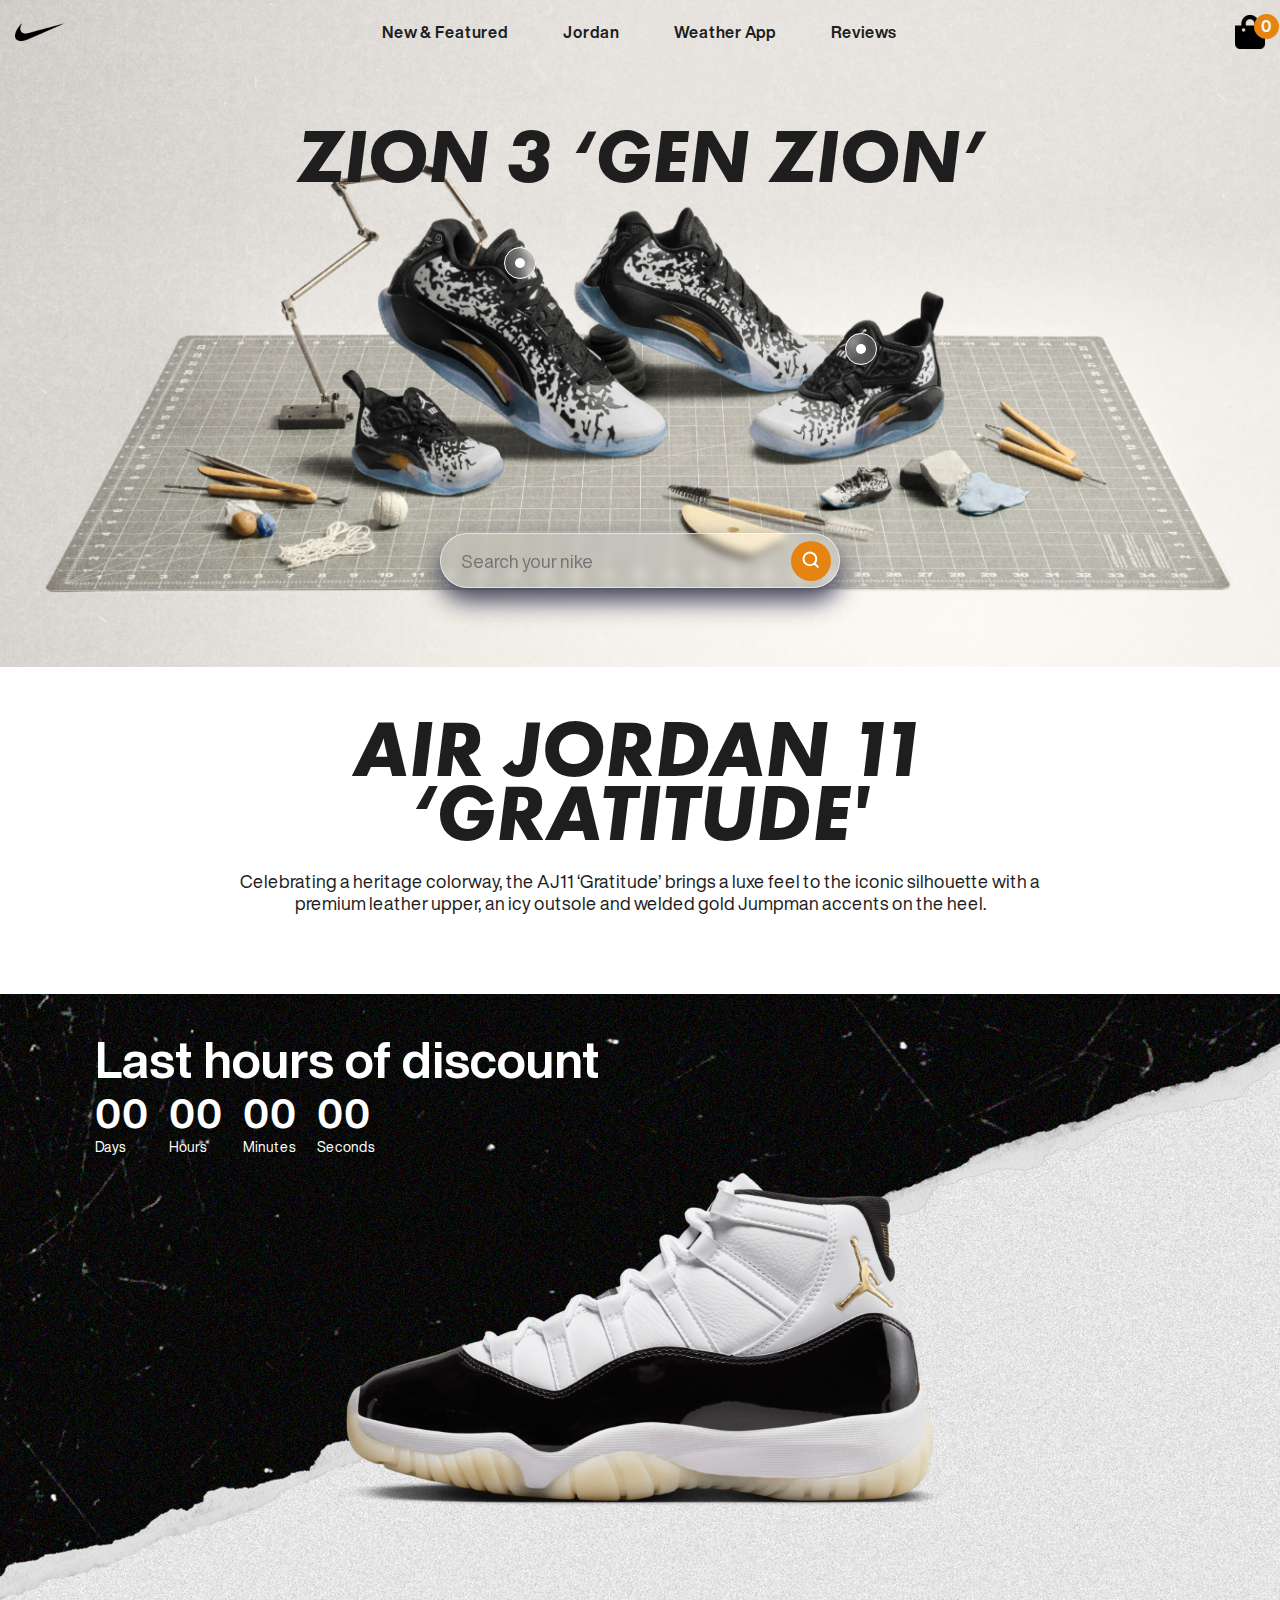
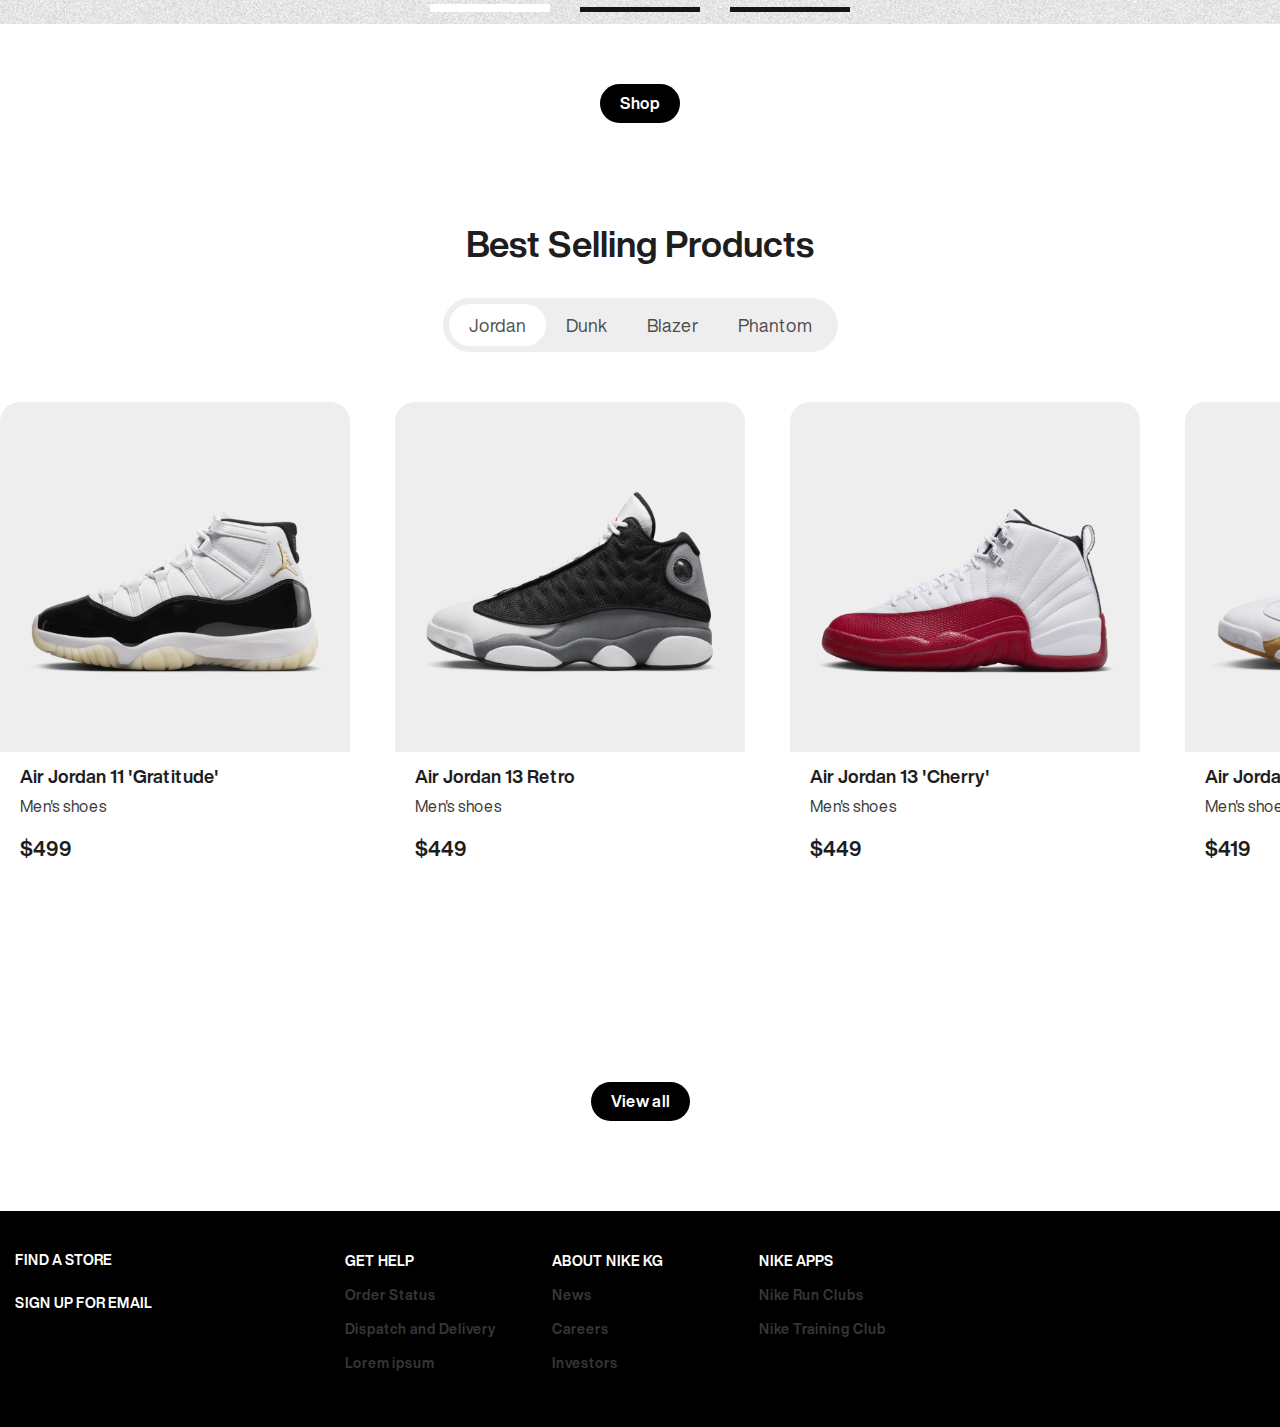
<file: index.html>
<!DOCTYPE html>
<html lang="en">
<head>
    <meta charset="UTF-8">
    <title>Nike Store</title>
    <link
        rel="stylesheet"
        href="https://cdn.jsdelivr.net/npm/swiper@11/swiper-bundle.min.css"
    />
    <link rel="stylesheet" href="css/main.css">
</head>
<body>
   <header class="header">
       <div class="container">
           <nav class="header__nav nav">

               <a href="index.html" class="nav__logo">
                   <img src="images/icons/nike-logo.png" alt="" class="logo-img">
               </a>

               <ul class="nav-list">
                   <li class="nav-list__item">
                       <a class="nav-list__link" href="pages/products-page.html">New & Featured</a>
                   </li>
                   <li class="nav-list__item">
                       <a class="nav-list__link" href="pages/jordan-page.html">Jordan</a>
                   </li>
                   <li class="nav-list__item">
                       <a class="nav-list__link" href="pages/about-us.html">Weather App</a>
                   </li>
                   <li class="nav-list__item">
                       <a class="nav-list__link" href="pages/review-page.html">Reviews</a>
                   </li>
               </ul>

               <a id="btn-get" class="cart" href="#">
                   <img class="cart__img" src="images/icons/shopping-cart.png" alt="">
                   <div class="cart__count">0</div>
               </a>

           </nav>

           <div class="header__content">

               <h1 class="header_title">ZION 3 ‘GEN ZION’</h1>

               <form action="" class=" header__search search-form">
                   <input placeholder="Search your nike" type="text" class="search-form_input" autocomplete="off">
                   <button class="search-form_btn">
                       <img src="images/icons/search.svg" alt="Search">
                   </button>
               </form>

           </div>

           <div class="header__dot-sneakers-men">
               <button class="info-dot">
                   <div class="info-dot__circle"></div>
                   <div class="info-dot__radius"></div>
               </button>
               <div class="info-hint none">

                   <label>
                       <input type="radio" name="mens-sneakers" class="info-hint__radio">
                       <div class="info-hint__radio-fake info-hint__radio-fake--orange"></div>
                   </label>

                   <label>
                       <input type="radio" name="mens-sneakers" class="info-hint__radio">
                       <div class="info-hint__radio-fake info-hint__radio-fake--dark-blue"></div>
                   </label>

                   <label>
                       <input type="radio" name="mens-sneakers" class="info-hint__radio">
                       <div class="info-hint__radio-fake info-hint__radio-fake--gray"></div>
                   </label>

               </div>
           </div>
           <div class="header__dot-sneakers-women">
               <button class="info-dot">
                   <div class="info-dot__circle"></div>
                   <div class="info-dot__radius"></div>
               </button>
               <div class="info-hint none">

                   <label>
                       <input type="radio" name="mens-sneakers" class="info-hint__radio">
                       <div class="info-hint__radio-fake info-hint__radio-fake--orange"></div>
                   </label>

                   <label>
                       <input type="radio" name="mens-sneakers" class="info-hint__radio">
                       <div class="info-hint__radio-fake info-hint__radio-fake--biruza"></div>
                   </label>

                   <label>
                       <input type="radio" name="mens-sneakers" class="info-hint__radio">
                       <div class="info-hint__radio-fake info-hint__radio-fake--gray"></div>
                   </label>

               </div>

           </div>

       </div>
   </header>
   <section class="jordan-section">
       <div class="">
           <div class="jordan-section__inner">
               <h2 class="title">AIR JORDAN 11 ‘GRATITUDE'</h2>
               <p class="desc">Celebrating a heritage colorway, the AJ11 ‘Gratitude’ brings a luxe
                   feel to the iconic silhouette with a premium leather upper, an icy outsole and
                   welded gold Jumpman accents on the heel.</p>
           </div>
           <div class="slider">
               <div class="swiper">
                   <div class="swiper-wrapper">
                       <div class="swiper-slide" style="background-image: url('/images/header/BLOG-DEKSTOP.png');">

                           <div class="swiper-slide__inner">
                               <h3 class="discount-title">Last hours of discount</h3>
                               <div class="countdown-content">
                                   <div>
                                       <p id="days">00</p>
                                       <span>Days</span>
                                   </div>
                                   <div>
                                       <p id="hours">00</p>
                                       <span>Hours</span>
                                   </div>
                                   <div>
                                       <p id="minutes">00</p>
                                       <span>Minutes</span>
                                   </div>
                                   <div>
                                       <p id="seconds">00</p>
                                       <span>Seconds</span>
                                   </div>
                               </div>
                           </div>

                       </div>
                       <div class="swiper-slide" style="background-image: url('/images/header/Jordan_HO23.png');"></div>
                       <div class="swiper-slide" style="background-image: url('/images/header/Jordan_HO23_Lookbook_Collections_Kids_MVP_Look1_Dotcom_HP-P1_Desktop-min.png');"></div>
                   </div>
                   <div class="swiper-pagination"></div>
               </div>
           </div>
           <div class="shop-btn">
               <a href="">Shop</a>
           </div>
       </div>
   </section>
   <section class="products">
       <div class="container">
           <h4 class="products__title">Best Selling Products</h4>
           <div class="products__tabs">
               <div class="tab-controls">
                   <div class="tab-controls__btn tab-controls__btn--active">Jordan</div>
                   <div class="tab-controls__btn">Dunk</div>
                   <div class="tab-controls__btn">Blazer</div>
                   <div class="tab-controls__btn">Phantom</div>
               </div>
           </div>
           <div class="products__slider-section">
               <div class="products__slider">
                   <div class="swiper-wrapper product-cards">
                       <div class="product__card swiper-slide">
                           <div class="card__photo">
                               <a href="#">
                                   <img src="/images/products/gratitude.webp" alt="jordan gratitude">
                               </a>
                           </div>
                           <div class="card__desc">
                               <div class="card__desc-name">
                                   <a href="#">
                                       <span>Air Jordan 11 'Gratitude'</span>
                                   </a>
                               </div>
                               <div class="card__desc-category">
                                   <span>Men's shoes</span>
                               </div>
                               <div class="card__desc-price">
                                   <span>$499</span>
                               </div>
                           </div>
                       </div>
                       <div class="product__card swiper-slide">
                           <div class="card__photo">
                               <a href="#">
                                   <img src="/images/products/air-jordan-13-retro.png" alt="jordan gratitude">
                               </a>
                           </div>
                           <div class="card__desc">
                               <div class="card__desc-name">
                                   <a href="#">
                                       <span>Air Jordan 13 Retro</span>
                                   </a>
                               </div>
                               <div class="card__desc-category">
                                   <span>Men's shoes</span>
                               </div>
                               <div class="card__desc-price">
                                   <span>$449</span>
                               </div>
                           </div>
                       </div>
                       <div class="product__card swiper-slide">
                           <div class="card__photo">
                               <a href="#">
                                   <img src="/images/products/jordan-red.png" alt="jordan gratitude">
                               </a>
                           </div>
                           <div class="card__desc">
                               <div class="card__desc-name">
                                   <a href="#">
                                       <span>Air Jordan 13 'Cherry'</span>
                                   </a>
                               </div>
                               <div class="card__desc-category">
                                   <span>Men's shoes</span>
                               </div>
                               <div class="card__desc-price">
                                   <span>$449</span>
                               </div>
                           </div>
                       </div>
                       <div class="product__card swiper-slide">
                           <div class="card__photo">
                               <a href="#">
                                   <img src="/images/products/air-jordan-13-retro-orange.png" alt="jordan gratitude">
                               </a>
                           </div>
                           <div class="card__desc">
                               <div class="card__desc-name">
                                   <a href="#">
                                       <span>Air Jordan 13 'Cherry'</span>
                                   </a>
                               </div>
                               <div class="card__desc-category">
                                   <span>Men's shoes</span>
                               </div>
                               <div class="card__desc-price">
                                   <span>$419</span>
                               </div>
                           </div>
                       </div>
                       <div class="product__card swiper-slide">
                           <div class="card__photo">
                               <a href="#">
                                   <img src="/images/products/air-jordan-xxxxvii.png" alt="jordan gratitude">
                               </a>
                           </div>
                           <div class="card__desc">
                               <div class="card__desc-name">
                                   <a href="#">
                                       <span>Air Jordan XXXVIII 'FIBA''</span>
                                   </a>
                               </div>
                               <div class="card__desc-category">
                                   <span>Basketball shoes</span>
                               </div>
                               <div class="card__desc-price">
                                   <span>$419</span>
                               </div>
                           </div>
                       </div>
                       <div class="product__card swiper-slide">
                           <div class="card__photo">
                               <a href="#">
                                   <img src="/images/products/air-jordan-jumpan.png" alt="jordan gratitude">
                               </a>
                           </div>
                           <div class="card__desc">
                               <div class="card__desc-name">
                                   <a href="#">
                                       <span>Jordan Jumpman Pro</span>
                                   </a>
                               </div>
                               <div class="card__desc-category">
                                   <span>Men's shoes</span>
                               </div>
                               <div class="card__desc-price">
                                   <span>$399</span>
                               </div>
                           </div>
                       </div>
                   </div>
               </div>
               <div class="products__slider2">
                   <div class="swiper-wrapper product-cards">
                       <div class="product__card swiper-slide">
                           <div class="card__photo">
                               <a href="#">
                                   <img src="/images/products/dunk-low-black.png" alt="nike dunk sneakers">
                               </a>
                           </div>
                           <div class="card__desc">
                               <div class="card__desc-name">
                                   <a href="#">
                                       <span>Nike Dunk Low'</span>
                                   </a>
                               </div>
                               <div class="card__desc-category">
                                   <span>Shoes</span>
                               </div>
                               <div class="card__desc-price">
                                   <span>$399</span>
                               </div>
                           </div>
                       </div>
                       <div class="product__card swiper-slide">
                           <div class="card__photo">
                               <a href="#">
                                   <img src="/images/products/dunk-low-blue.png" alt="nike dunk sneakers">
                               </a>
                           </div>
                           <div class="card__desc">
                               <div class="card__desc-name">
                                   <a href="#">
                                       <span>Nike Dunk Low'</span>
                                   </a>
                               </div>
                               <div class="card__desc-category">
                                   <span>Shoes</span>
                               </div>
                               <div class="card__desc-price">
                                   <span>$399</span>
                               </div>
                           </div>
                       </div>
                       <div class="product__card swiper-slide">
                           <div class="card__photo">
                               <a href="#">
                                   <img src="/images/products/dunk-sunflower.png" alt="nike dunk sneakers">
                               </a>
                           </div>
                           <div class="card__desc">
                               <div class="card__desc-name">
                                   <a href="#">
                                       <span>Nike Dunk Low'</span>
                                   </a>
                               </div>
                               <div class="card__desc-category">
                                   <span>Shoes</span>
                               </div>
                               <div class="card__desc-price">
                                   <span>$399</span>
                               </div>
                           </div>
                       </div>
                       <div class="product__card swiper-slide">
                           <div class="card__photo">
                               <a href="#">
                                   <img src="/images/products/dunk-low-orange.png" alt="nike dunk sneakers">
                               </a>
                           </div>
                           <div class="card__desc">
                               <div class="card__desc-name">
                                   <a href="#">
                                       <span>Nike Dunk Low'</span>
                                   </a>
                               </div>
                               <div class="card__desc-category">
                                   <span>Shoes</span>
                               </div>
                               <div class="card__desc-price">
                                   <span>$449</span>
                               </div>
                           </div>
                       </div>
                       <div class="product__card swiper-slide">
                           <div class="card__photo">
                               <a href="#">
                                   <img src="/images/products/dunk-high-retro.png" alt="nike dunk sneakers">
                               </a>
                           </div>
                           <div class="card__desc">
                               <div class="card__desc-name">
                                   <a href="#">
                                       <span>Nike Dunk Low'</span>
                                   </a>
                               </div>
                               <div class="card__desc-category">
                                   <span>Shoes</span>
                               </div>
                               <div class="card__desc-price">
                                   <span>$399</span>
                               </div>
                           </div>
                       </div>
                       <div class="product__card swiper-slide">
                           <div class="card__photo">
                               <a href="#">
                                   <img src="/images/products/dunk-low-white.png" alt="nike dunk sneakers">
                               </a>
                           </div>
                           <div class="card__desc">
                               <div class="card__desc-name">
                                   <a href="#">
                                       <span>Nike Dunk Low'</span>
                                   </a>
                               </div>
                               <div class="card__desc-category">
                                   <span>Shoes</span>
                               </div>
                               <div class="card__desc-price">
                                   <span>$399</span>
                               </div>
                           </div>
                       </div>
                   </div>
               </div>
               <div class="products__slider3">
                   <div class="swiper-wrapper product-cards">
                       <div class="product__card swiper-slide">
                           <div class="card__photo">
                               <a href="#">
                                   <img src="/images/products/blazer-mid-vintage.png" alt="nike blazer sneakers">
                               </a>
                           </div>
                           <div class="card__desc">
                               <div class="card__desc-name">
                                   <a href="#">
                                       <span>Nike Blazer Mid '77 Vintage'</span>
                                   </a>
                               </div>
                               <div class="card__desc-category">
                                   <span>Men's shoes</span>
                               </div>
                               <div class="card__desc-price">
                                   <span>$349</span>
                               </div>
                           </div>
                       </div>
                       <div class="product__card swiper-slide">
                           <div class="card__photo">
                               <a href="#">
                                   <img src="/images/products/blazer-mid-77-jumbo.png" alt="nike blazer sneakers">
                               </a>
                           </div>
                           <div class="card__desc">
                               <div class="card__desc-name">
                                   <a href="#">
                                       <span>Nike Blazer Mid '77 Jumbo</span>
                                   </a>
                               </div>
                               <div class="card__desc-category">
                                   <span>Men's shoes</span>
                               </div>
                               <div class="card__desc-price">
                                   <span>$329</span>
                               </div>
                           </div>
                       </div>
                       <div class="product__card swiper-slide">
                           <div class="card__photo">
                               <a href="#">
                                   <img src="/images/products/blazer-mid-77-zoom.png" alt="nike blazer sneakers">
                               </a>
                           </div>
                           <div class="card__desc">
                               <div class="card__desc-name">
                                   <a href="#">
                                       <span>Nike SB Zoom Blazer Mid</span>
                                   </a>
                               </div>
                               <div class="card__desc-category">
                                   <span>Skate Shoes</span>
                               </div>
                               <div class="card__desc-price">
                                   <span>$339</span>
                               </div>
                           </div>
                       </div>
                       <div class="product__card swiper-slide">
                           <div class="card__photo">
                               <a href="#">
                                   <img src="/images/products/blazer-bright-blue.png" alt="nike blazer sneakers">
                               </a>
                           </div>
                           <div class="card__desc">
                               <div class="card__desc-name">
                                   <a href="#">
                                       <span>Nike Blazer Mid '77</span>
                                   </a>
                               </div>
                               <div class="card__desc-category">
                                   <span>Shoes</span>
                               </div>
                               <div class="card__desc-price">
                                   <span>$299</span>
                               </div>
                           </div>
                       </div>
                       <div class="product__card swiper-slide">
                           <div class="card__photo">
                               <a href="#">
                                   <img src="/images/products/blazer-red.png" alt="nike blazer sneakers">
                               </a>
                           </div>
                           <div class="card__desc">
                               <div class="card__desc-name">
                                   <a href="#">
                                       <span>Nike Blazer Mid '77 Vintage'</span>
                                   </a>
                               </div>
                               <div class="card__desc-category">
                                   <span>Men's shoes</span>
                               </div>
                               <div class="card__desc-price">
                                   <span>$399</span>
                               </div>
                           </div>
                       </div>
                   </div>
               </div>
               <div class="products__slider4">
                   <div class="swiper-wrapper product-cards">
                       <div class="product__card swiper-slide">
                           <div class="card__photo">
                               <a href="#">
                                   <img src="/images/products/phatnom-elite.png" alt="nike phantom elite">
                               </a>
                           </div>
                           <div class="card__desc">
                               <div class="card__desc-name">
                                   <a href="#">
                                       <span>Nike Phantom GX Elite SE</span>
                                   </a>
                               </div>
                               <div class="card__desc-category">
                                   <span>FG Low-Top Football Boot</span>
                               </div>
                               <div class="card__desc-price">
                                   <span>$699</span>
                               </div>
                           </div>
                       </div>
                       <div class="product__card swiper-slide">
                           <div class="card__photo">
                               <a href="#">
                                   <img src="/images/products/phantom-dynamic.png" alt="nike blazer sneakers">
                               </a>
                           </div>
                           <div class="card__desc">
                               <div class="card__desc-name">
                                   <a href="#">
                                       <span>Nike Phantom GX Elite</span>
                                   </a>
                               </div>
                               <div class="card__desc-category">
                                   <span>Firm-Ground High-Top Football Boot</span>
                               </div>
                               <div class="card__desc-price">
                                   <span>$649</span>
                               </div>
                           </div>
                       </div>
                       <div class="product__card swiper-slide">
                           <div class="card__photo">
                               <a href="#">
                                   <img src="/images/products/mercurial-superfly.png" alt="nike blazer sneakers">
                               </a>
                           </div>
                           <div class="card__desc">
                               <div class="card__desc-name">
                                   <a href="#">
                                       <span>Nike Zoom Mercurial Superfly 9 Elite</span>
                                   </a>
                               </div>
                               <div class="card__desc-category">
                                   <span>Firm-Ground Football Boot</span>
                               </div>
                               <div class="card__desc-price">
                                   <span>$599</span>
                               </div>
                           </div>
                       </div>
                       <div class="product__card swiper-slide">
                           <div class="card__photo">
                               <a href="#">
                                   <img src="/images/products/mercurial-vapor-elite.png" alt="nike blazer sneakers">
                               </a>
                           </div>
                           <div class="card__desc">
                               <div class="card__desc-name">
                                   <a href="#">
                                       <span>Nike Mercurial Vapor 15 Elite</span>
                                   </a>
                               </div>
                               <div class="card__desc-category">
                                   <span>Firm-Ground Low-Top Football Boot</span>
                               </div>
                               <div class="card__desc-price">
                                   <span>$599</span>
                               </div>
                           </div>
                       </div>
                       <div class="product__card swiper-slide">
                           <div class="card__photo">
                               <a href="#">
                                   <img src="/images/products/nike-tiempo-legend.png" alt="nike tiempo legend">
                               </a>
                           </div>
                           <div class="card__desc">
                               <div class="card__desc-name">
                                   <a href="#">
                                       <span>Nike Tiempo Legend 10 Elite</span>
                                   </a>
                               </div>
                               <div class="card__desc-category">
                                   <span>Firm-Ground Low-Top Football Boot</span>
                               </div>
                               <div class="card__desc-price">
                                   <span>$449</span>
                               </div>
                           </div>
                       </div>
                   </div>
               </div>
           </div>
           <div class="shop-btn">
               <a href="pages/products-page.html">View all</a>
           </div>
       </div>
   </section>
   <footer class="footer">
       <div class="container">
           <div class="footer__main">
               <div class="footer__left-container">
                   <div class="footer__first-column">
                       <a href="#">FIND A STORE</a>
                       <a href="#">SIGN UP FOR EMAIL</a>
                   </div>
                   <div class="footer__second-column">
                       <ul>
                           <li>
                               <a class="main-link" href="">GET HELP</a>
                           </li>
                           <li>
                               <a href="">Order Status</a>
                           </li>
                           <li>
                               <a href="">Dispatch and Delivery</a>
                           </li>
                           <li>
                               <a href="">Lorem ipsum</a>
                           </li>
                       </ul>
                   </div>
                   <div class="footer__second-column">
                       <ul>
                           <li>
                               <a class="main-link" href="">About NIKE KG</a>
                           </li>
                           <li>
                               <a href="">News</a>
                           </li>
                           <li>
                               <a href="">Careers</a>
                           </li>
                           <li>
                               <a href="">Investors</a>
                           </li>
                       </ul>
                   </div>
                   <div class="footer__second-column">
                       <ul>
                           <li>
                               <a class="main-link" href="">Nike Apps</a>
                           </li>
                           <li>
                               <a href="">Nike Run Clubs</a>
                           </li>
                           <li>
                               <a href="">Nike Training Club</a>
                           </li>
                       </ul>
                   </div>

               </div>
               <div class="footer__right-container"></div>
           </div>
       </div>
   </footer>
   <div class="modal">
       <div class="modal_dialog">
           <div class="modal_content">
               <form action="#">
                   <div class="modal_close">&times;</div>
                   <div class="modal_title">Get 20% Off Your First Order</div>
                   <input
                           placeholder="Email address"
                           name="email"
                           type="email"
                           class="modal_input"
                   >
                   <button class="btn btn_dark btn_min">Get my 20% OFF</button>
                   <div class="gmail-result"></div>
               </form>
           </div>
       </div>
   </div>
   <script src="https://cdn.jsdelivr.net/npm/swiper@11/swiper-bundle.min.js"></script>
</body>
<script src="js/app.js"></script>
<script src="js/modal.js"></script>
</html>
</file>
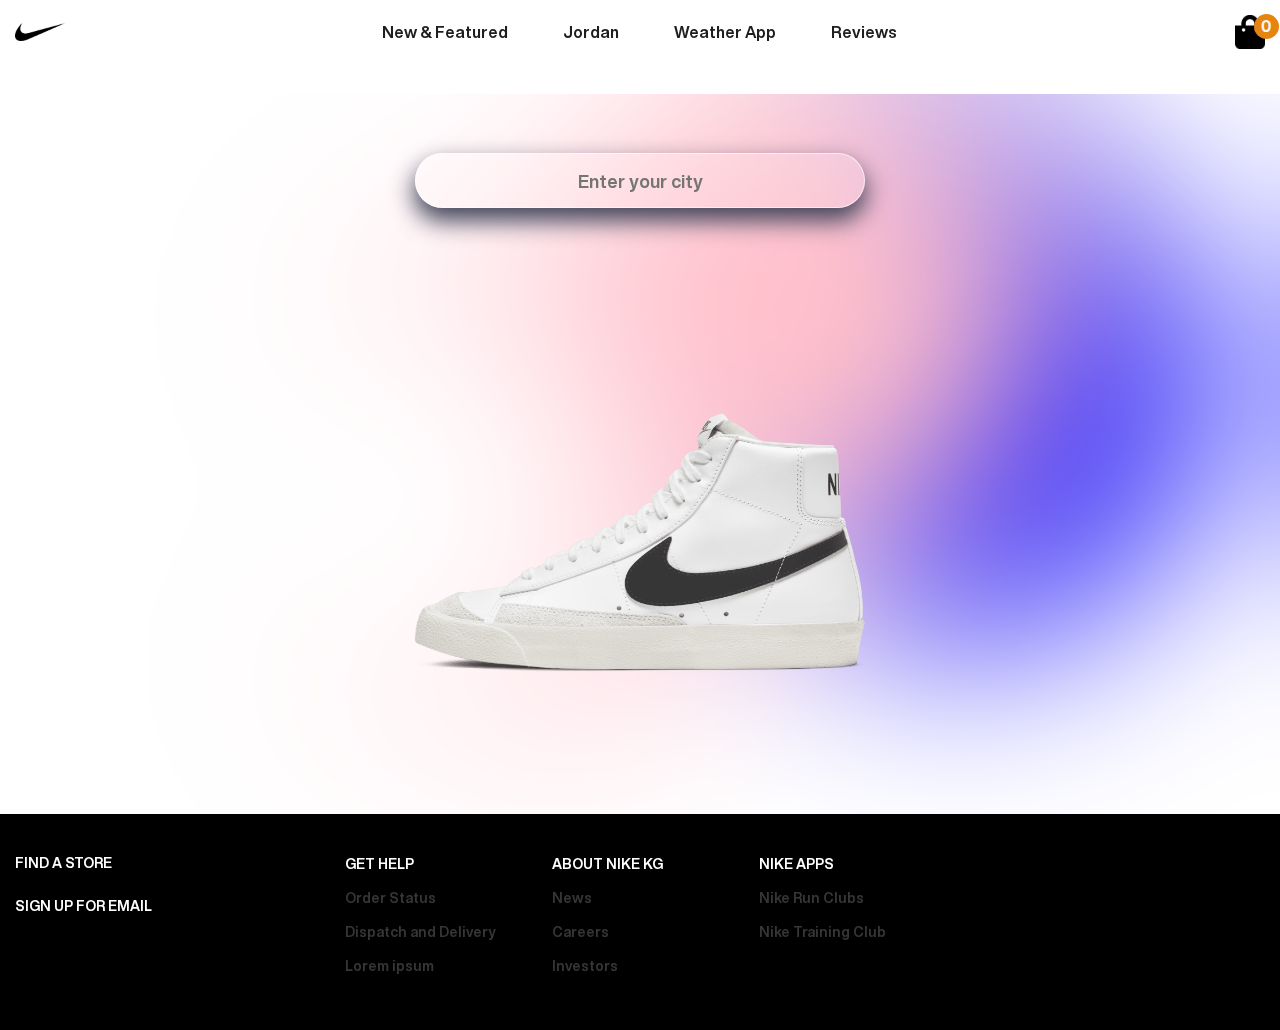
<file: pages/about-us.html>
<!DOCTYPE html>
<html lang="en">
<head>
    <meta charset="UTF-8">
    <title>About Us</title>
    <link rel="stylesheet" href="https://cdn.jsdelivr.net/npm/swiper@11/swiper-bundle.min.css" />
    <link rel="stylesheet" href="https://fonts.googleapis.com/css2?family=Material+Symbols+Outlined:opsz,wght,FILL,GRAD@24,400,0,0"/>
    <link rel="stylesheet" href="../css/main.css">
</head>
<body>
    <div class="wrapper">
        <header class="header-page">
            <div class="container">
                <nav class="header__nav nav">

                    <a href="../index.html" class="nav__logo">
                        <img src="/images/icons/nike-logo.png" alt="" class="logo-img">
                    </a>

                    <ul class="nav-list">
                        <li class="nav-list__item">
                            <a class="nav-list__link" href="../pages/products-page.html">New & Featured</a>
                        </li>
                        <li class="nav-list__item">
                            <a class="nav-list__link" href="../pages/jordan-page.html">Jordan</a>
                        </li>
                        <li class="nav-list__item">
                            <a class="nav-list__link" href="../pages/about-us.html">Weather App</a>
                        </li>
                        <li class="nav-list__item">
                            <a class="nav-list__link" href="../pages/review-page.html">Reviews</a>
                        </li>
                    </ul>

                    <a id="btn-get" class="cart" href="#">
                        <img class="cart__img" src="/images/icons/shopping-cart.png" alt="">
                        <div class="cart__count">0</div>
                    </a>

                </nav>
            </div>
        </header>
        <section class="blobs__main-section">
            <div class="blobs">
                <div class="blobs__glass"></div>
                <div class="blobs__items">

                    <div class="blob blob--blue"></div>
                    <div class="blob blob--blue"></div>
                    <div class="blob blob--orange"></div>
                    <div class="blob blob--orange"></div>
                    <div class="blob blob--white"></div>

                </div>
            </div>
        </section>
        <section class="weather">
            <div class="search-section">
                <form action="#" class="weather__search-form">
                    <input placeholder="Enter your city"
                           type="text" class="weather__search-form_input">
                </form>
            </div>
            <div class="result-section">
                <div class="result-section__image">
                    <div class="image__inner">
                        <span class="city"></span>
                        <span class="temp"></span>
                    </div>
                    <div>
                        <span class="icon material-symbols-outlined"></span>
                    </div>
                    <img src="../images/products/blazer-mid-vintage.png" alt="#">

                </div>
            </div>
        </section>
        <footer class="footer">
            <div class="container">
                <div class="footer__main">
                    <div class="footer__left-container">
                        <div class="footer__first-column">
                            <a href="#">FIND A STORE</a>
                            <a href="#">SIGN UP FOR EMAIL</a>
                        </div>
                        <div class="footer__second-column">
                            <ul>
                                <li>
                                    <a class="main-link" href="">GET HELP</a>
                                </li>
                                <li>
                                    <a href="">Order Status</a>
                                </li>
                                <li>
                                    <a href="">Dispatch and Delivery</a>
                                </li>
                                <li>
                                    <a href="">Lorem ipsum</a>
                                </li>
                            </ul>
                        </div>
                        <div class="footer__second-column">
                            <ul>
                                <li>
                                    <a class="main-link" href="">About NIKE KG</a>
                                </li>
                                <li>
                                    <a href="">News</a>
                                </li>
                                <li>
                                    <a href="">Careers</a>
                                </li>
                                <li>
                                    <a href="">Investors</a>
                                </li>
                            </ul>
                        </div>
                        <div class="footer__second-column">
                            <ul>
                                <li>
                                    <a class="main-link" href="">Nike Apps</a>
                                </li>
                                <li>
                                    <a href="">Nike Run Clubs</a>
                                </li>
                                <li>
                                    <a href="">Nike Training Club</a>
                                </li>
                            </ul>
                        </div>

                    </div>
                    <div class="footer__right-container"></div>
                </div>
            </div>
        </footer>
    </div>
    <div class="modal">
        <div class="modal_dialog">
            <div class="modal_content">
                <form action="#">
                    <div class="modal_close">&times;</div>
                    <div class="modal_title">Get 20% Off Your First Order</div>
                    <input
                            required
                            placeholder="Email address"
                            name="name"
                            type="text"
                            class="modal_input"
                    >
                    <button class="btn btn_dark btn_min">Get my 20% OFF</button>
                    <div class="gmail-result"></div>
                </form>
            </div>
        </div>
    </div>
    <script src="https://cdn.jsdelivr.net/npm/swiper@11/swiper-bundle.min.js"></script>
    <script src="https://cdnjs.cloudflare.com/ajax/libs/gsap/3.12.5/gsap.min.js"></script>
    <script src="../js/about-page.js"></script>
    <script src="../js/modal.js"></script>
</body>

</html>
</file>
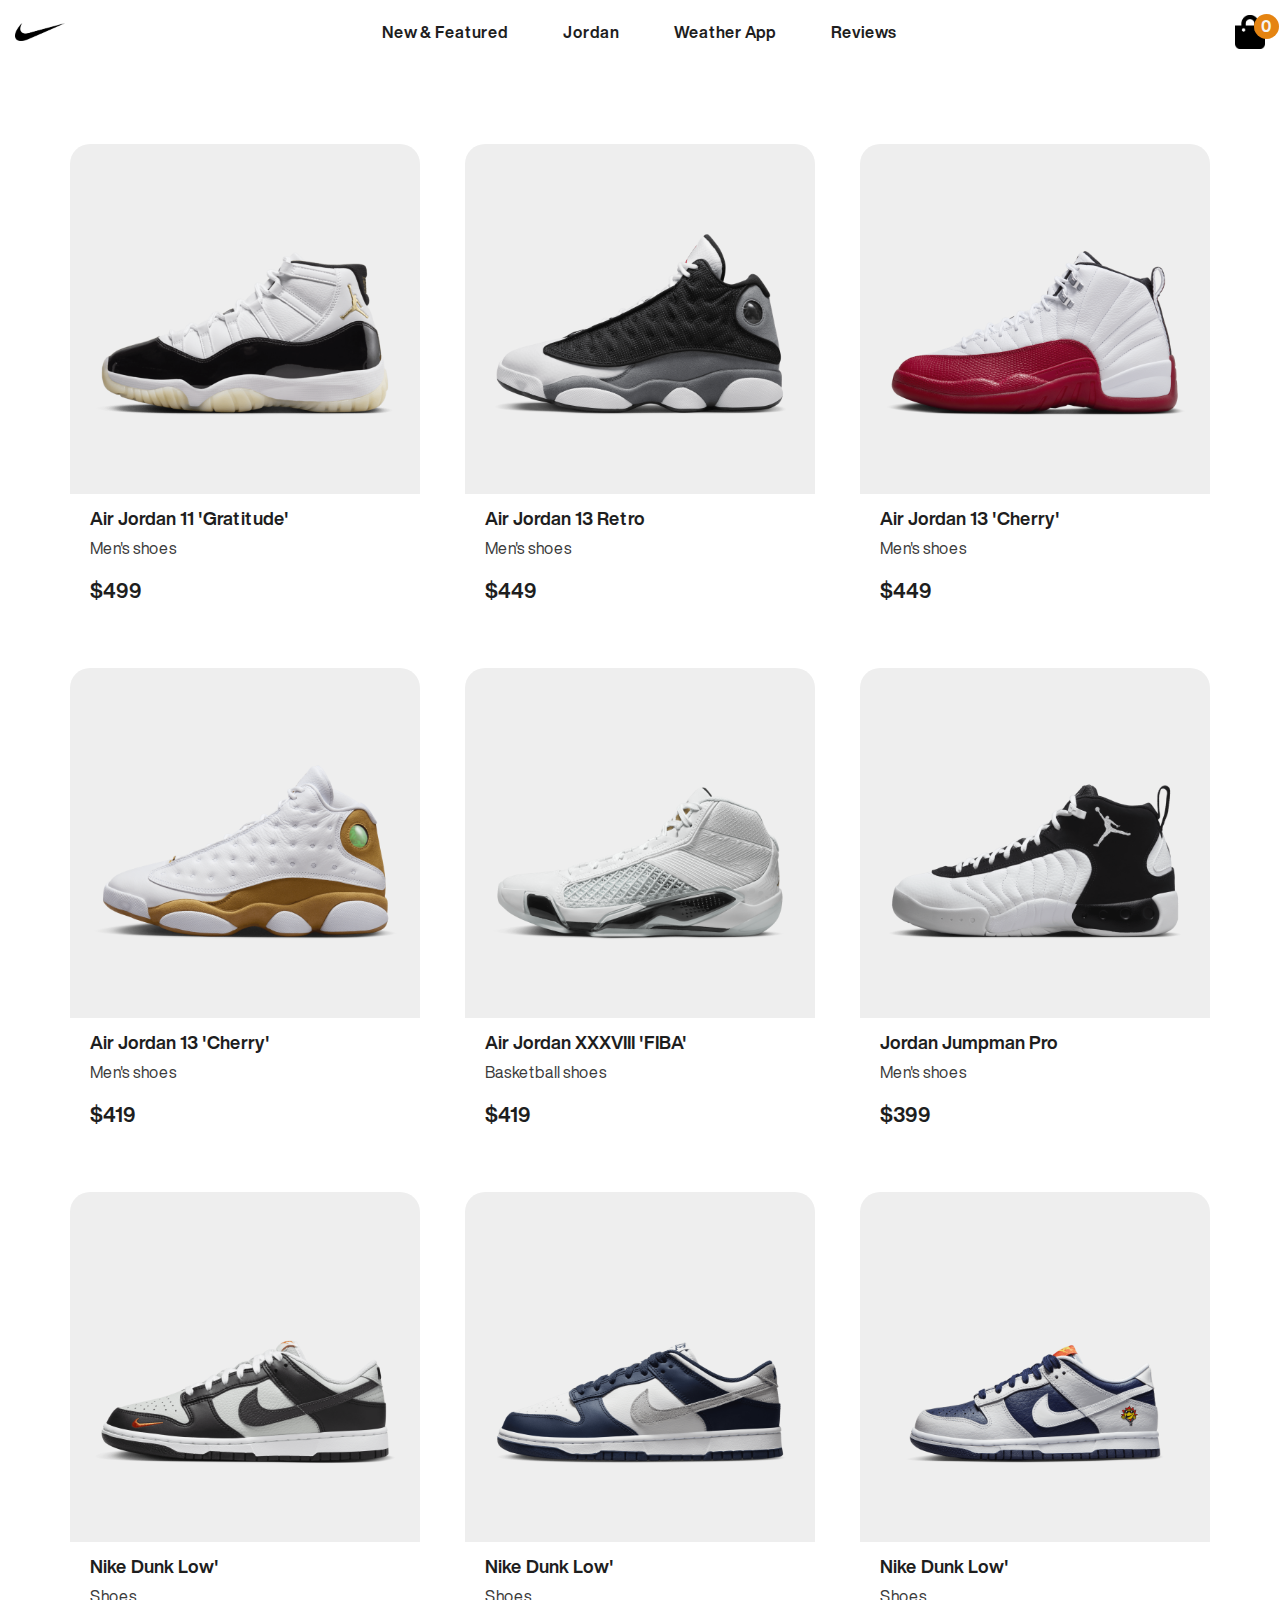
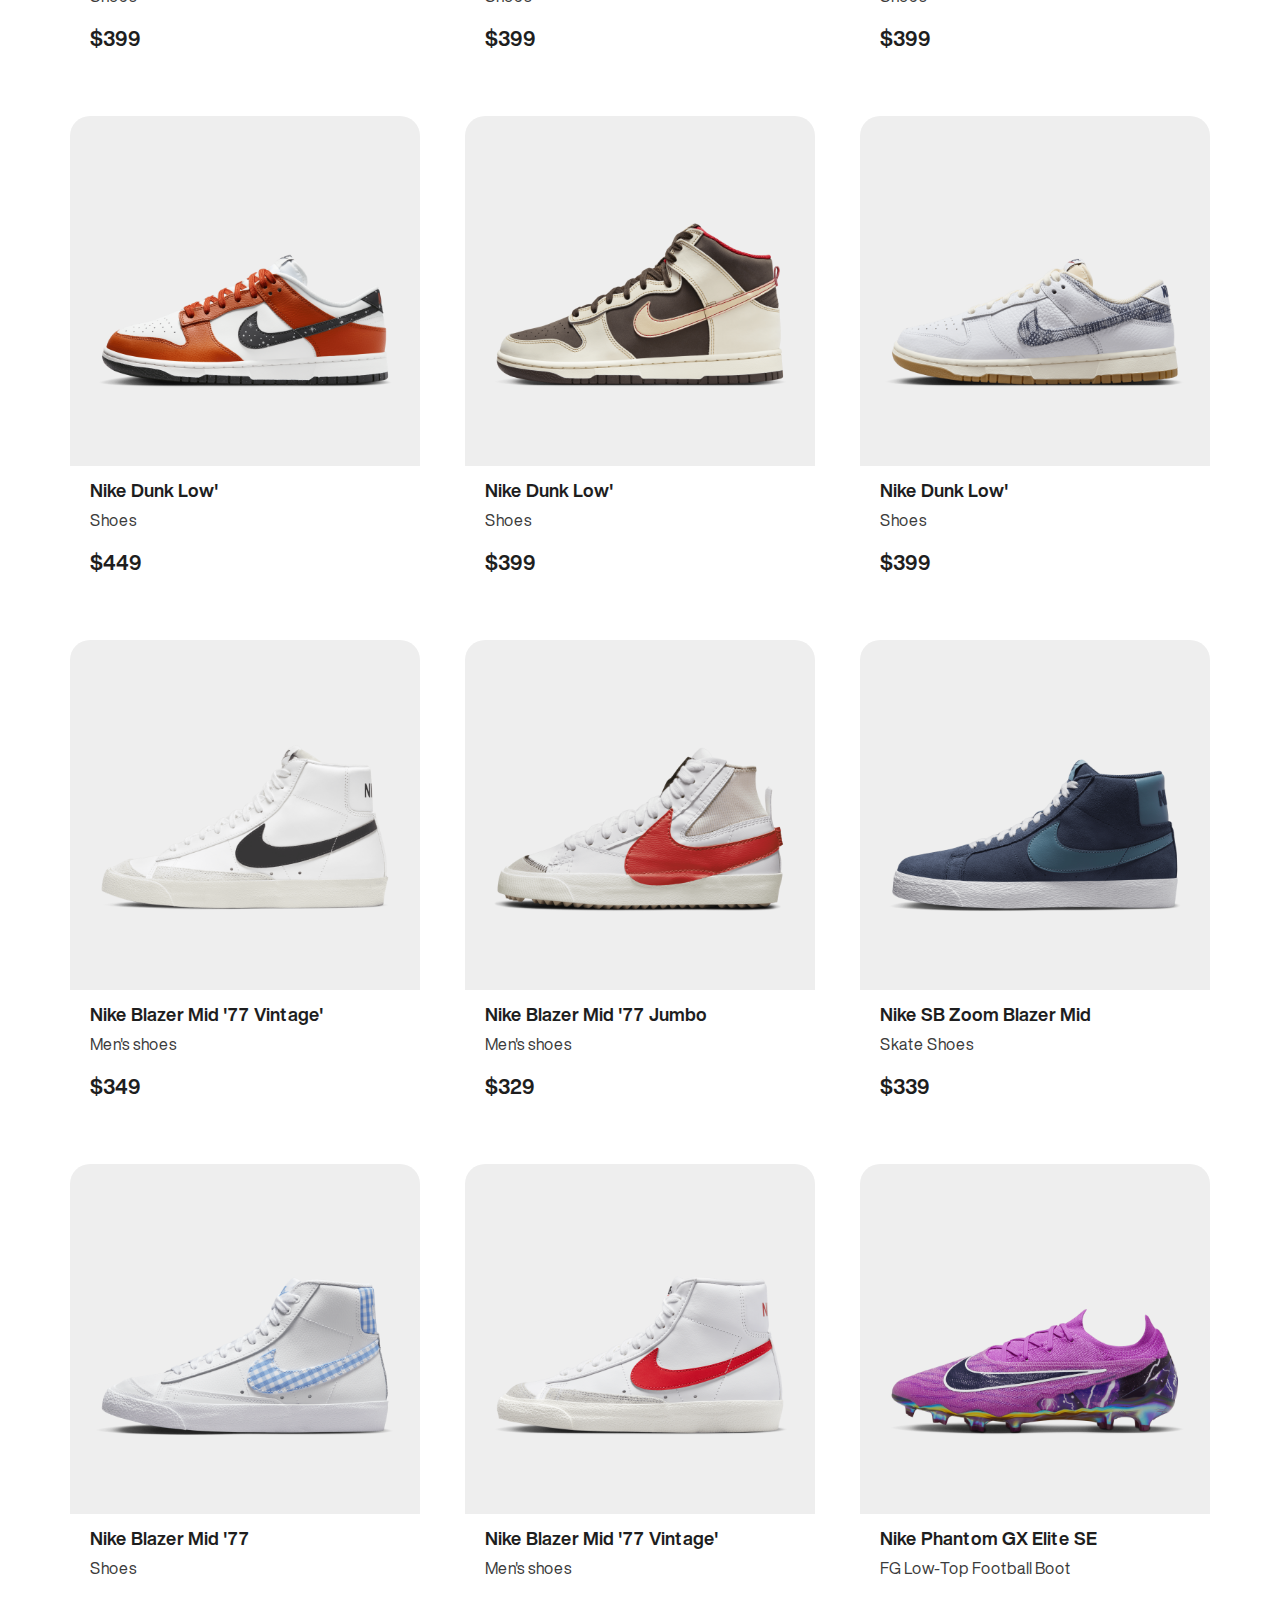
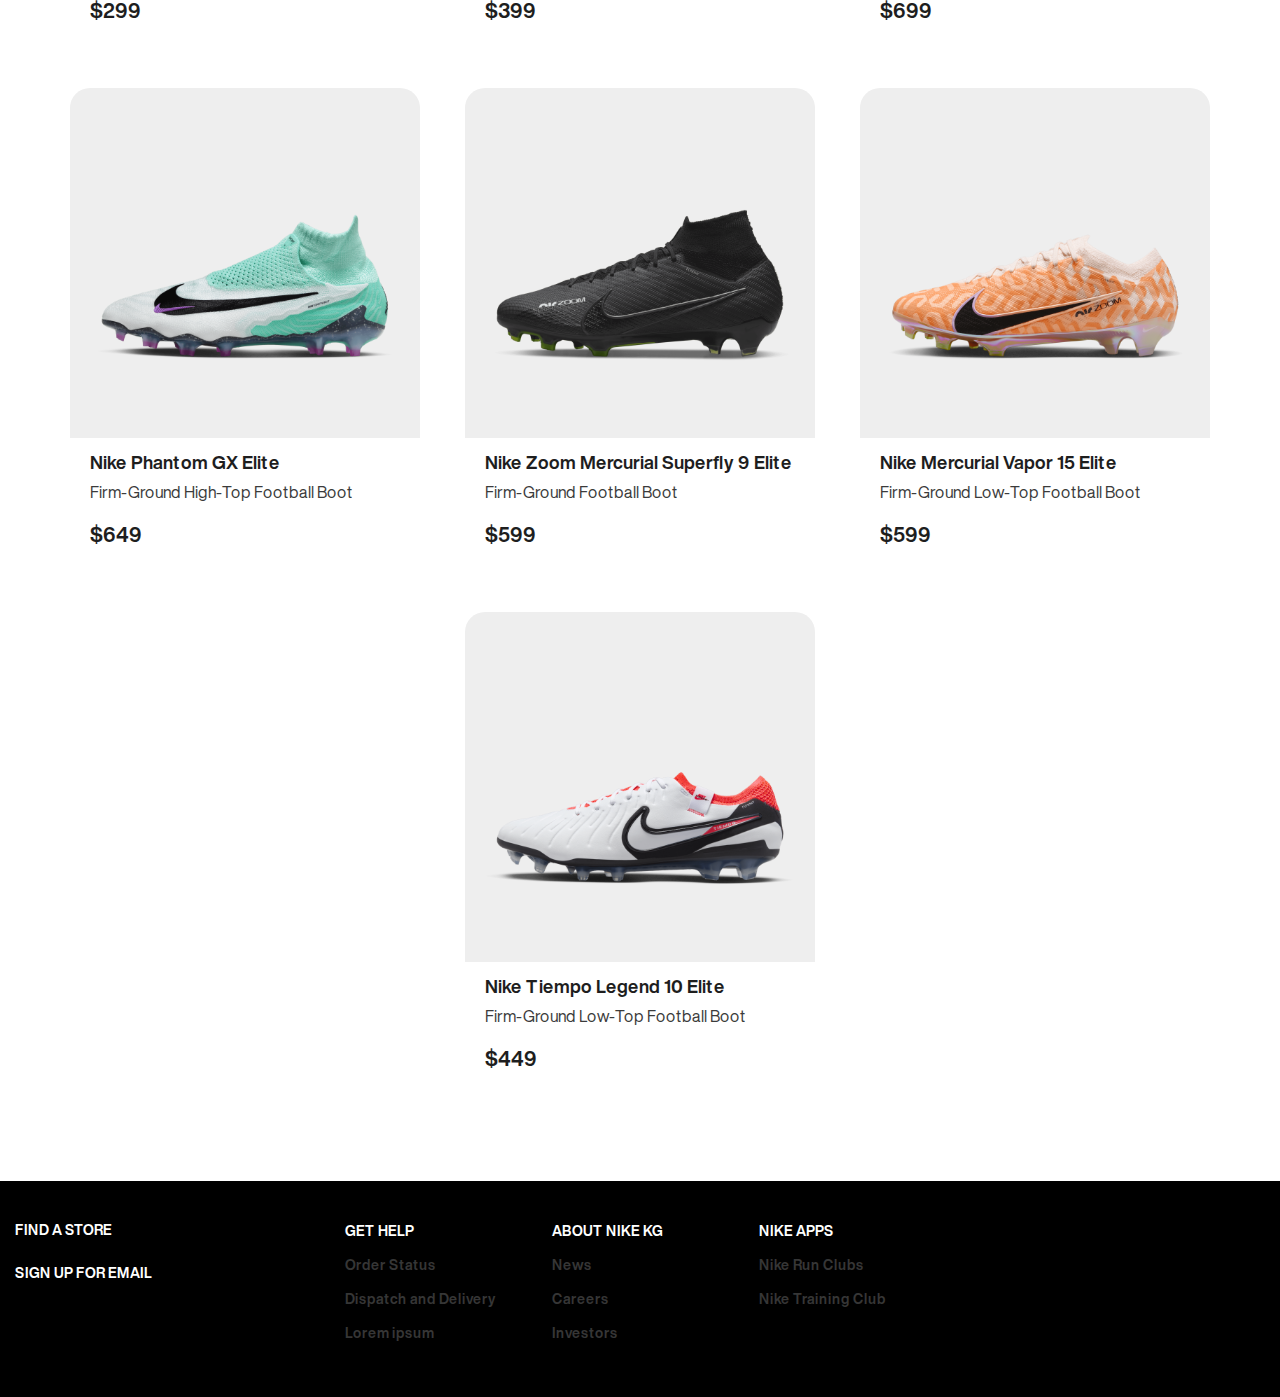
<file: pages/products-page.html>
<!DOCTYPE html>
<html lang="en">
<head>
    <meta charset="UTF-8">
    <title>Products-page</title>
    <link rel="stylesheet" href="../css/main.css">
</head>
<body>
    <div class="wrapper">
        <header class="header-page">
            <div class="container">
                <nav class="header__nav nav">

                    <a href="../index.html" class="nav__logo">
                        <img src="/images/icons/nike-logo.png" alt="" class="logo-img">
                    </a>

                    <ul class="nav-list">
                        <li class="nav-list__item">
                            <a class="nav-list__link" href="../pages/products-page.html">New & Featured</a>
                        </li>
                        <li class="nav-list__item">
                            <a class="nav-list__link" href="../pages/jordan-page.html">Jordan</a>
                        </li>
                        <li class="nav-list__item">
                            <a class="nav-list__link" href="../pages/about-us.html">Weather App</a>
                        </li>
                        <li class="nav-list__item">
                            <a class="nav-list__link" href="../pages/review-page.html">Reviews</a>
                        </li>
                    </ul>

                    <a id="btn-get" class="cart" href="#">
                        <img class="cart__img" src="/images/icons/shopping-cart.png" alt="">
                        <div class="cart__count">0</div>
                    </a>

                </nav>
            </div>
        </header>
        <section class="all-products">
            <div class="container">
                <div class="products"></div>
            </div>
        </section>
        <footer class="footer">
            <div class="container">
                <div class="footer__main">
                    <div class="footer__left-container">
                        <div class="footer__first-column">
                            <a href="#">FIND A STORE</a>
                            <a href="#">SIGN UP FOR EMAIL</a>
                        </div>
                        <div class="footer__second-column">
                            <ul>
                                <li>
                                    <a class="main-link" href="">GET HELP</a>
                                </li>
                                <li>
                                    <a href="">Order Status</a>
                                </li>
                                <li>
                                    <a href="">Dispatch and Delivery</a>
                                </li>
                                <li>
                                    <a href="">Lorem ipsum</a>
                                </li>
                            </ul>
                        </div>
                        <div class="footer__second-column">
                            <ul>
                                <li>
                                    <a class="main-link" href="">About NIKE KG</a>
                                </li>
                                <li>
                                    <a href="">News</a>
                                </li>
                                <li>
                                    <a href="">Careers</a>
                                </li>
                                <li>
                                    <a href="">Investors</a>
                                </li>
                            </ul>
                        </div>
                        <div class="footer__second-column">
                            <ul>
                                <li>
                                    <a class="main-link" href="">Nike Apps</a>
                                </li>
                                <li>
                                    <a href="">Nike Run Clubs</a>
                                </li>
                                <li>
                                    <a href="">Nike Training Club</a>
                                </li>
                            </ul>
                        </div>

                    </div>
                    <div class="footer__right-container"></div>
                </div>
            </div>
        </footer>
    </div>
    <div class="modal">
        <div class="modal_dialog">
            <div class="modal_content">
                <form action="#">
                    <div class="modal_close">&times;</div>
                    <div class="modal_title">Get 20% Off Your First Order</div>
                    <input
                            required
                            placeholder="Email address"
                            name="name"
                            type="text"
                            class="modal_input"
                    >
                    <button class="btn btn_dark btn_min">Get my 20% OFF</button>
                    <div class="gmail-result"></div>
                </form>
            </div>
        </div>
    </div>
</body>
<script src="../js/products-page.js"></script>
<script src="../js/modal.js"></script>
</html>
</file>
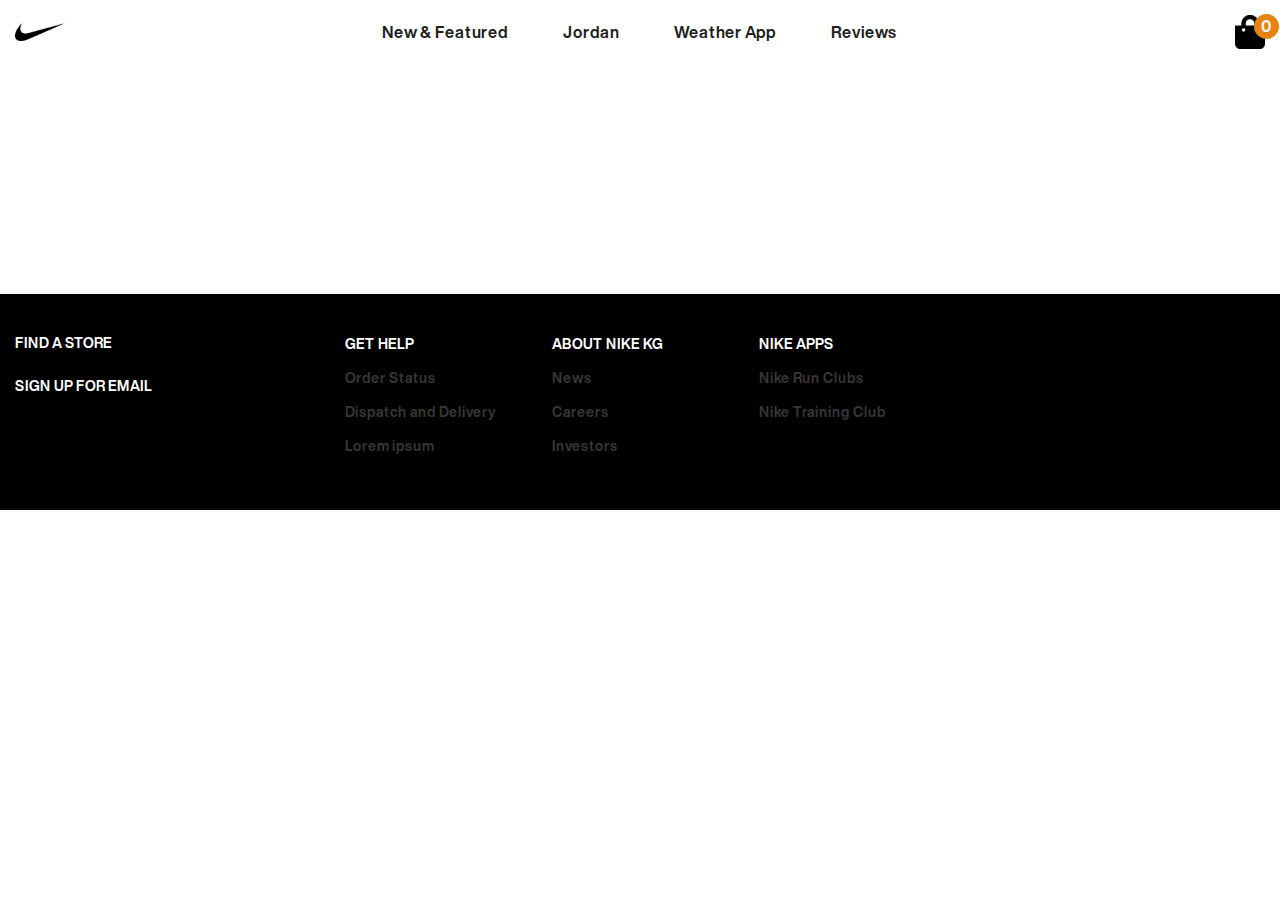
<file: pages/review-page.html>
<!DOCTYPE html>
<html lang="en">
<head>
    <meta charset="UTF-8">
    <title>Review Page</title>
    <link rel="stylesheet" href="../css/main.css">
</head>
<body>
    <div class="wrapper">
        <header class="header-page">
            <div class="container">
                <nav class="header__nav nav">

                    <a href="../index.html" class="nav__logo">
                        <img src="/images/icons/nike-logo.png" alt="" class="logo-img">
                    </a>

                    <ul class="nav-list">
                        <li class="nav-list__item">
                            <a class="nav-list__link" href="../pages/products-page.html">New & Featured</a>
                        </li>
                        <li class="nav-list__item">
                            <a class="nav-list__link" href="../pages/jordan-page.html">Jordan</a>
                        </li>
                        <li class="nav-list__item">
                            <a class="nav-list__link" href="../pages/about-us.html">Weather App</a>
                        </li>
                        <li class="nav-list__item">
                            <a class="nav-list__link" href="../pages/review-page.html">Reviews</a>
                        </li>
                    </ul>

                    <a id="btn-get" class="cart" href="#">
                        <img class="cart__img" src="/images/icons/shopping-cart.png" alt="">
                        <div class="cart__count">0</div>
                    </a>

                </nav>
            </div>
        </header>
        <section class="review__main">
            <div class="container">
                <div class="reviews__container">

                </div>
            </div>
        </section>
        <footer class="footer">
            <div class="container">
                <div class="footer__main">
                    <div class="footer__left-container">
                        <div class="footer__first-column">
                            <a href="#">FIND A STORE</a>
                            <a href="#">SIGN UP FOR EMAIL</a>
                        </div>
                        <div class="footer__second-column">
                            <ul>
                                <li>
                                    <a class="main-link" href="">GET HELP</a>
                                </li>
                                <li>
                                    <a href="">Order Status</a>
                                </li>
                                <li>
                                    <a href="">Dispatch and Delivery</a>
                                </li>
                                <li>
                                    <a href="">Lorem ipsum</a>
                                </li>
                            </ul>
                        </div>
                        <div class="footer__second-column">
                            <ul>
                                <li>
                                    <a class="main-link" href="">About NIKE KG</a>
                                </li>
                                <li>
                                    <a href="">News</a>
                                </li>
                                <li>
                                    <a href="">Careers</a>
                                </li>
                                <li>
                                    <a href="">Investors</a>
                                </li>
                            </ul>
                        </div>
                        <div class="footer__second-column">
                            <ul>
                                <li>
                                    <a class="main-link" href="">Nike Apps</a>
                                </li>
                                <li>
                                    <a href="">Nike Run Clubs</a>
                                </li>
                                <li>
                                    <a href="">Nike Training Club</a>
                                </li>
                            </ul>
                        </div>

                    </div>
                    <div class="footer__right-container"></div>
                </div>
            </div>
        </footer>
    </div>
    <div class="modal">
        <div class="modal_dialog">
            <div class="modal_content">
                <form action="#">
                    <div class="modal_close">&times;</div>
                    <div class="modal_title">Get 20% Off Your First Order</div>
                    <input
                            placeholder="Email address"
                            name="email"
                            type="email"
                            class="modal_input"
                    >
                    <button class="btn btn_dark btn_min">Get my 20% OFF</button>
                    <div class="gmail-result"></div>
                </form>
            </div>
        </div>
    </div>
</body>
<script src="../js/review-page.js"></script>
<script src="../js/modal.js"></script>
</html>
</file>
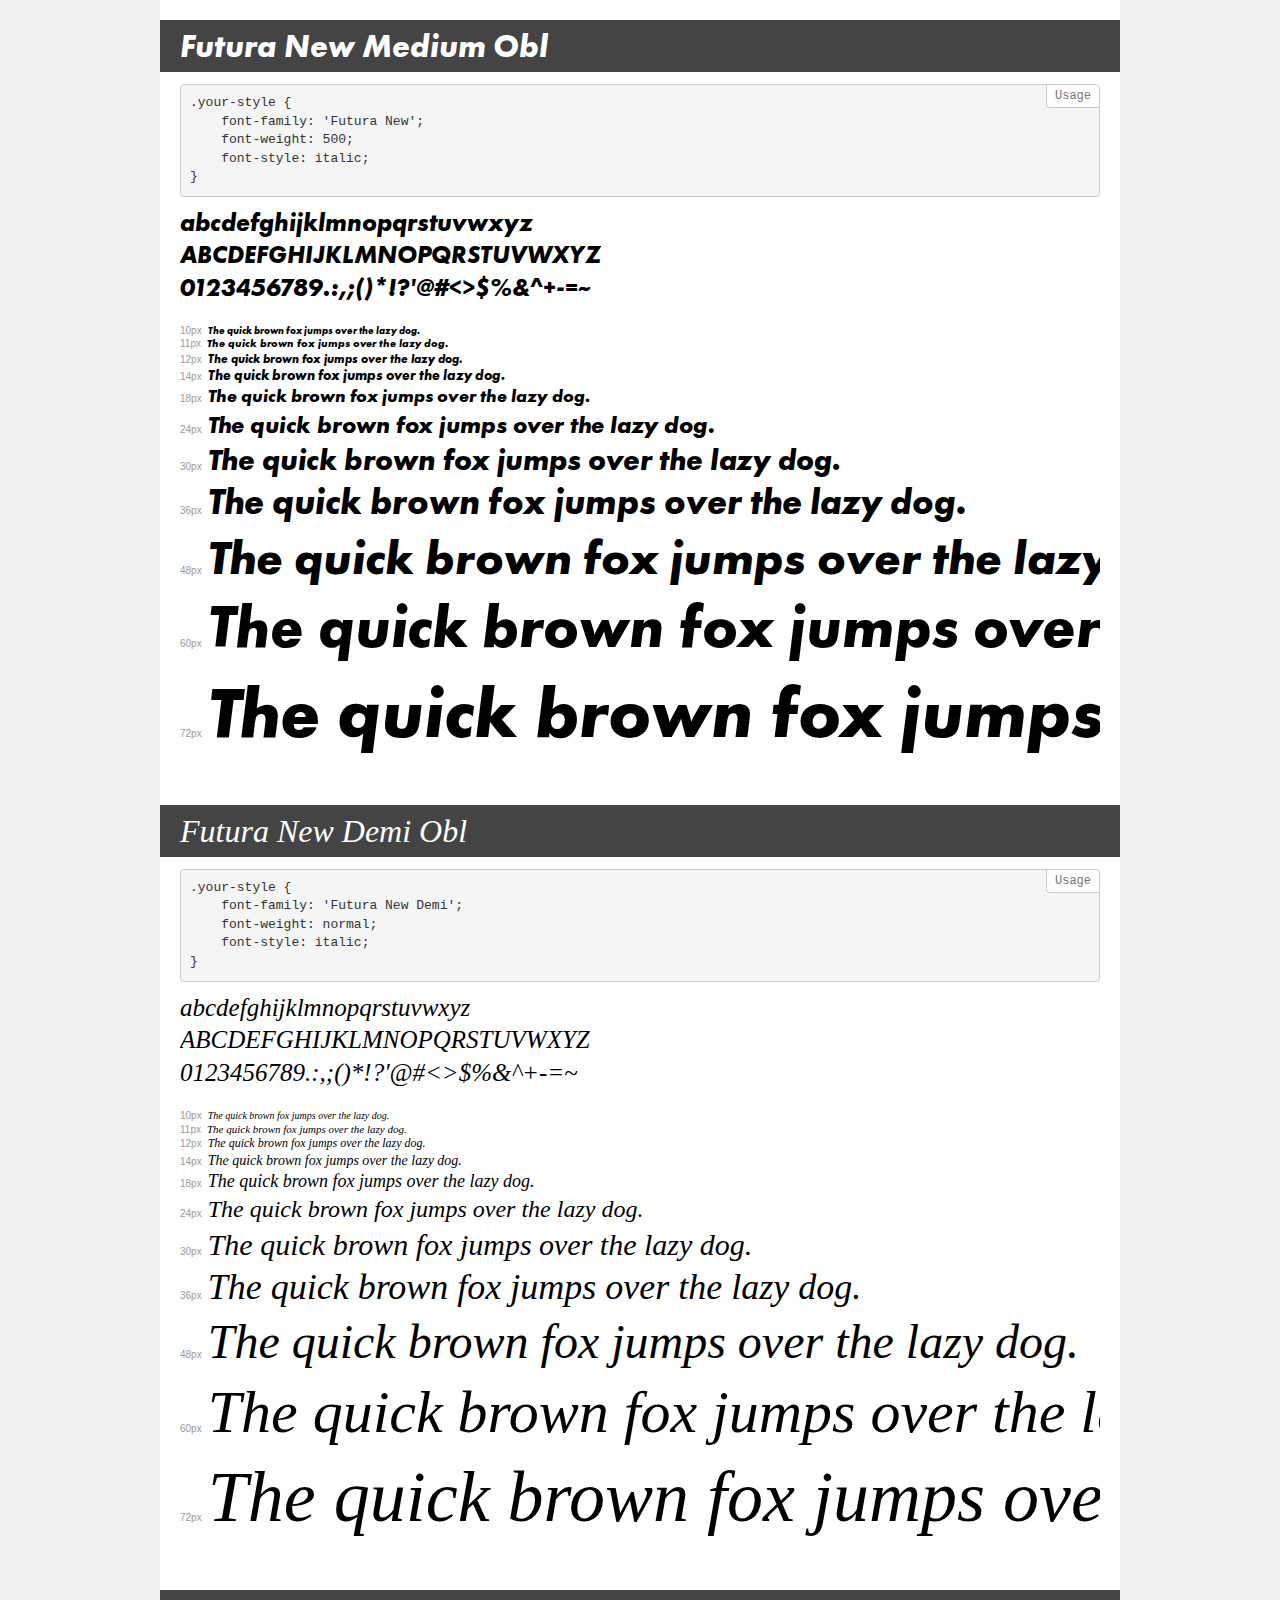
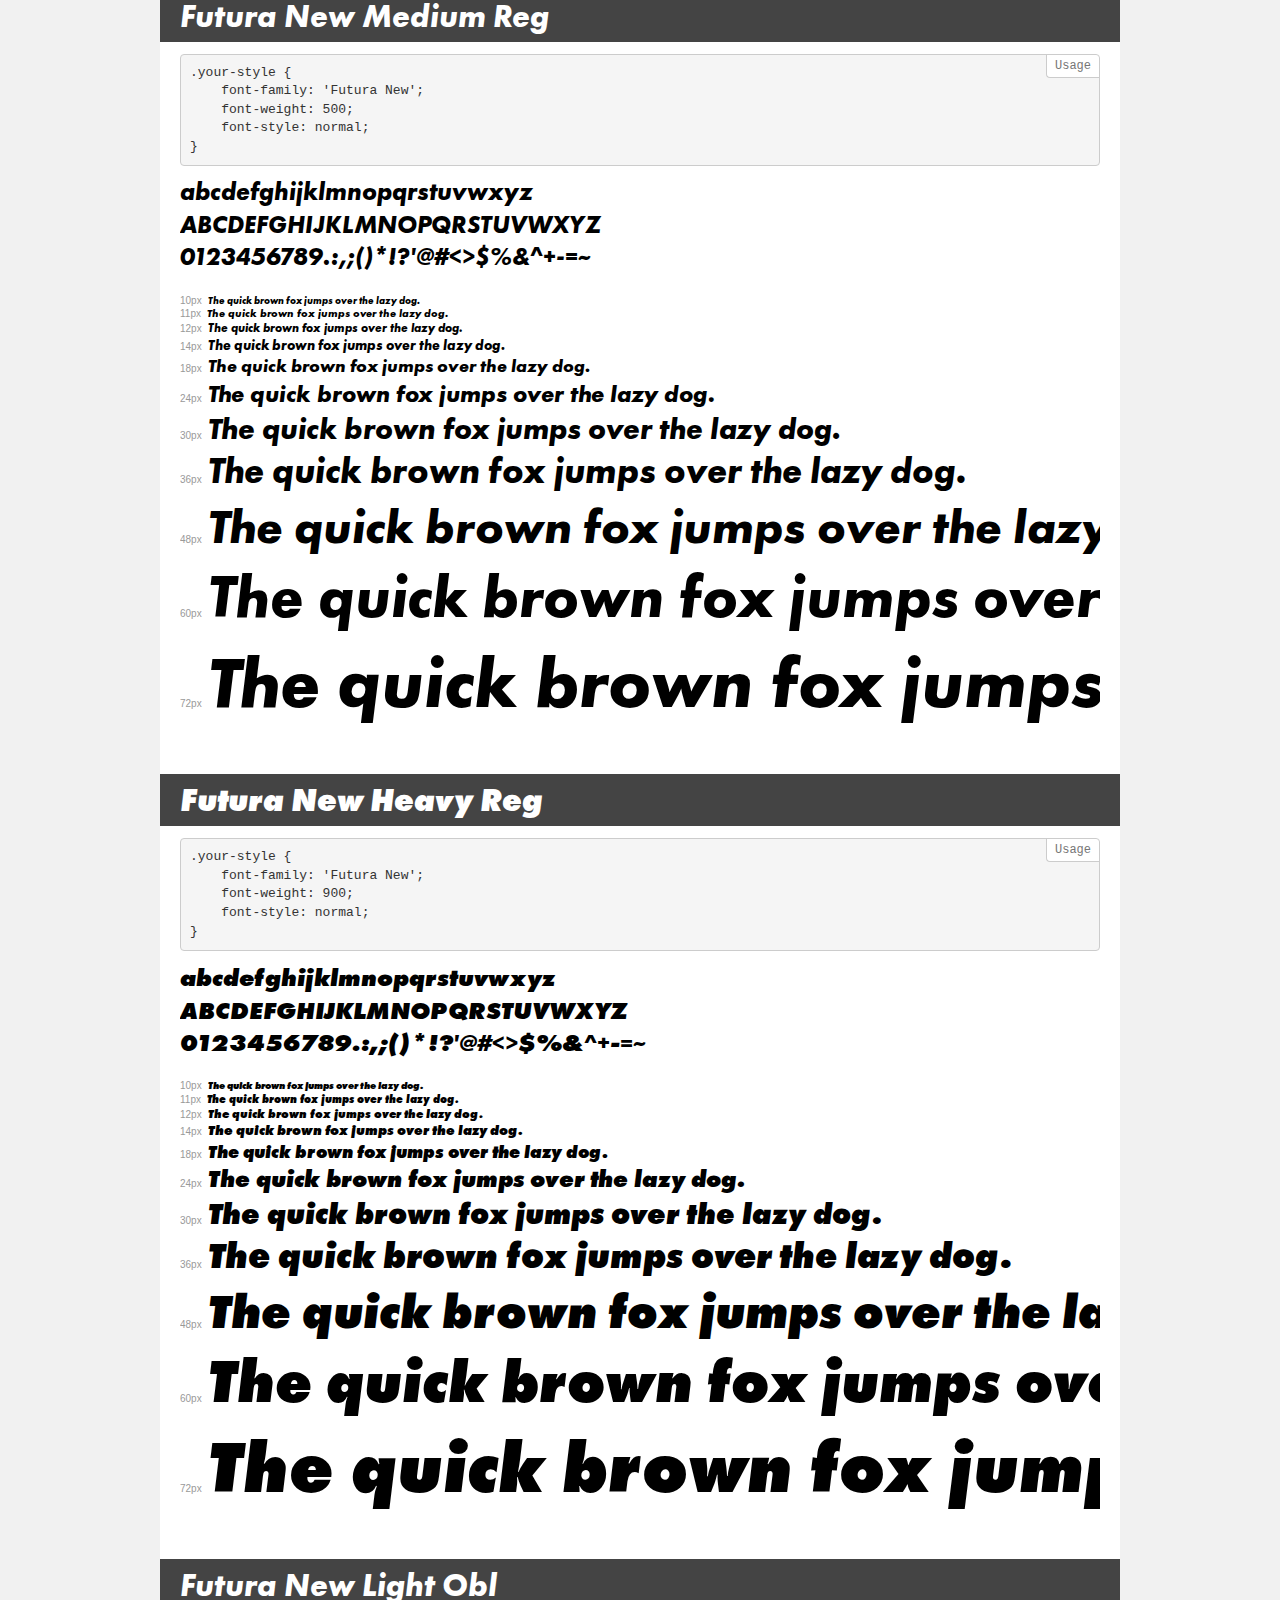
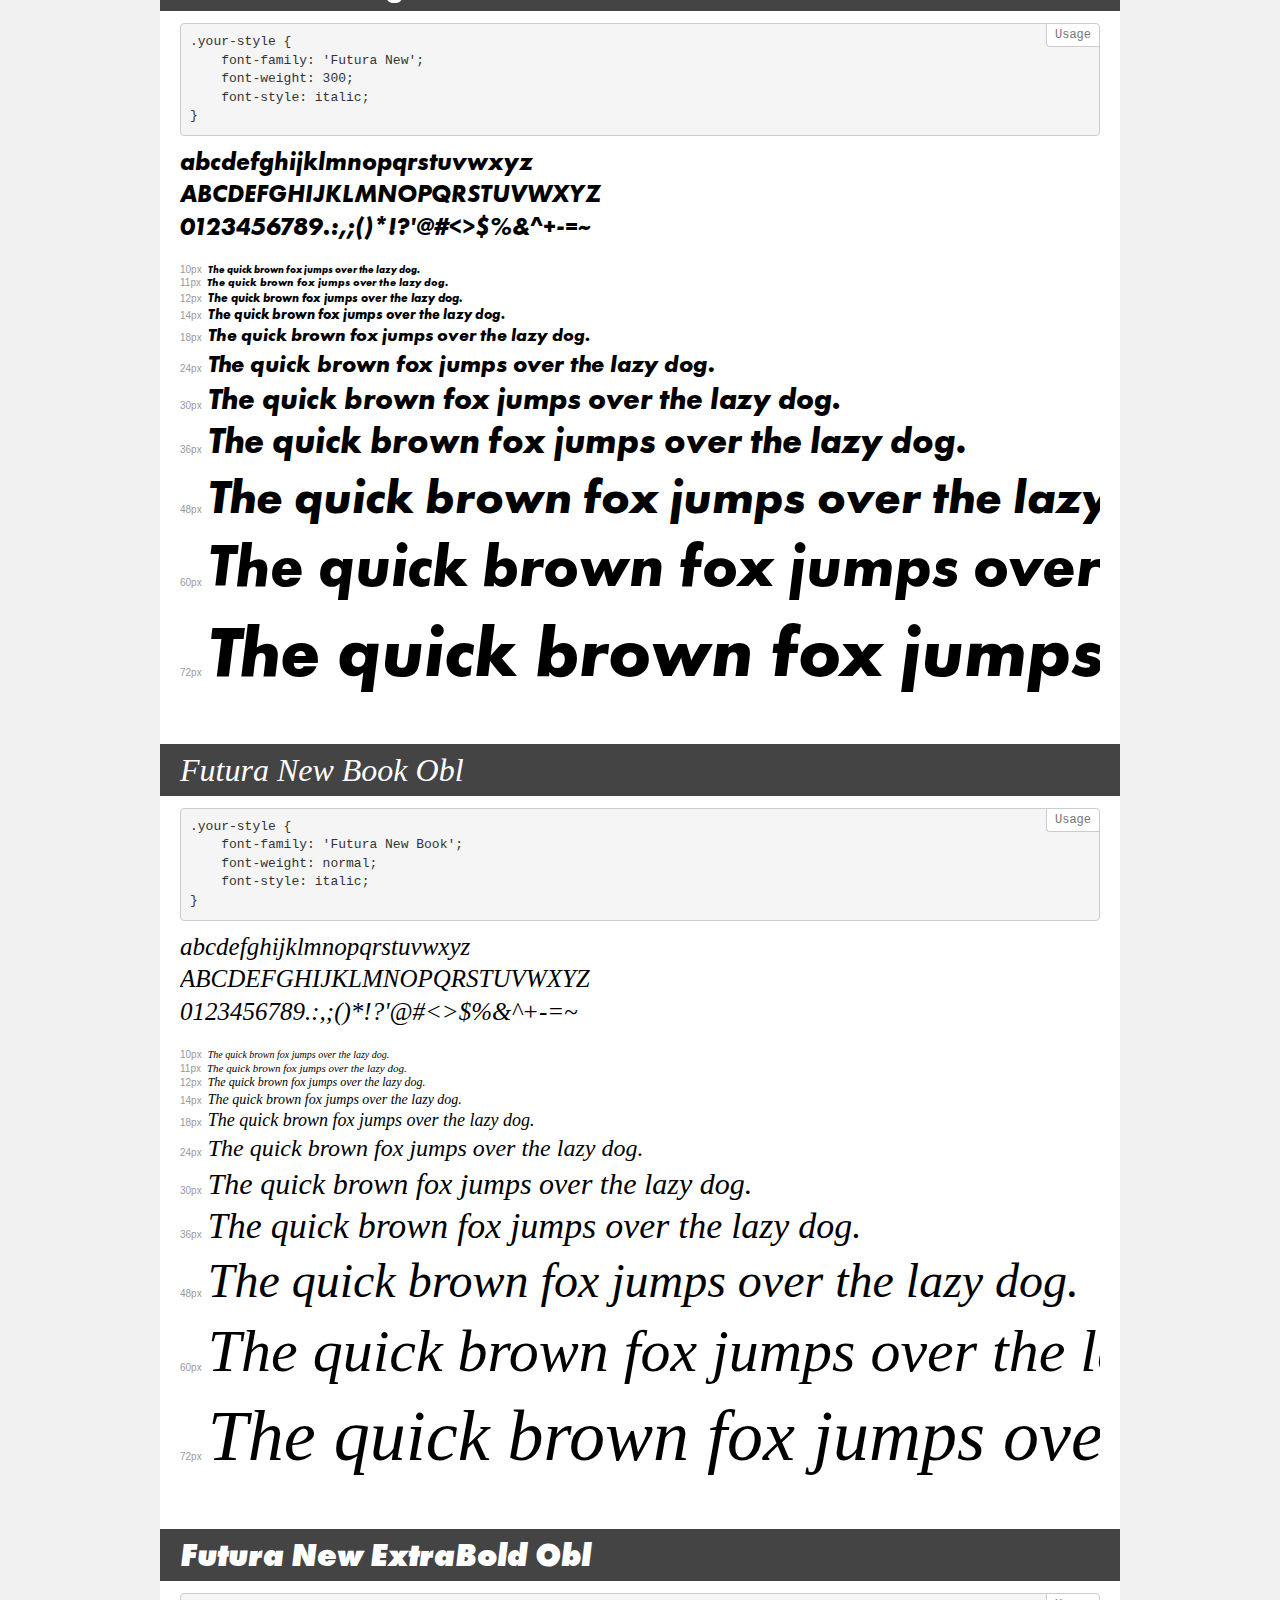
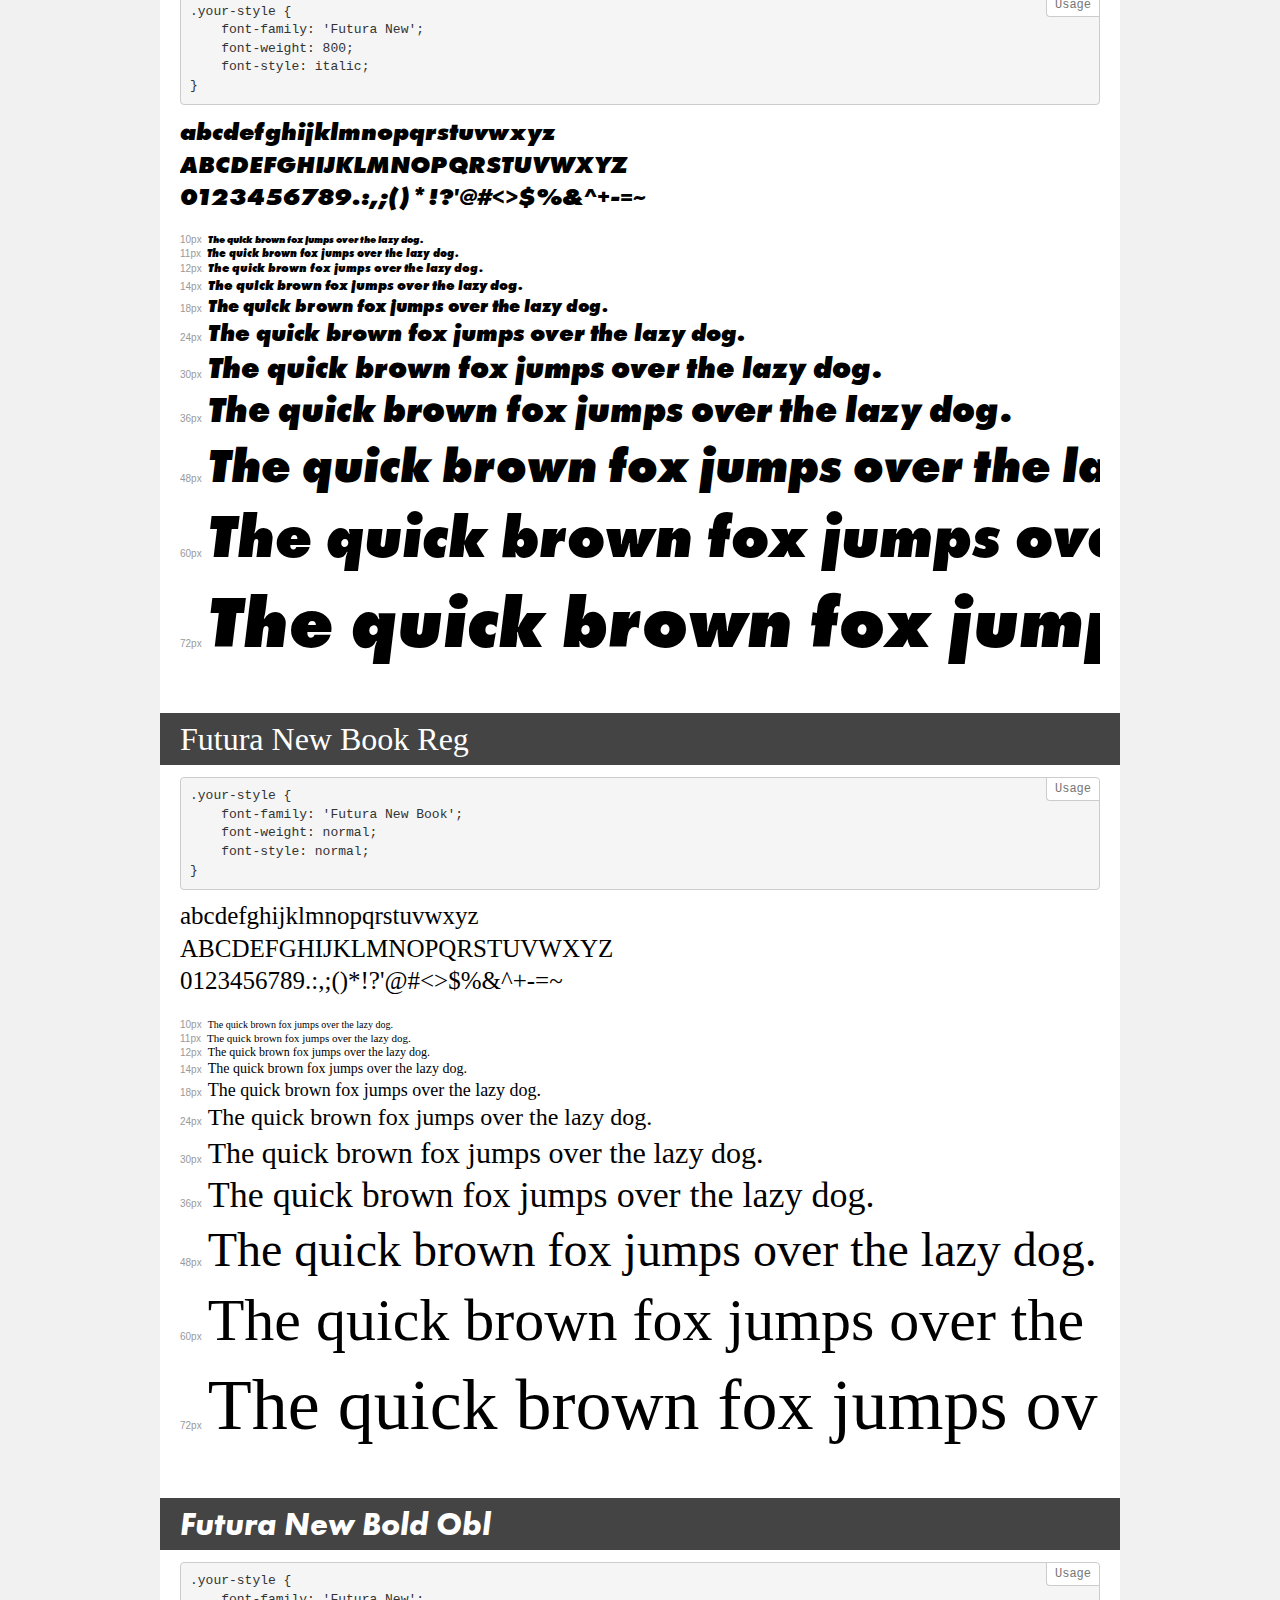
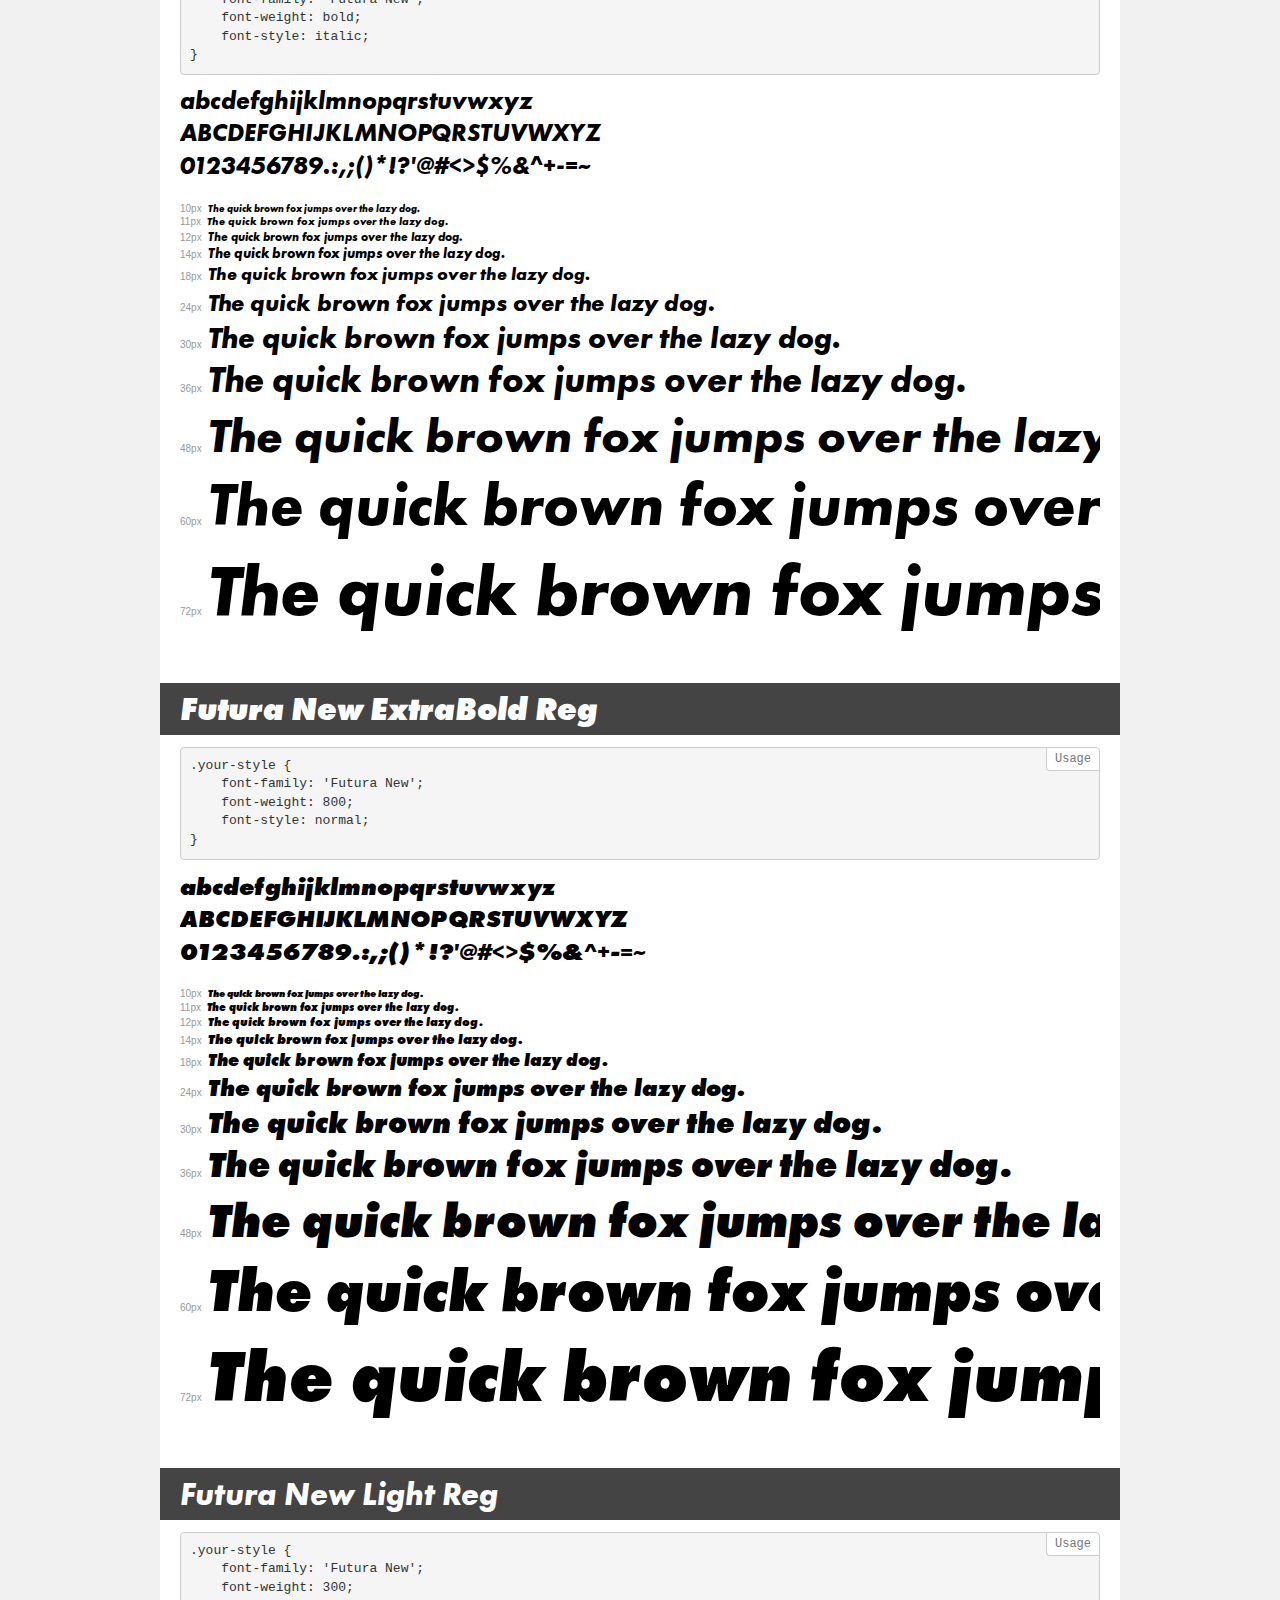
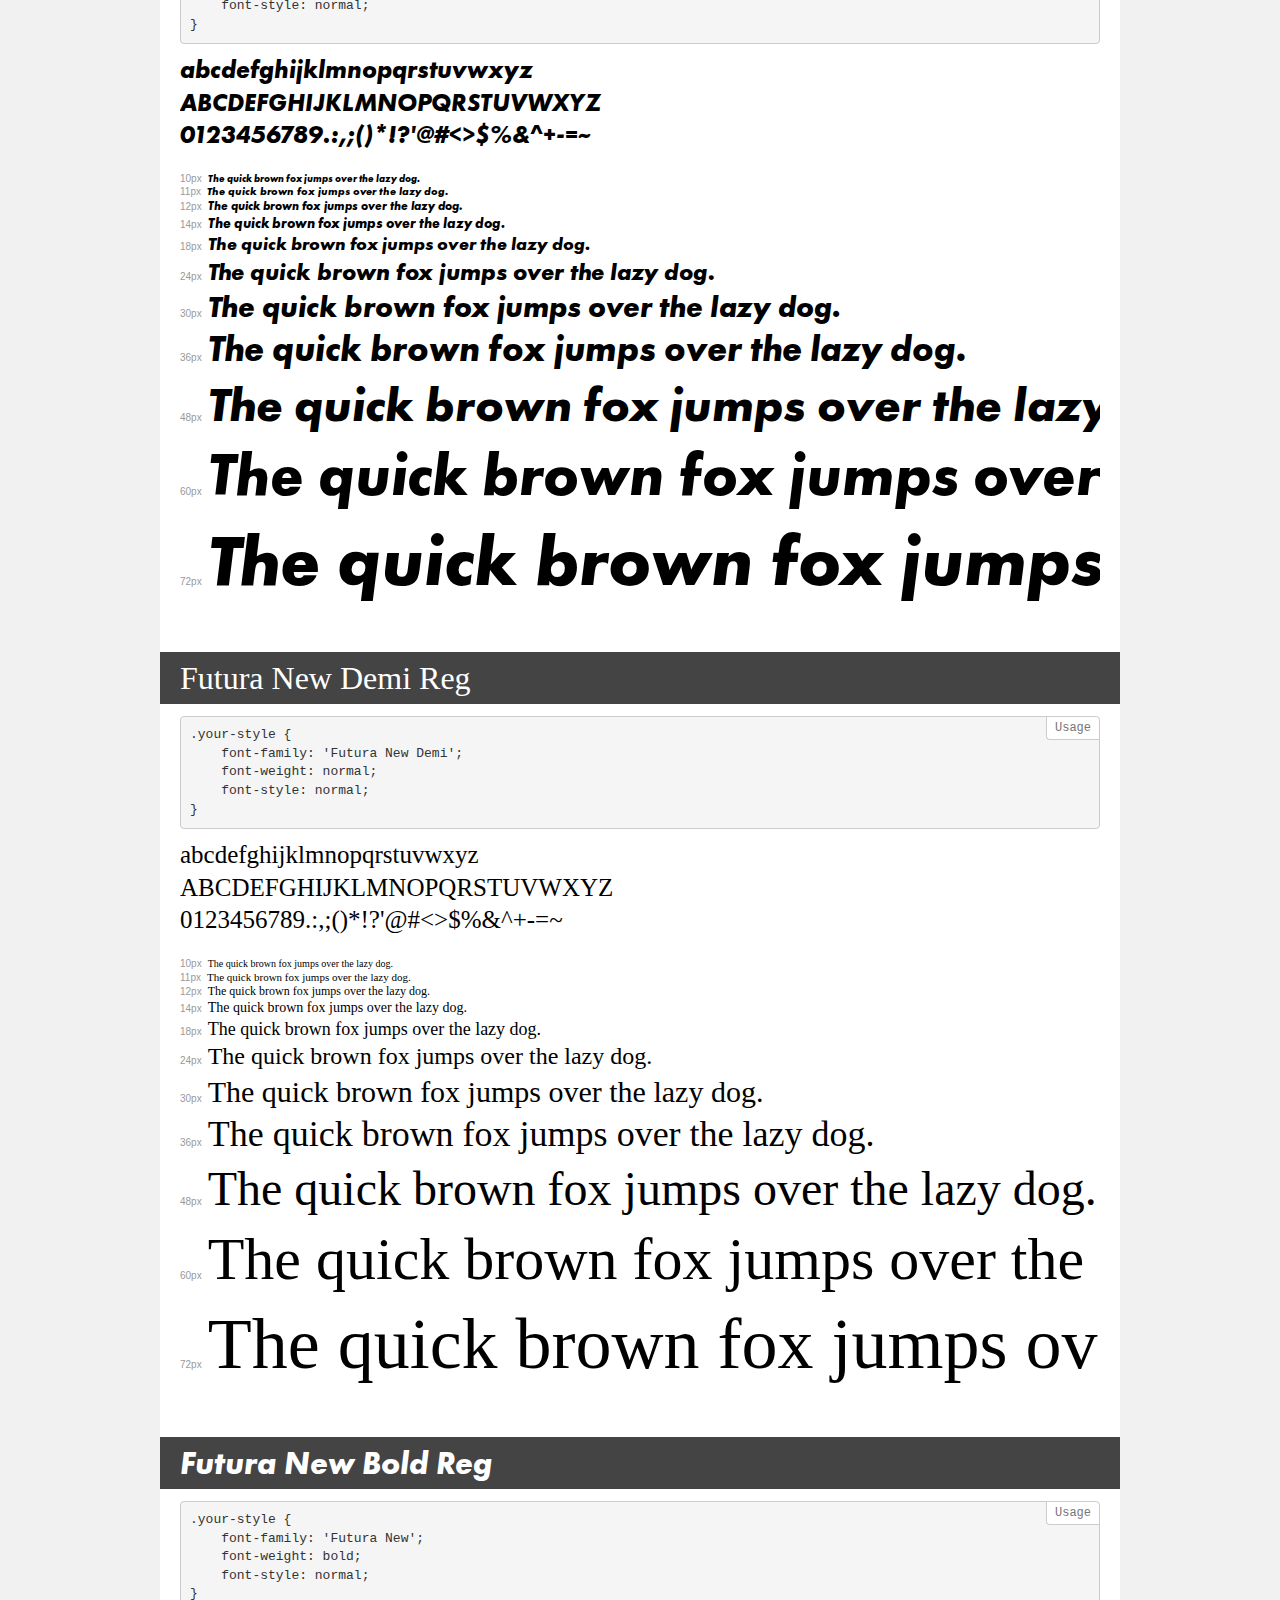
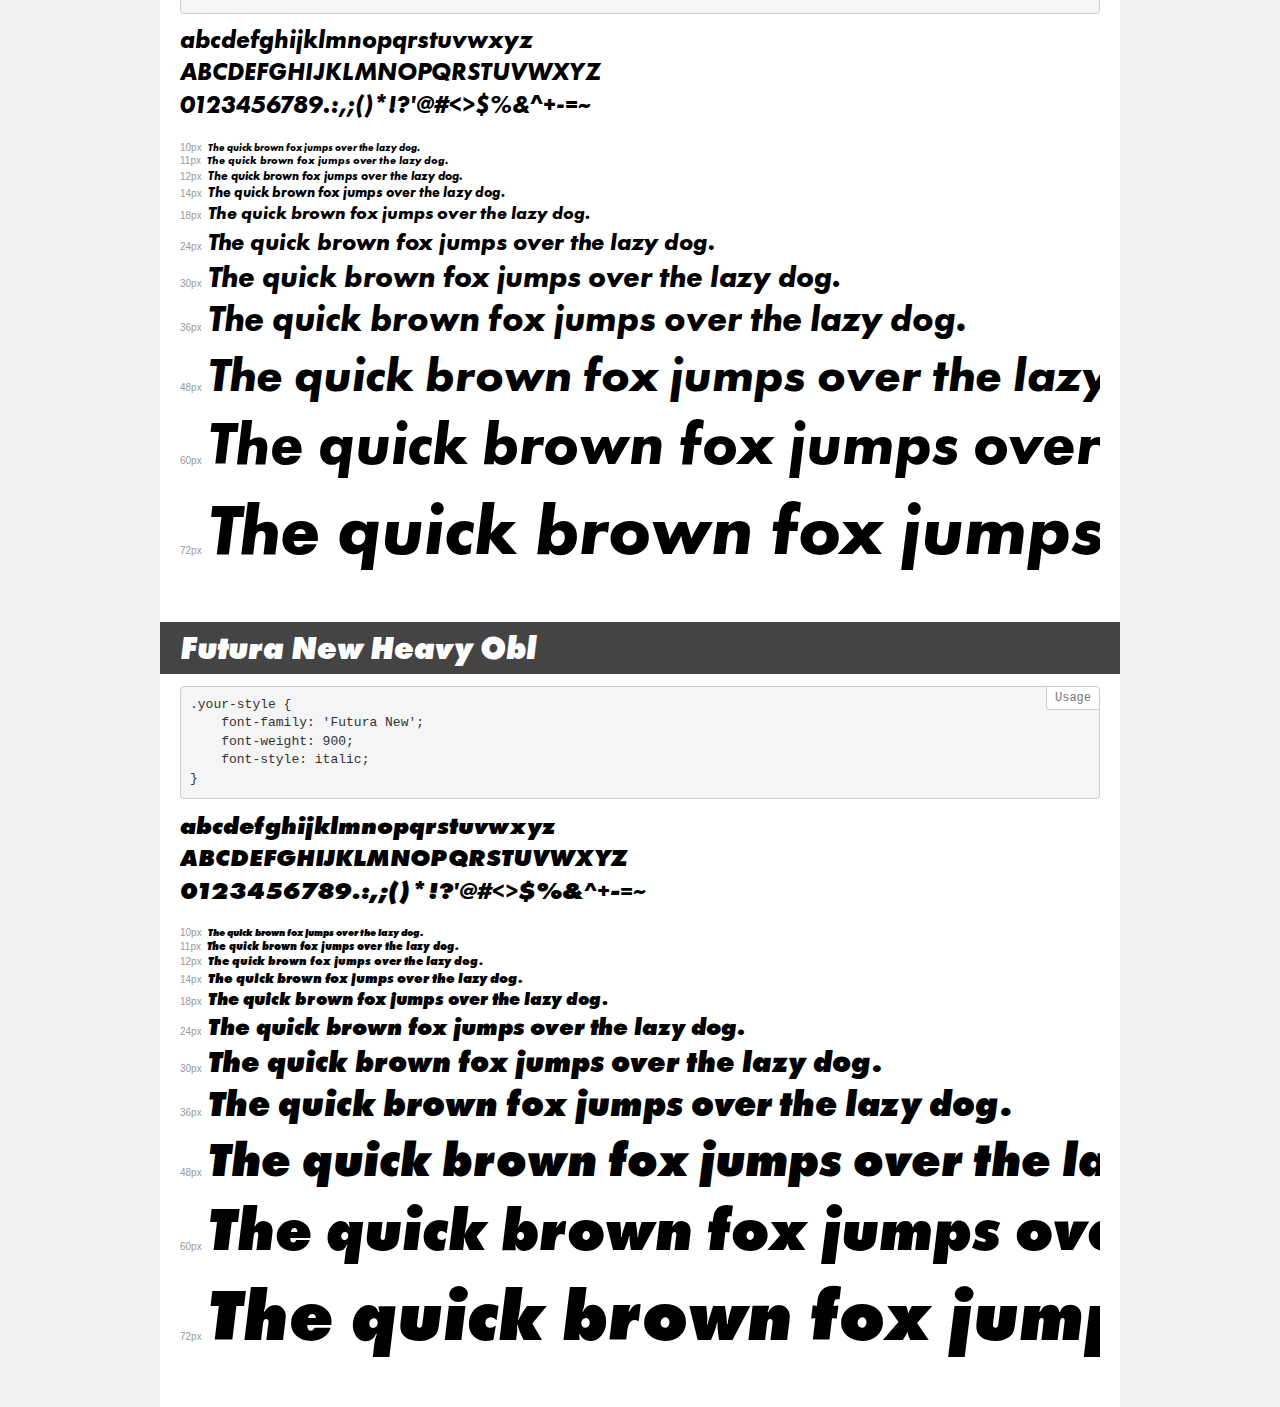
<file: fonts/futura-new/demo.html>
<!DOCTYPE html>
<html>
<head>
    <meta charset="utf-8">
    <meta http-equiv="X-UA-Compatible" content="IE=edge">
    <meta name="viewport" content="width=device-width, initial-scale=1">
    <meta name="robots" content="noindex, noarchive">
    <meta name="format-detection" content="telephone=no">
    <title>Transfonter demo</title>
    <link href="stylesheet.css" rel="stylesheet">
    <style>
        /*
        http://meyerweb.com/eric/tools/css/reset/
        v2.0 | 20110126
        License: none (public domain)
        */
        html, body, div, span, applet, object, iframe,
        h1, h2, h3, h4, h5, h6, p, blockquote, pre,
        a, abbr, acronym, address, big, cite, code,
        del, dfn, em, img, ins, kbd, q, s, samp,
        small, strike, strong, sub, sup, tt, var,
        b, u, i, center,
        dl, dt, dd, ol, ul, li,
        fieldset, form, label, legend,
        table, caption, tbody, tfoot, thead, tr, th, td,
        article, aside, canvas, details, embed,
        figure, figcaption, footer, header, hgroup,
        menu, nav, output, ruby, section, summary,
        time, mark, audio, video {
            margin: 0;
            padding: 0;
            border: 0;
            font-size: 100%;
            font: inherit;
            vertical-align: baseline;
        }
        /* HTML5 display-role reset for older browsers */
        article, aside, details, figcaption, figure,
        footer, header, hgroup, menu, nav, section {
            display: block;
        }
        body {
            line-height: 1;
        }
        ol, ul {
            list-style: none;
        }
        blockquote, q {
            quotes: none;
        }
        blockquote:before, blockquote:after,
        q:before, q:after {
            content: '';
            content: none;
        }
        table {
            border-collapse: collapse;
            border-spacing: 0;
        }
        /* common styles */
        body {
            background: #f1f1f1;
            color: #000;
        }
        .page {
            background: #fff;
            width: 920px;
            margin: 0 auto;
            padding: 20px 20px 0 20px;
            overflow: hidden;
        }
        .font-container {
            overflow-x: auto;
            overflow-y: hidden;
            margin-bottom: 40px;
            line-height: 1.3;
            white-space: nowrap;
            padding-bottom: 5px;
        }
        h1 {
            position: relative;
            background: #444;
            font-size: 32px;
            color: #fff;
            padding: 10px 20px;
            margin: 0 -20px 12px -20px;
        }
        .letters {
            font-size: 25px;
            margin-bottom: 20px;
        }
        .s10:before {
            content: '10px';
        }
        .s11:before {
            content: '11px';
        }
        .s12:before {
            content: '12px';
        }
        .s14:before {
            content: '14px';
        }
        .s18:before {
            content: '18px';
        }
        .s24:before {
            content: '24px';
        }
        .s30:before {
            content: '30px';
        }
        .s36:before {
            content: '36px';
        }
        .s48:before {
            content: '48px';
        }
        .s60:before {
            content: '60px';
        }
        .s72:before {
            content: '72px';
        }
        .s10:before, .s11:before, .s12:before, .s14:before,
        .s18:before, .s24:before, .s30:before, .s36:before,
        .s48:before, .s60:before, .s72:before {
            font-family: Arial, sans-serif;
            font-size: 10px;
            font-weight: normal;
            font-style: normal;
            color: #999;
            padding-right: 6px;
        }
        pre {
            display: block;
            position: relative;
            padding: 9px;
            margin: 0 0 10px;
            font-family: Monaco, Menlo, Consolas, "Courier New", monospace !important;
            font-size: 13px;
            line-height: 1.428571429;
            color: #333;
            font-weight: normal !important;
            font-style: normal !important;
            background-color: #f5f5f5;
            border: 1px solid #ccc;
            overflow-x: auto;
            border-radius: 4px;
        }
        pre:after {
            display: block;
            position: absolute;
            right: 0;
            top: 0;
            content: 'Usage';
            line-height: 1;
            padding: 5px 8px;
            font-size: 12px;
            color: #767676;
            background-color: #fff;
            border: 1px solid #ccc;
            border-right: none;
            border-top: none;
            border-radius: 0 4px 0 4px;
            z-index: 10;
        }
        /* responsive */
        @media (max-width: 959px) {
            .page {
                width: auto;
                margin: 0;
            }
        }
    </style>
</head>
<body>
<div class="page">
    <div class="demo" style="font-family: 'Futura New'; font-weight: 500; font-style: italic;">
        <h1>Futura New Medium Obl</h1>
        <pre>.your-style {
    font-family: 'Futura New';
    font-weight: 500;
    font-style: italic;
}</pre>
        <div class="font-container">
            <p class="letters">
                abcdefghijklmnopqrstuvwxyz<br>
ABCDEFGHIJKLMNOPQRSTUVWXYZ<br>
                0123456789.:,;()*!?'@#<>$%&^+-=~
            </p>
            <p class="s10" style="font-size: 10px;">The quick brown fox jumps over the lazy dog.</p>
            <p class="s11" style="font-size: 11px;">The quick brown fox jumps over the lazy dog.</p>
            <p class="s12" style="font-size: 12px;">The quick brown fox jumps over the lazy dog.</p>
            <p class="s14" style="font-size: 14px;">The quick brown fox jumps over the lazy dog.</p>
            <p class="s18" style="font-size: 18px;">The quick brown fox jumps over the lazy dog.</p>
            <p class="s24" style="font-size: 24px;">The quick brown fox jumps over the lazy dog.</p>
            <p class="s30" style="font-size: 30px;">The quick brown fox jumps over the lazy dog.</p>
            <p class="s36" style="font-size: 36px;">The quick brown fox jumps over the lazy dog.</p>
            <p class="s48" style="font-size: 48px;">The quick brown fox jumps over the lazy dog.</p>
            <p class="s60" style="font-size: 60px;">The quick brown fox jumps over the lazy dog.</p>
            <p class="s72" style="font-size: 72px;">The quick brown fox jumps over the lazy dog.</p>
        </div>
    </div>
    <div class="demo" style="font-family: 'Futura New Demi'; font-weight: normal; font-style: italic;">
        <h1>Futura New Demi Obl</h1>
        <pre>.your-style {
    font-family: 'Futura New Demi';
    font-weight: normal;
    font-style: italic;
}</pre>
        <div class="font-container">
            <p class="letters">
                abcdefghijklmnopqrstuvwxyz<br>
ABCDEFGHIJKLMNOPQRSTUVWXYZ<br>
                0123456789.:,;()*!?'@#<>$%&^+-=~
            </p>
            <p class="s10" style="font-size: 10px;">The quick brown fox jumps over the lazy dog.</p>
            <p class="s11" style="font-size: 11px;">The quick brown fox jumps over the lazy dog.</p>
            <p class="s12" style="font-size: 12px;">The quick brown fox jumps over the lazy dog.</p>
            <p class="s14" style="font-size: 14px;">The quick brown fox jumps over the lazy dog.</p>
            <p class="s18" style="font-size: 18px;">The quick brown fox jumps over the lazy dog.</p>
            <p class="s24" style="font-size: 24px;">The quick brown fox jumps over the lazy dog.</p>
            <p class="s30" style="font-size: 30px;">The quick brown fox jumps over the lazy dog.</p>
            <p class="s36" style="font-size: 36px;">The quick brown fox jumps over the lazy dog.</p>
            <p class="s48" style="font-size: 48px;">The quick brown fox jumps over the lazy dog.</p>
            <p class="s60" style="font-size: 60px;">The quick brown fox jumps over the lazy dog.</p>
            <p class="s72" style="font-size: 72px;">The quick brown fox jumps over the lazy dog.</p>
        </div>
    </div>
    <div class="demo" style="font-family: 'Futura New'; font-weight: 500; font-style: normal;">
        <h1>Futura New Medium Reg</h1>
        <pre>.your-style {
    font-family: 'Futura New';
    font-weight: 500;
    font-style: normal;
}</pre>
        <div class="font-container">
            <p class="letters">
                abcdefghijklmnopqrstuvwxyz<br>
ABCDEFGHIJKLMNOPQRSTUVWXYZ<br>
                0123456789.:,;()*!?'@#<>$%&^+-=~
            </p>
            <p class="s10" style="font-size: 10px;">The quick brown fox jumps over the lazy dog.</p>
            <p class="s11" style="font-size: 11px;">The quick brown fox jumps over the lazy dog.</p>
            <p class="s12" style="font-size: 12px;">The quick brown fox jumps over the lazy dog.</p>
            <p class="s14" style="font-size: 14px;">The quick brown fox jumps over the lazy dog.</p>
            <p class="s18" style="font-size: 18px;">The quick brown fox jumps over the lazy dog.</p>
            <p class="s24" style="font-size: 24px;">The quick brown fox jumps over the lazy dog.</p>
            <p class="s30" style="font-size: 30px;">The quick brown fox jumps over the lazy dog.</p>
            <p class="s36" style="font-size: 36px;">The quick brown fox jumps over the lazy dog.</p>
            <p class="s48" style="font-size: 48px;">The quick brown fox jumps over the lazy dog.</p>
            <p class="s60" style="font-size: 60px;">The quick brown fox jumps over the lazy dog.</p>
            <p class="s72" style="font-size: 72px;">The quick brown fox jumps over the lazy dog.</p>
        </div>
    </div>
    <div class="demo" style="font-family: 'Futura New'; font-weight: 900; font-style: normal;">
        <h1>Futura New Heavy Reg</h1>
        <pre>.your-style {
    font-family: 'Futura New';
    font-weight: 900;
    font-style: normal;
}</pre>
        <div class="font-container">
            <p class="letters">
                abcdefghijklmnopqrstuvwxyz<br>
ABCDEFGHIJKLMNOPQRSTUVWXYZ<br>
                0123456789.:,;()*!?'@#<>$%&^+-=~
            </p>
            <p class="s10" style="font-size: 10px;">The quick brown fox jumps over the lazy dog.</p>
            <p class="s11" style="font-size: 11px;">The quick brown fox jumps over the lazy dog.</p>
            <p class="s12" style="font-size: 12px;">The quick brown fox jumps over the lazy dog.</p>
            <p class="s14" style="font-size: 14px;">The quick brown fox jumps over the lazy dog.</p>
            <p class="s18" style="font-size: 18px;">The quick brown fox jumps over the lazy dog.</p>
            <p class="s24" style="font-size: 24px;">The quick brown fox jumps over the lazy dog.</p>
            <p class="s30" style="font-size: 30px;">The quick brown fox jumps over the lazy dog.</p>
            <p class="s36" style="font-size: 36px;">The quick brown fox jumps over the lazy dog.</p>
            <p class="s48" style="font-size: 48px;">The quick brown fox jumps over the lazy dog.</p>
            <p class="s60" style="font-size: 60px;">The quick brown fox jumps over the lazy dog.</p>
            <p class="s72" style="font-size: 72px;">The quick brown fox jumps over the lazy dog.</p>
        </div>
    </div>
    <div class="demo" style="font-family: 'Futura New'; font-weight: 300; font-style: italic;">
        <h1>Futura New Light Obl</h1>
        <pre>.your-style {
    font-family: 'Futura New';
    font-weight: 300;
    font-style: italic;
}</pre>
        <div class="font-container">
            <p class="letters">
                abcdefghijklmnopqrstuvwxyz<br>
ABCDEFGHIJKLMNOPQRSTUVWXYZ<br>
                0123456789.:,;()*!?'@#<>$%&^+-=~
            </p>
            <p class="s10" style="font-size: 10px;">The quick brown fox jumps over the lazy dog.</p>
            <p class="s11" style="font-size: 11px;">The quick brown fox jumps over the lazy dog.</p>
            <p class="s12" style="font-size: 12px;">The quick brown fox jumps over the lazy dog.</p>
            <p class="s14" style="font-size: 14px;">The quick brown fox jumps over the lazy dog.</p>
            <p class="s18" style="font-size: 18px;">The quick brown fox jumps over the lazy dog.</p>
            <p class="s24" style="font-size: 24px;">The quick brown fox jumps over the lazy dog.</p>
            <p class="s30" style="font-size: 30px;">The quick brown fox jumps over the lazy dog.</p>
            <p class="s36" style="font-size: 36px;">The quick brown fox jumps over the lazy dog.</p>
            <p class="s48" style="font-size: 48px;">The quick brown fox jumps over the lazy dog.</p>
            <p class="s60" style="font-size: 60px;">The quick brown fox jumps over the lazy dog.</p>
            <p class="s72" style="font-size: 72px;">The quick brown fox jumps over the lazy dog.</p>
        </div>
    </div>
    <div class="demo" style="font-family: 'Futura New Book'; font-weight: normal; font-style: italic;">
        <h1>Futura New Book Obl</h1>
        <pre>.your-style {
    font-family: 'Futura New Book';
    font-weight: normal;
    font-style: italic;
}</pre>
        <div class="font-container">
            <p class="letters">
                abcdefghijklmnopqrstuvwxyz<br>
ABCDEFGHIJKLMNOPQRSTUVWXYZ<br>
                0123456789.:,;()*!?'@#<>$%&^+-=~
            </p>
            <p class="s10" style="font-size: 10px;">The quick brown fox jumps over the lazy dog.</p>
            <p class="s11" style="font-size: 11px;">The quick brown fox jumps over the lazy dog.</p>
            <p class="s12" style="font-size: 12px;">The quick brown fox jumps over the lazy dog.</p>
            <p class="s14" style="font-size: 14px;">The quick brown fox jumps over the lazy dog.</p>
            <p class="s18" style="font-size: 18px;">The quick brown fox jumps over the lazy dog.</p>
            <p class="s24" style="font-size: 24px;">The quick brown fox jumps over the lazy dog.</p>
            <p class="s30" style="font-size: 30px;">The quick brown fox jumps over the lazy dog.</p>
            <p class="s36" style="font-size: 36px;">The quick brown fox jumps over the lazy dog.</p>
            <p class="s48" style="font-size: 48px;">The quick brown fox jumps over the lazy dog.</p>
            <p class="s60" style="font-size: 60px;">The quick brown fox jumps over the lazy dog.</p>
            <p class="s72" style="font-size: 72px;">The quick brown fox jumps over the lazy dog.</p>
        </div>
    </div>
    <div class="demo" style="font-family: 'Futura New'; font-weight: 800; font-style: italic;">
        <h1>Futura New ExtraBold Obl</h1>
        <pre>.your-style {
    font-family: 'Futura New';
    font-weight: 800;
    font-style: italic;
}</pre>
        <div class="font-container">
            <p class="letters">
                abcdefghijklmnopqrstuvwxyz<br>
ABCDEFGHIJKLMNOPQRSTUVWXYZ<br>
                0123456789.:,;()*!?'@#<>$%&^+-=~
            </p>
            <p class="s10" style="font-size: 10px;">The quick brown fox jumps over the lazy dog.</p>
            <p class="s11" style="font-size: 11px;">The quick brown fox jumps over the lazy dog.</p>
            <p class="s12" style="font-size: 12px;">The quick brown fox jumps over the lazy dog.</p>
            <p class="s14" style="font-size: 14px;">The quick brown fox jumps over the lazy dog.</p>
            <p class="s18" style="font-size: 18px;">The quick brown fox jumps over the lazy dog.</p>
            <p class="s24" style="font-size: 24px;">The quick brown fox jumps over the lazy dog.</p>
            <p class="s30" style="font-size: 30px;">The quick brown fox jumps over the lazy dog.</p>
            <p class="s36" style="font-size: 36px;">The quick brown fox jumps over the lazy dog.</p>
            <p class="s48" style="font-size: 48px;">The quick brown fox jumps over the lazy dog.</p>
            <p class="s60" style="font-size: 60px;">The quick brown fox jumps over the lazy dog.</p>
            <p class="s72" style="font-size: 72px;">The quick brown fox jumps over the lazy dog.</p>
        </div>
    </div>
    <div class="demo" style="font-family: 'Futura New Book'; font-weight: normal; font-style: normal;">
        <h1>Futura New Book Reg</h1>
        <pre>.your-style {
    font-family: 'Futura New Book';
    font-weight: normal;
    font-style: normal;
}</pre>
        <div class="font-container">
            <p class="letters">
                abcdefghijklmnopqrstuvwxyz<br>
ABCDEFGHIJKLMNOPQRSTUVWXYZ<br>
                0123456789.:,;()*!?'@#<>$%&^+-=~
            </p>
            <p class="s10" style="font-size: 10px;">The quick brown fox jumps over the lazy dog.</p>
            <p class="s11" style="font-size: 11px;">The quick brown fox jumps over the lazy dog.</p>
            <p class="s12" style="font-size: 12px;">The quick brown fox jumps over the lazy dog.</p>
            <p class="s14" style="font-size: 14px;">The quick brown fox jumps over the lazy dog.</p>
            <p class="s18" style="font-size: 18px;">The quick brown fox jumps over the lazy dog.</p>
            <p class="s24" style="font-size: 24px;">The quick brown fox jumps over the lazy dog.</p>
            <p class="s30" style="font-size: 30px;">The quick brown fox jumps over the lazy dog.</p>
            <p class="s36" style="font-size: 36px;">The quick brown fox jumps over the lazy dog.</p>
            <p class="s48" style="font-size: 48px;">The quick brown fox jumps over the lazy dog.</p>
            <p class="s60" style="font-size: 60px;">The quick brown fox jumps over the lazy dog.</p>
            <p class="s72" style="font-size: 72px;">The quick brown fox jumps over the lazy dog.</p>
        </div>
    </div>
    <div class="demo" style="font-family: 'Futura New'; font-weight: bold; font-style: italic;">
        <h1>Futura New Bold Obl</h1>
        <pre>.your-style {
    font-family: 'Futura New';
    font-weight: bold;
    font-style: italic;
}</pre>
        <div class="font-container">
            <p class="letters">
                abcdefghijklmnopqrstuvwxyz<br>
ABCDEFGHIJKLMNOPQRSTUVWXYZ<br>
                0123456789.:,;()*!?'@#<>$%&^+-=~
            </p>
            <p class="s10" style="font-size: 10px;">The quick brown fox jumps over the lazy dog.</p>
            <p class="s11" style="font-size: 11px;">The quick brown fox jumps over the lazy dog.</p>
            <p class="s12" style="font-size: 12px;">The quick brown fox jumps over the lazy dog.</p>
            <p class="s14" style="font-size: 14px;">The quick brown fox jumps over the lazy dog.</p>
            <p class="s18" style="font-size: 18px;">The quick brown fox jumps over the lazy dog.</p>
            <p class="s24" style="font-size: 24px;">The quick brown fox jumps over the lazy dog.</p>
            <p class="s30" style="font-size: 30px;">The quick brown fox jumps over the lazy dog.</p>
            <p class="s36" style="font-size: 36px;">The quick brown fox jumps over the lazy dog.</p>
            <p class="s48" style="font-size: 48px;">The quick brown fox jumps over the lazy dog.</p>
            <p class="s60" style="font-size: 60px;">The quick brown fox jumps over the lazy dog.</p>
            <p class="s72" style="font-size: 72px;">The quick brown fox jumps over the lazy dog.</p>
        </div>
    </div>
    <div class="demo" style="font-family: 'Futura New'; font-weight: 800; font-style: normal;">
        <h1>Futura New ExtraBold Reg</h1>
        <pre>.your-style {
    font-family: 'Futura New';
    font-weight: 800;
    font-style: normal;
}</pre>
        <div class="font-container">
            <p class="letters">
                abcdefghijklmnopqrstuvwxyz<br>
ABCDEFGHIJKLMNOPQRSTUVWXYZ<br>
                0123456789.:,;()*!?'@#<>$%&^+-=~
            </p>
            <p class="s10" style="font-size: 10px;">The quick brown fox jumps over the lazy dog.</p>
            <p class="s11" style="font-size: 11px;">The quick brown fox jumps over the lazy dog.</p>
            <p class="s12" style="font-size: 12px;">The quick brown fox jumps over the lazy dog.</p>
            <p class="s14" style="font-size: 14px;">The quick brown fox jumps over the lazy dog.</p>
            <p class="s18" style="font-size: 18px;">The quick brown fox jumps over the lazy dog.</p>
            <p class="s24" style="font-size: 24px;">The quick brown fox jumps over the lazy dog.</p>
            <p class="s30" style="font-size: 30px;">The quick brown fox jumps over the lazy dog.</p>
            <p class="s36" style="font-size: 36px;">The quick brown fox jumps over the lazy dog.</p>
            <p class="s48" style="font-size: 48px;">The quick brown fox jumps over the lazy dog.</p>
            <p class="s60" style="font-size: 60px;">The quick brown fox jumps over the lazy dog.</p>
            <p class="s72" style="font-size: 72px;">The quick brown fox jumps over the lazy dog.</p>
        </div>
    </div>
    <div class="demo" style="font-family: 'Futura New'; font-weight: 300; font-style: normal;">
        <h1>Futura New Light Reg</h1>
        <pre>.your-style {
    font-family: 'Futura New';
    font-weight: 300;
    font-style: normal;
}</pre>
        <div class="font-container">
            <p class="letters">
                abcdefghijklmnopqrstuvwxyz<br>
ABCDEFGHIJKLMNOPQRSTUVWXYZ<br>
                0123456789.:,;()*!?'@#<>$%&^+-=~
            </p>
            <p class="s10" style="font-size: 10px;">The quick brown fox jumps over the lazy dog.</p>
            <p class="s11" style="font-size: 11px;">The quick brown fox jumps over the lazy dog.</p>
            <p class="s12" style="font-size: 12px;">The quick brown fox jumps over the lazy dog.</p>
            <p class="s14" style="font-size: 14px;">The quick brown fox jumps over the lazy dog.</p>
            <p class="s18" style="font-size: 18px;">The quick brown fox jumps over the lazy dog.</p>
            <p class="s24" style="font-size: 24px;">The quick brown fox jumps over the lazy dog.</p>
            <p class="s30" style="font-size: 30px;">The quick brown fox jumps over the lazy dog.</p>
            <p class="s36" style="font-size: 36px;">The quick brown fox jumps over the lazy dog.</p>
            <p class="s48" style="font-size: 48px;">The quick brown fox jumps over the lazy dog.</p>
            <p class="s60" style="font-size: 60px;">The quick brown fox jumps over the lazy dog.</p>
            <p class="s72" style="font-size: 72px;">The quick brown fox jumps over the lazy dog.</p>
        </div>
    </div>
    <div class="demo" style="font-family: 'Futura New Demi'; font-weight: normal; font-style: normal;">
        <h1>Futura New Demi Reg</h1>
        <pre>.your-style {
    font-family: 'Futura New Demi';
    font-weight: normal;
    font-style: normal;
}</pre>
        <div class="font-container">
            <p class="letters">
                abcdefghijklmnopqrstuvwxyz<br>
ABCDEFGHIJKLMNOPQRSTUVWXYZ<br>
                0123456789.:,;()*!?'@#<>$%&^+-=~
            </p>
            <p class="s10" style="font-size: 10px;">The quick brown fox jumps over the lazy dog.</p>
            <p class="s11" style="font-size: 11px;">The quick brown fox jumps over the lazy dog.</p>
            <p class="s12" style="font-size: 12px;">The quick brown fox jumps over the lazy dog.</p>
            <p class="s14" style="font-size: 14px;">The quick brown fox jumps over the lazy dog.</p>
            <p class="s18" style="font-size: 18px;">The quick brown fox jumps over the lazy dog.</p>
            <p class="s24" style="font-size: 24px;">The quick brown fox jumps over the lazy dog.</p>
            <p class="s30" style="font-size: 30px;">The quick brown fox jumps over the lazy dog.</p>
            <p class="s36" style="font-size: 36px;">The quick brown fox jumps over the lazy dog.</p>
            <p class="s48" style="font-size: 48px;">The quick brown fox jumps over the lazy dog.</p>
            <p class="s60" style="font-size: 60px;">The quick brown fox jumps over the lazy dog.</p>
            <p class="s72" style="font-size: 72px;">The quick brown fox jumps over the lazy dog.</p>
        </div>
    </div>
    <div class="demo" style="font-family: 'Futura New'; font-weight: bold; font-style: normal;">
        <h1>Futura New Bold Reg</h1>
        <pre>.your-style {
    font-family: 'Futura New';
    font-weight: bold;
    font-style: normal;
}</pre>
        <div class="font-container">
            <p class="letters">
                abcdefghijklmnopqrstuvwxyz<br>
ABCDEFGHIJKLMNOPQRSTUVWXYZ<br>
                0123456789.:,;()*!?'@#<>$%&^+-=~
            </p>
            <p class="s10" style="font-size: 10px;">The quick brown fox jumps over the lazy dog.</p>
            <p class="s11" style="font-size: 11px;">The quick brown fox jumps over the lazy dog.</p>
            <p class="s12" style="font-size: 12px;">The quick brown fox jumps over the lazy dog.</p>
            <p class="s14" style="font-size: 14px;">The quick brown fox jumps over the lazy dog.</p>
            <p class="s18" style="font-size: 18px;">The quick brown fox jumps over the lazy dog.</p>
            <p class="s24" style="font-size: 24px;">The quick brown fox jumps over the lazy dog.</p>
            <p class="s30" style="font-size: 30px;">The quick brown fox jumps over the lazy dog.</p>
            <p class="s36" style="font-size: 36px;">The quick brown fox jumps over the lazy dog.</p>
            <p class="s48" style="font-size: 48px;">The quick brown fox jumps over the lazy dog.</p>
            <p class="s60" style="font-size: 60px;">The quick brown fox jumps over the lazy dog.</p>
            <p class="s72" style="font-size: 72px;">The quick brown fox jumps over the lazy dog.</p>
        </div>
    </div>
    <div class="demo" style="font-family: 'Futura New'; font-weight: 900; font-style: italic;">
        <h1>Futura New Heavy Obl</h1>
        <pre>.your-style {
    font-family: 'Futura New';
    font-weight: 900;
    font-style: italic;
}</pre>
        <div class="font-container">
            <p class="letters">
                abcdefghijklmnopqrstuvwxyz<br>
ABCDEFGHIJKLMNOPQRSTUVWXYZ<br>
                0123456789.:,;()*!?'@#<>$%&^+-=~
            </p>
            <p class="s10" style="font-size: 10px;">The quick brown fox jumps over the lazy dog.</p>
            <p class="s11" style="font-size: 11px;">The quick brown fox jumps over the lazy dog.</p>
            <p class="s12" style="font-size: 12px;">The quick brown fox jumps over the lazy dog.</p>
            <p class="s14" style="font-size: 14px;">The quick brown fox jumps over the lazy dog.</p>
            <p class="s18" style="font-size: 18px;">The quick brown fox jumps over the lazy dog.</p>
            <p class="s24" style="font-size: 24px;">The quick brown fox jumps over the lazy dog.</p>
            <p class="s30" style="font-size: 30px;">The quick brown fox jumps over the lazy dog.</p>
            <p class="s36" style="font-size: 36px;">The quick brown fox jumps over the lazy dog.</p>
            <p class="s48" style="font-size: 48px;">The quick brown fox jumps over the lazy dog.</p>
            <p class="s60" style="font-size: 60px;">The quick brown fox jumps over the lazy dog.</p>
            <p class="s72" style="font-size: 72px;">The quick brown fox jumps over the lazy dog.</p>
        </div>
    </div>
</div>
</body>
</html>
</file>
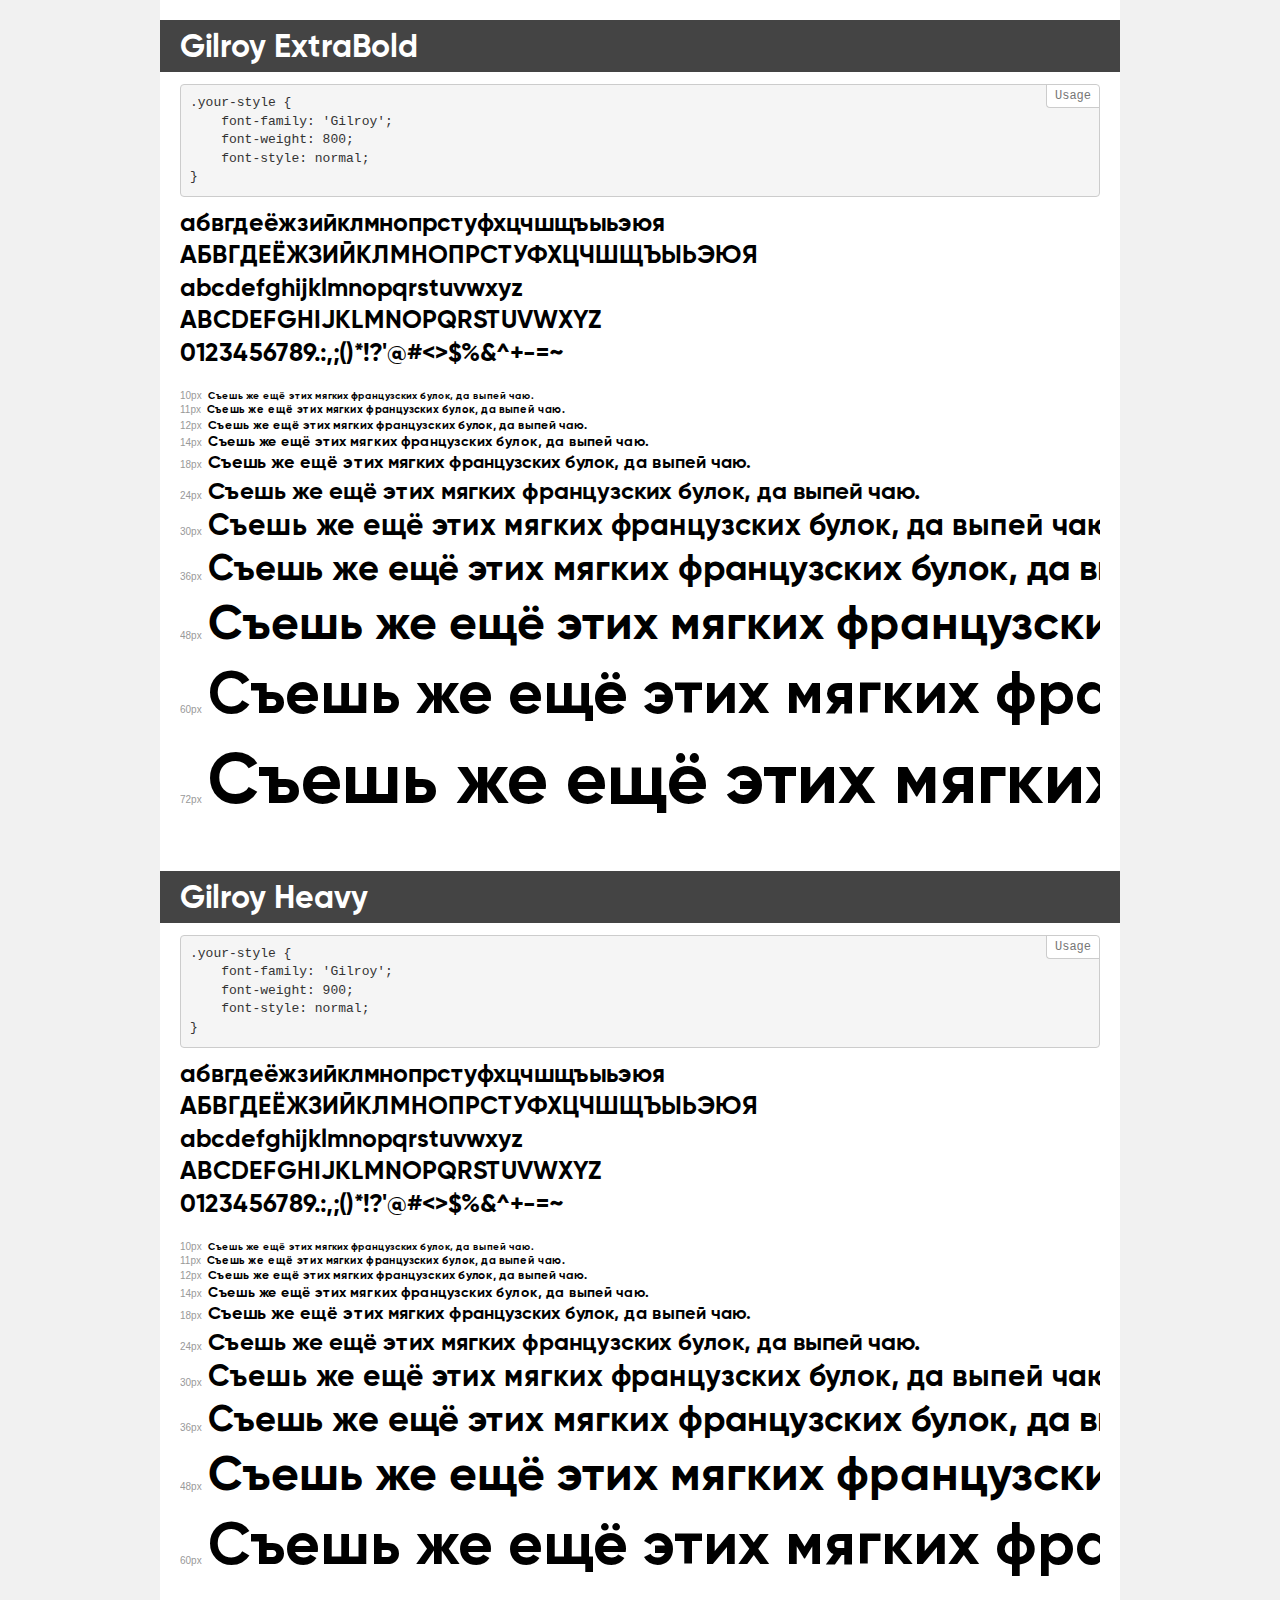
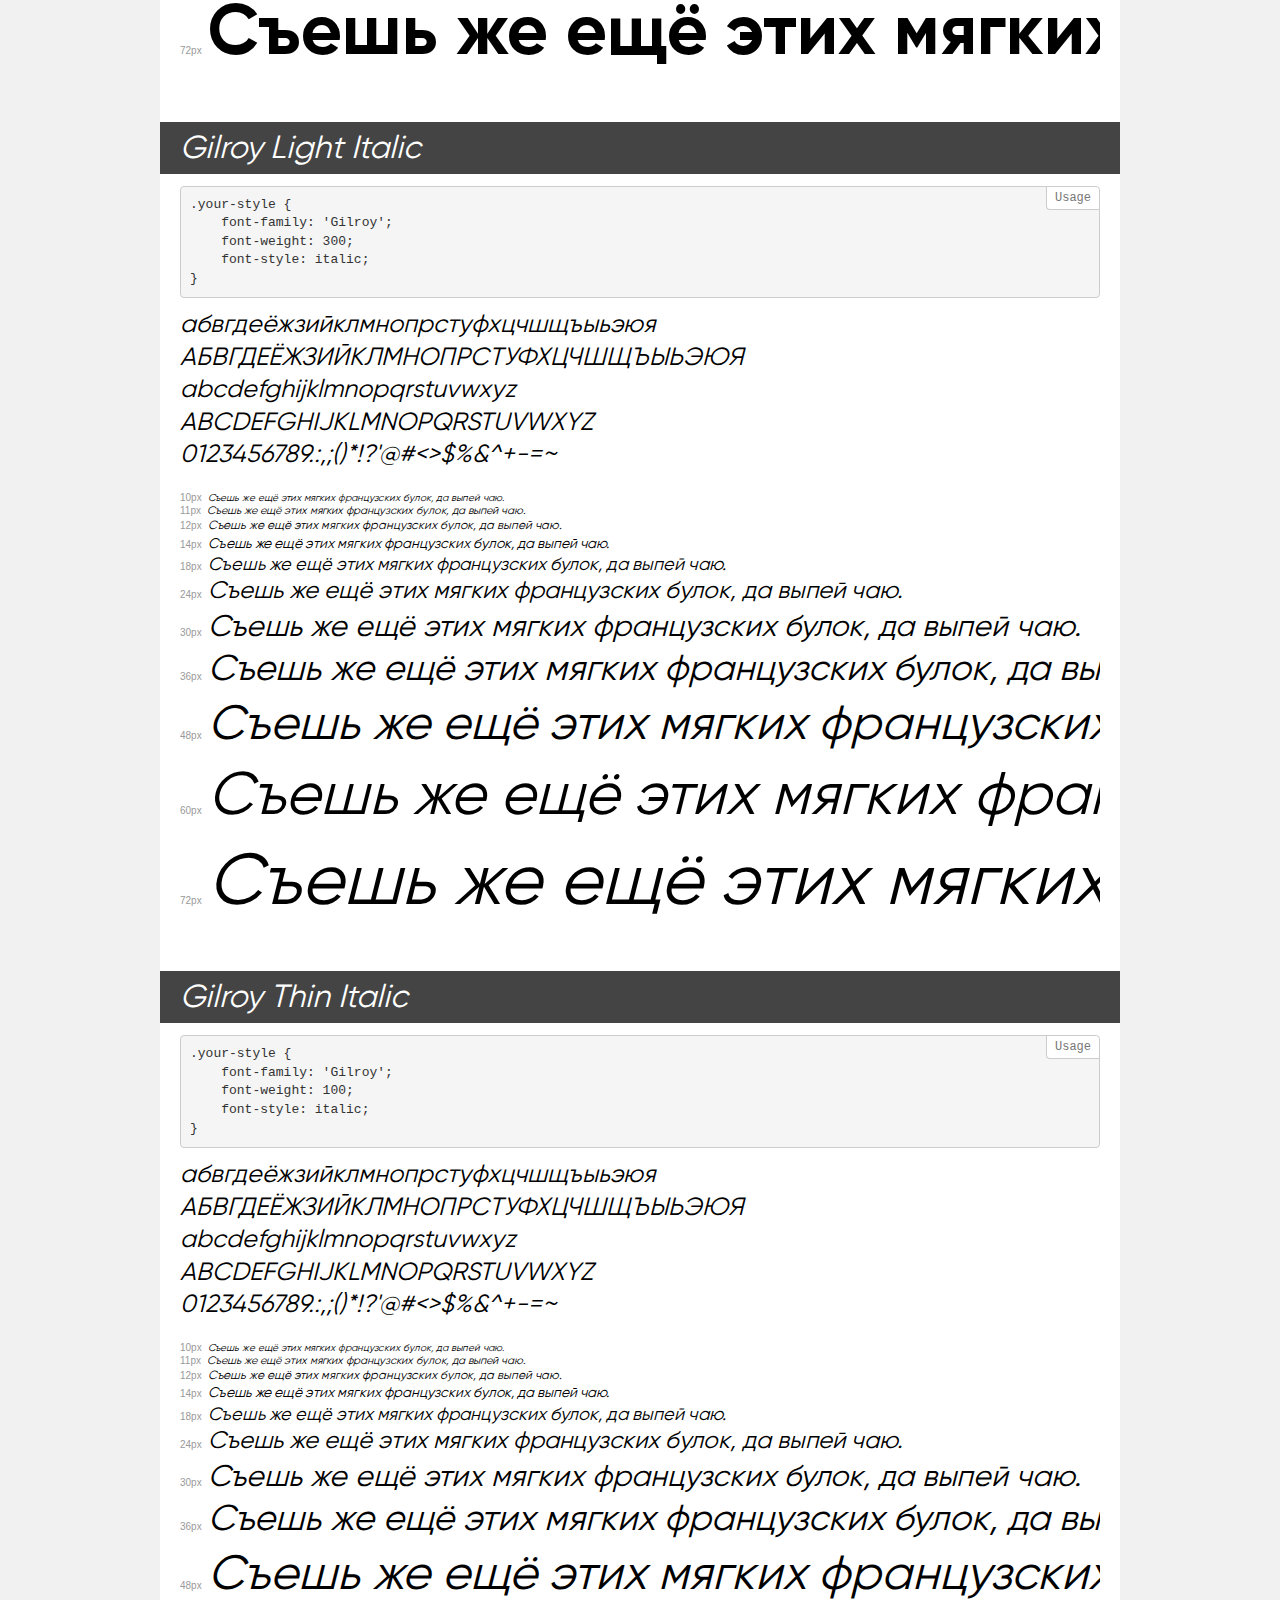
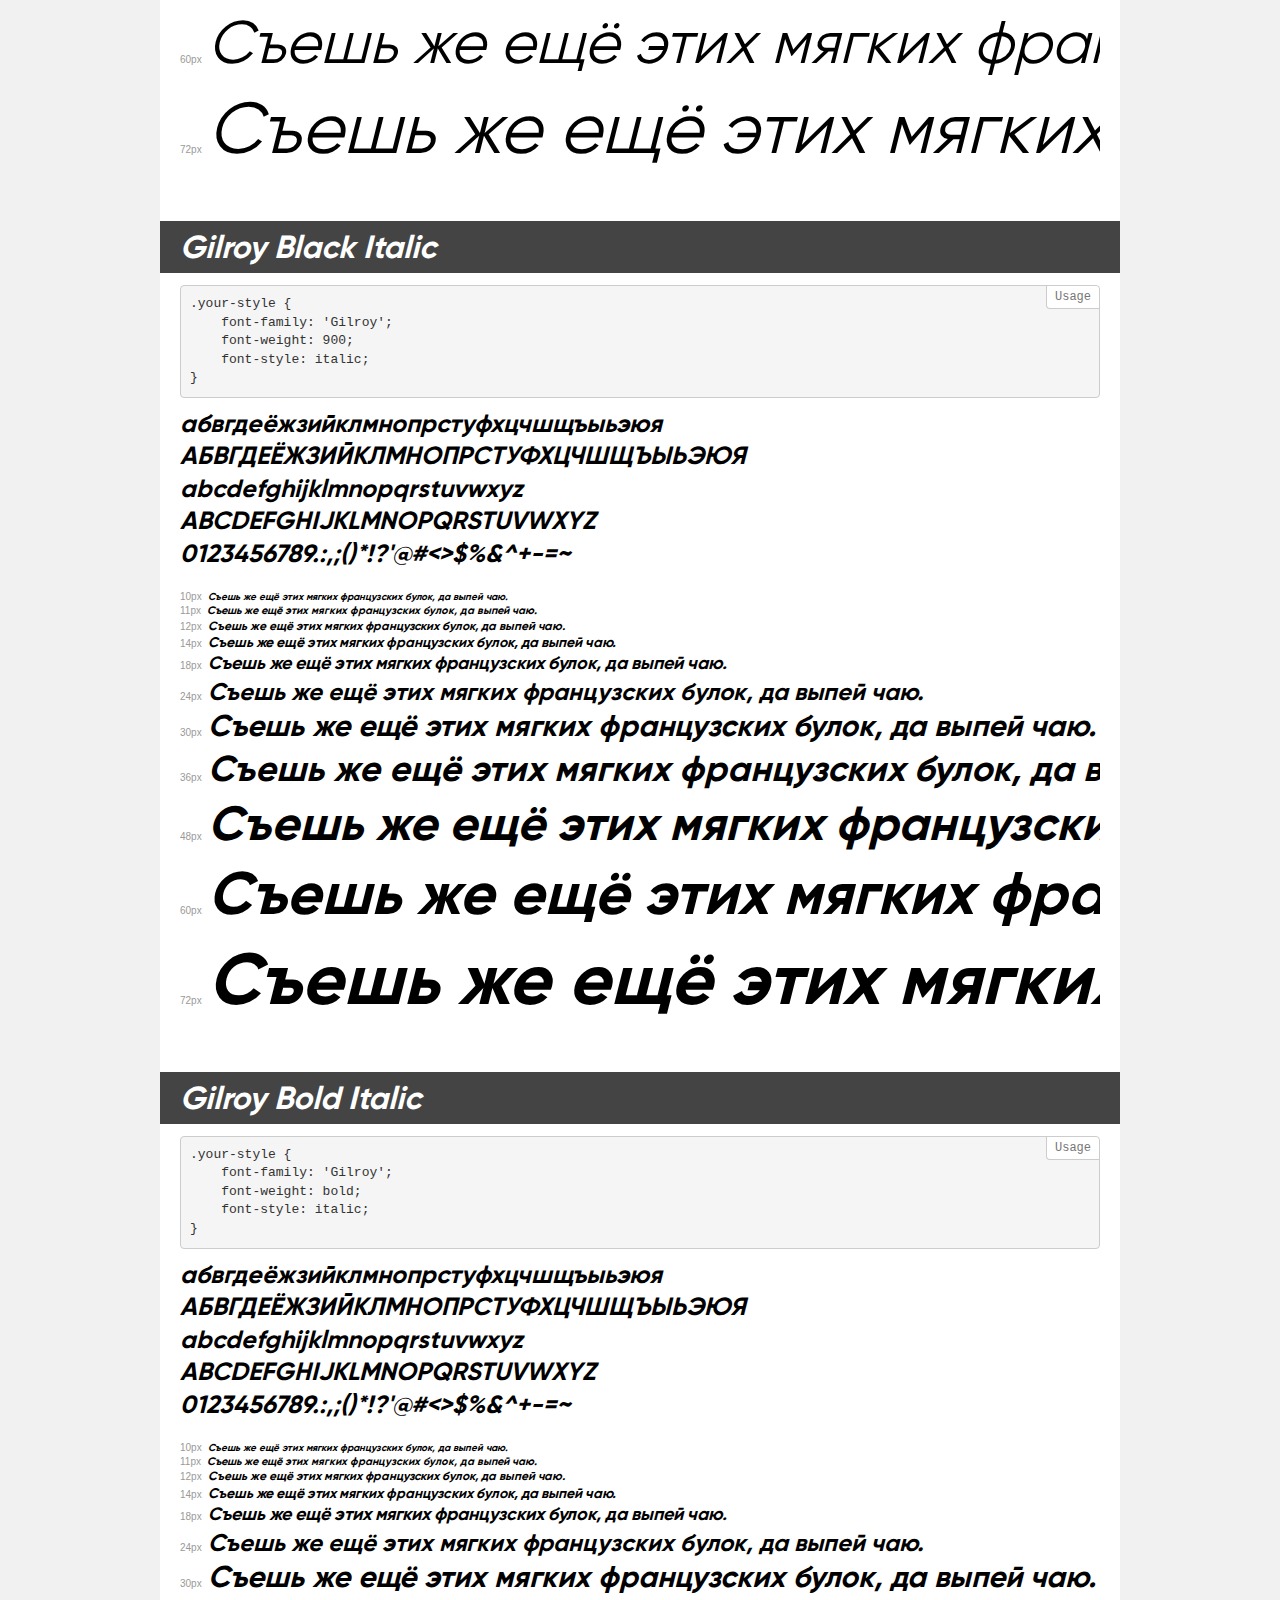
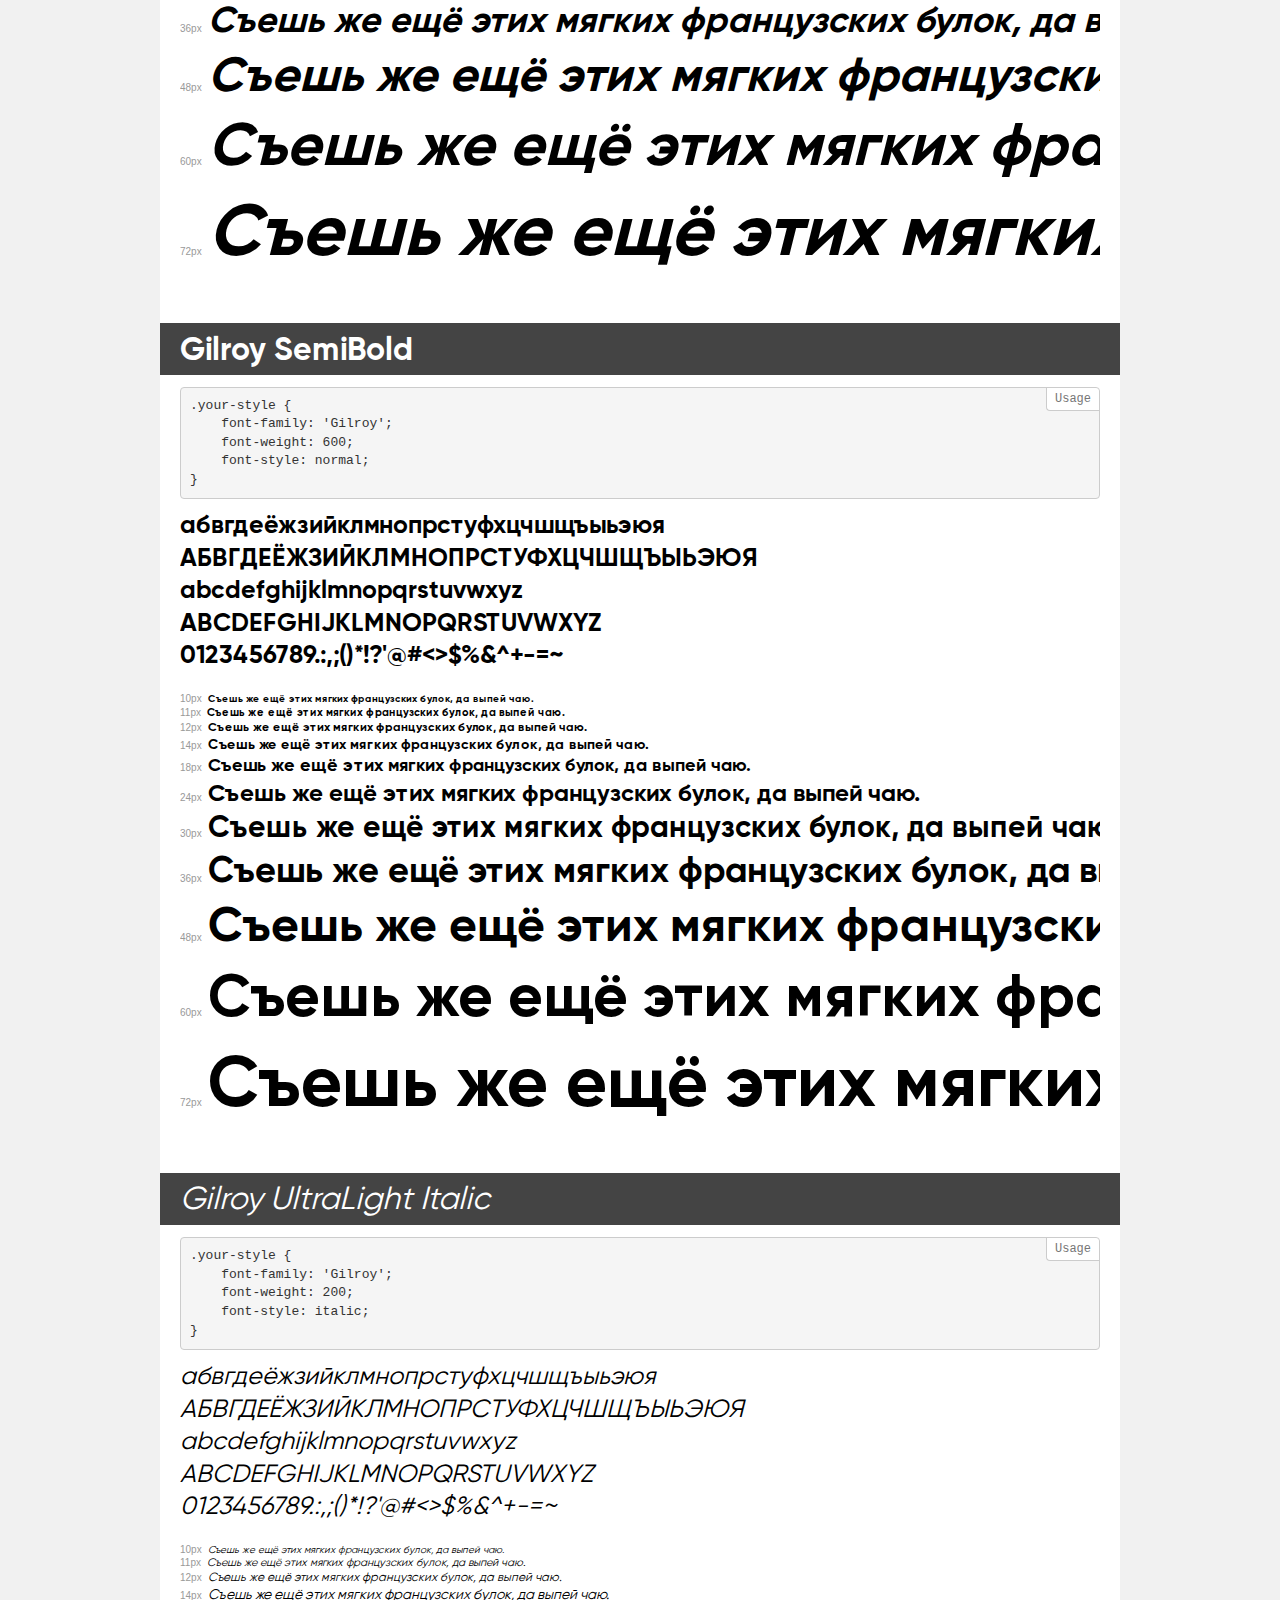
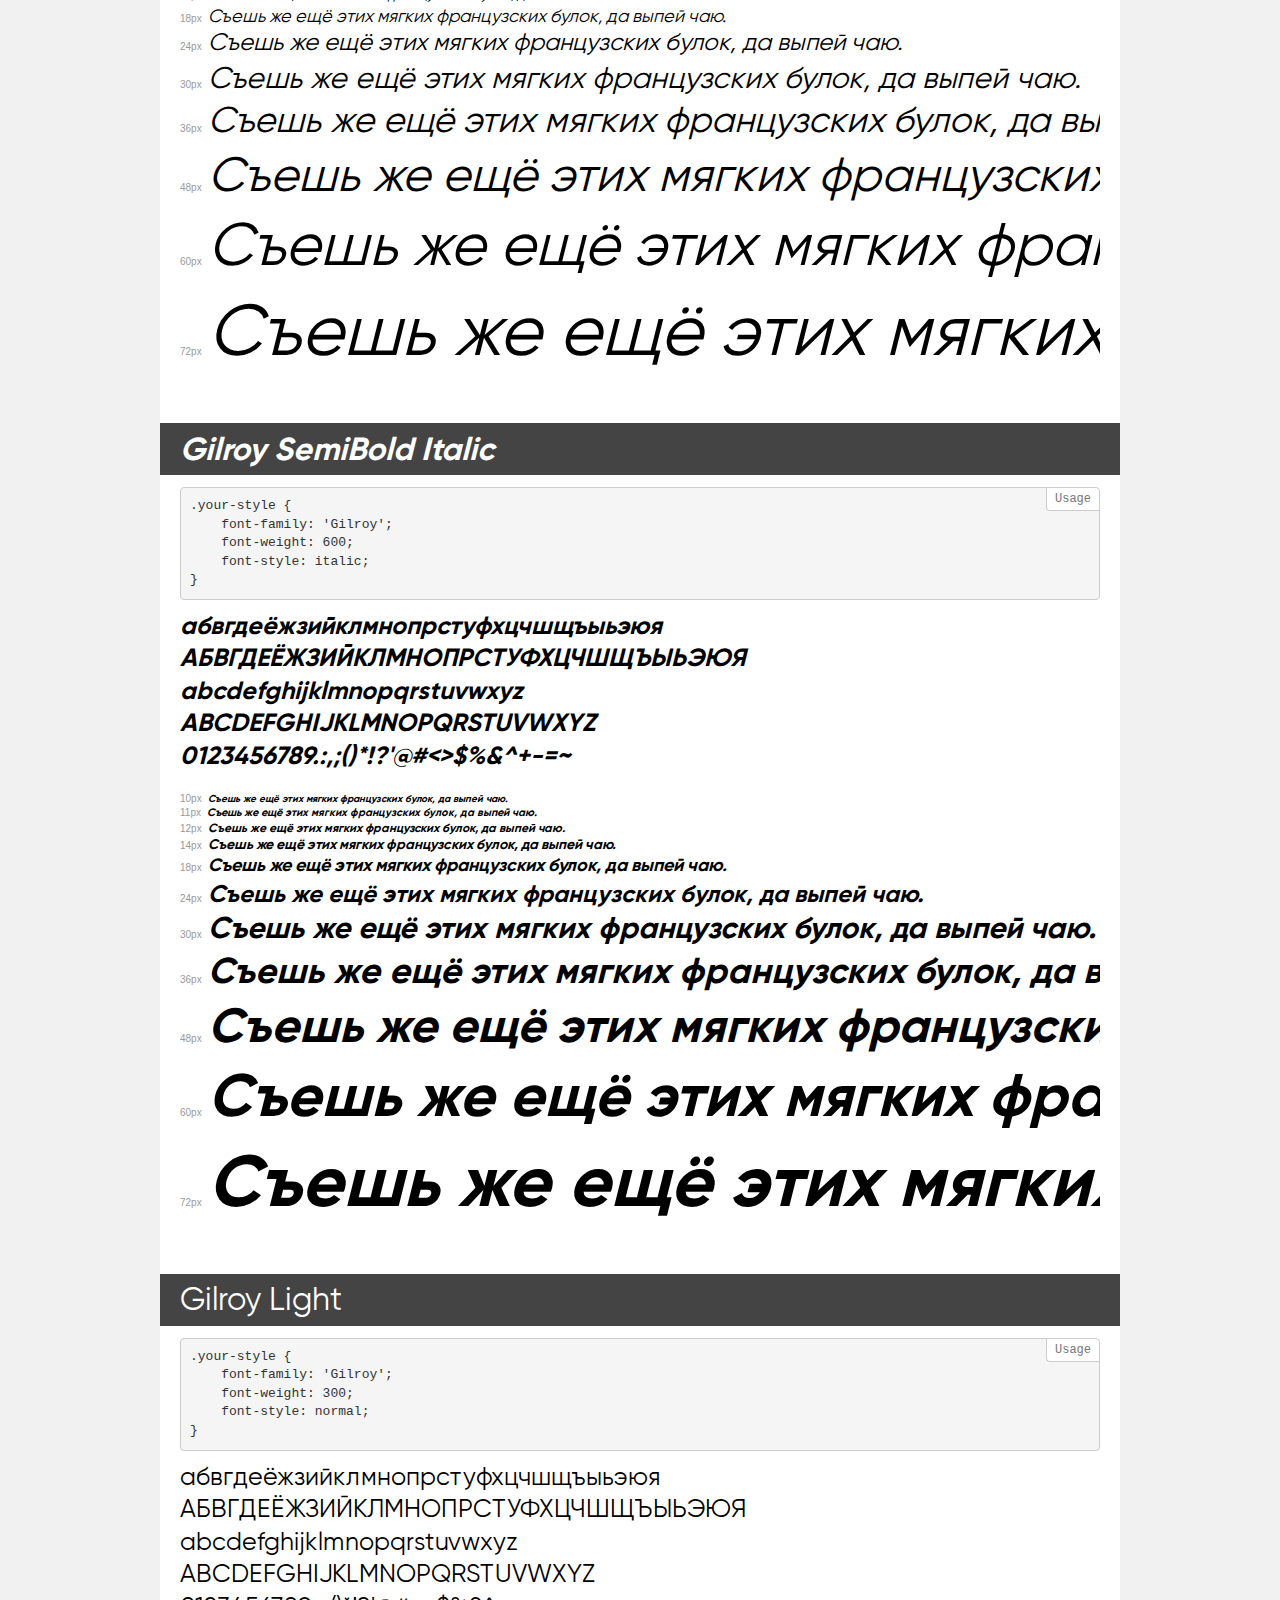
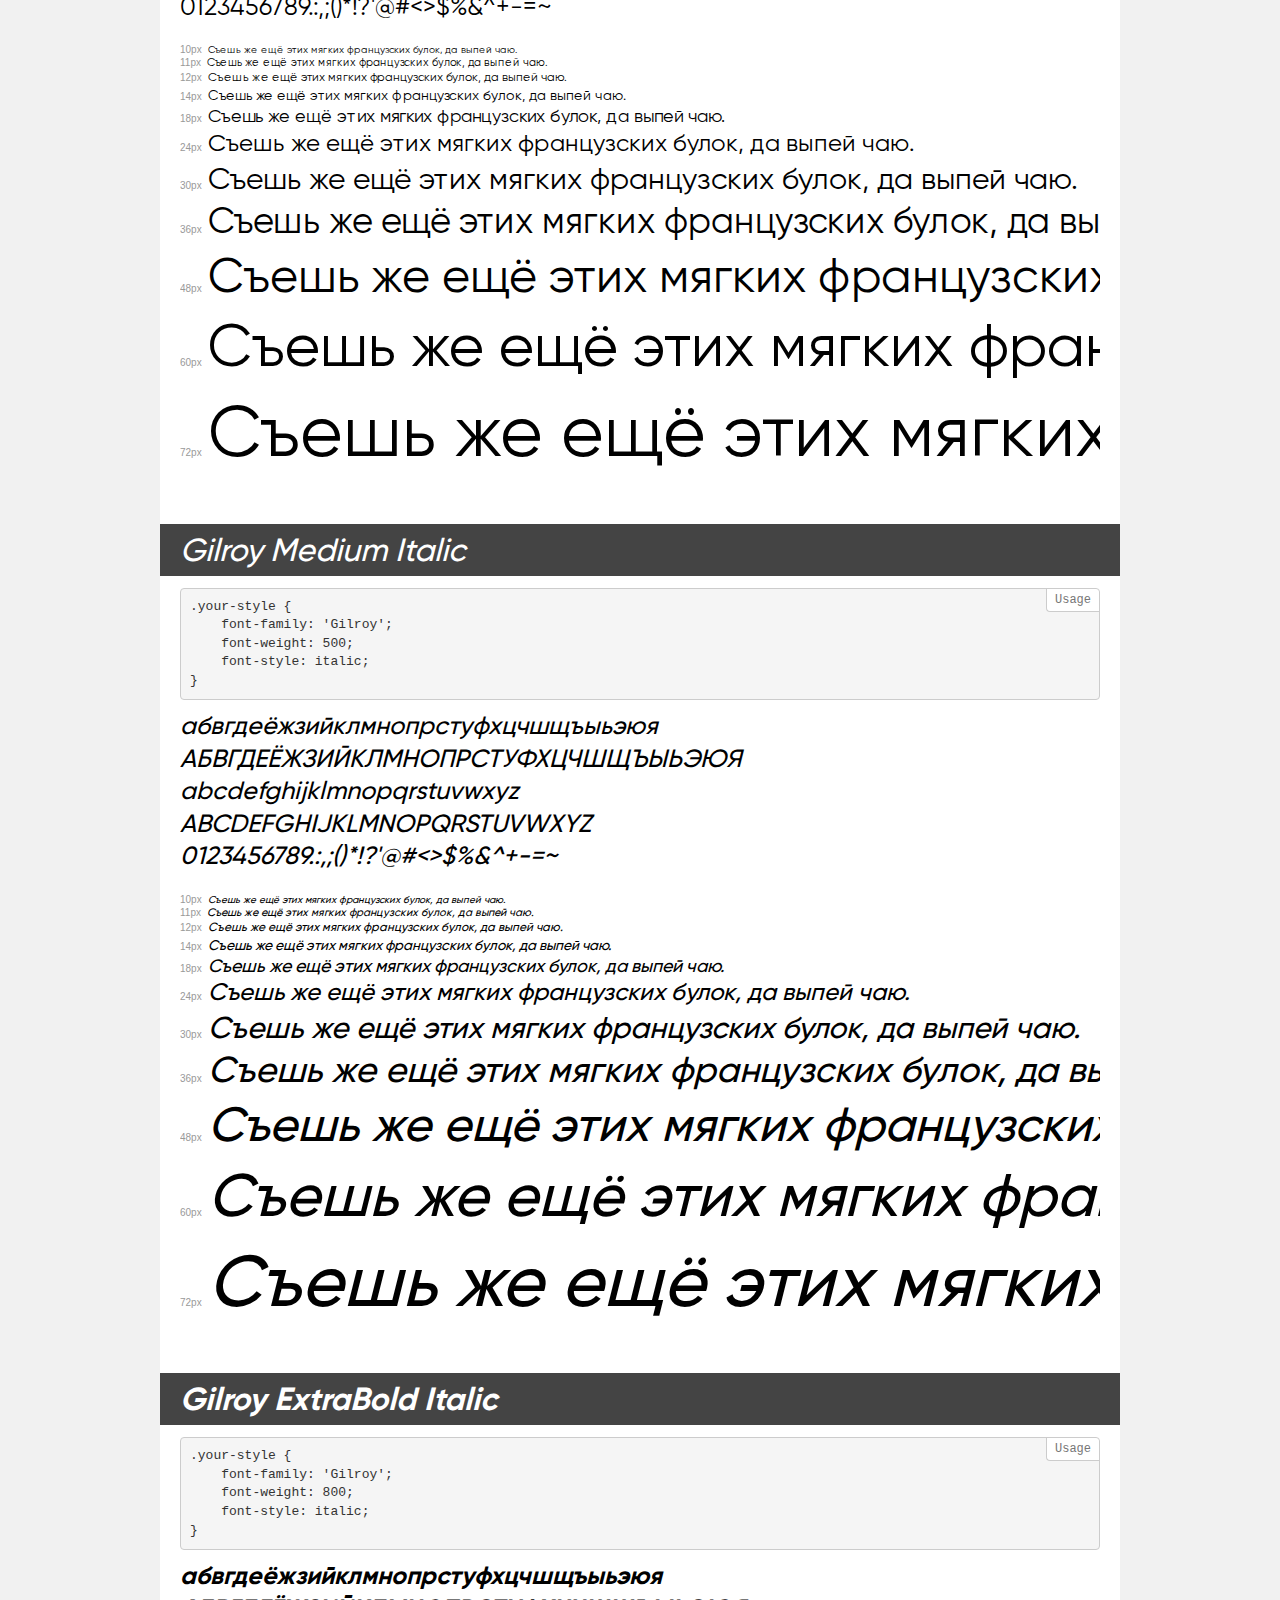
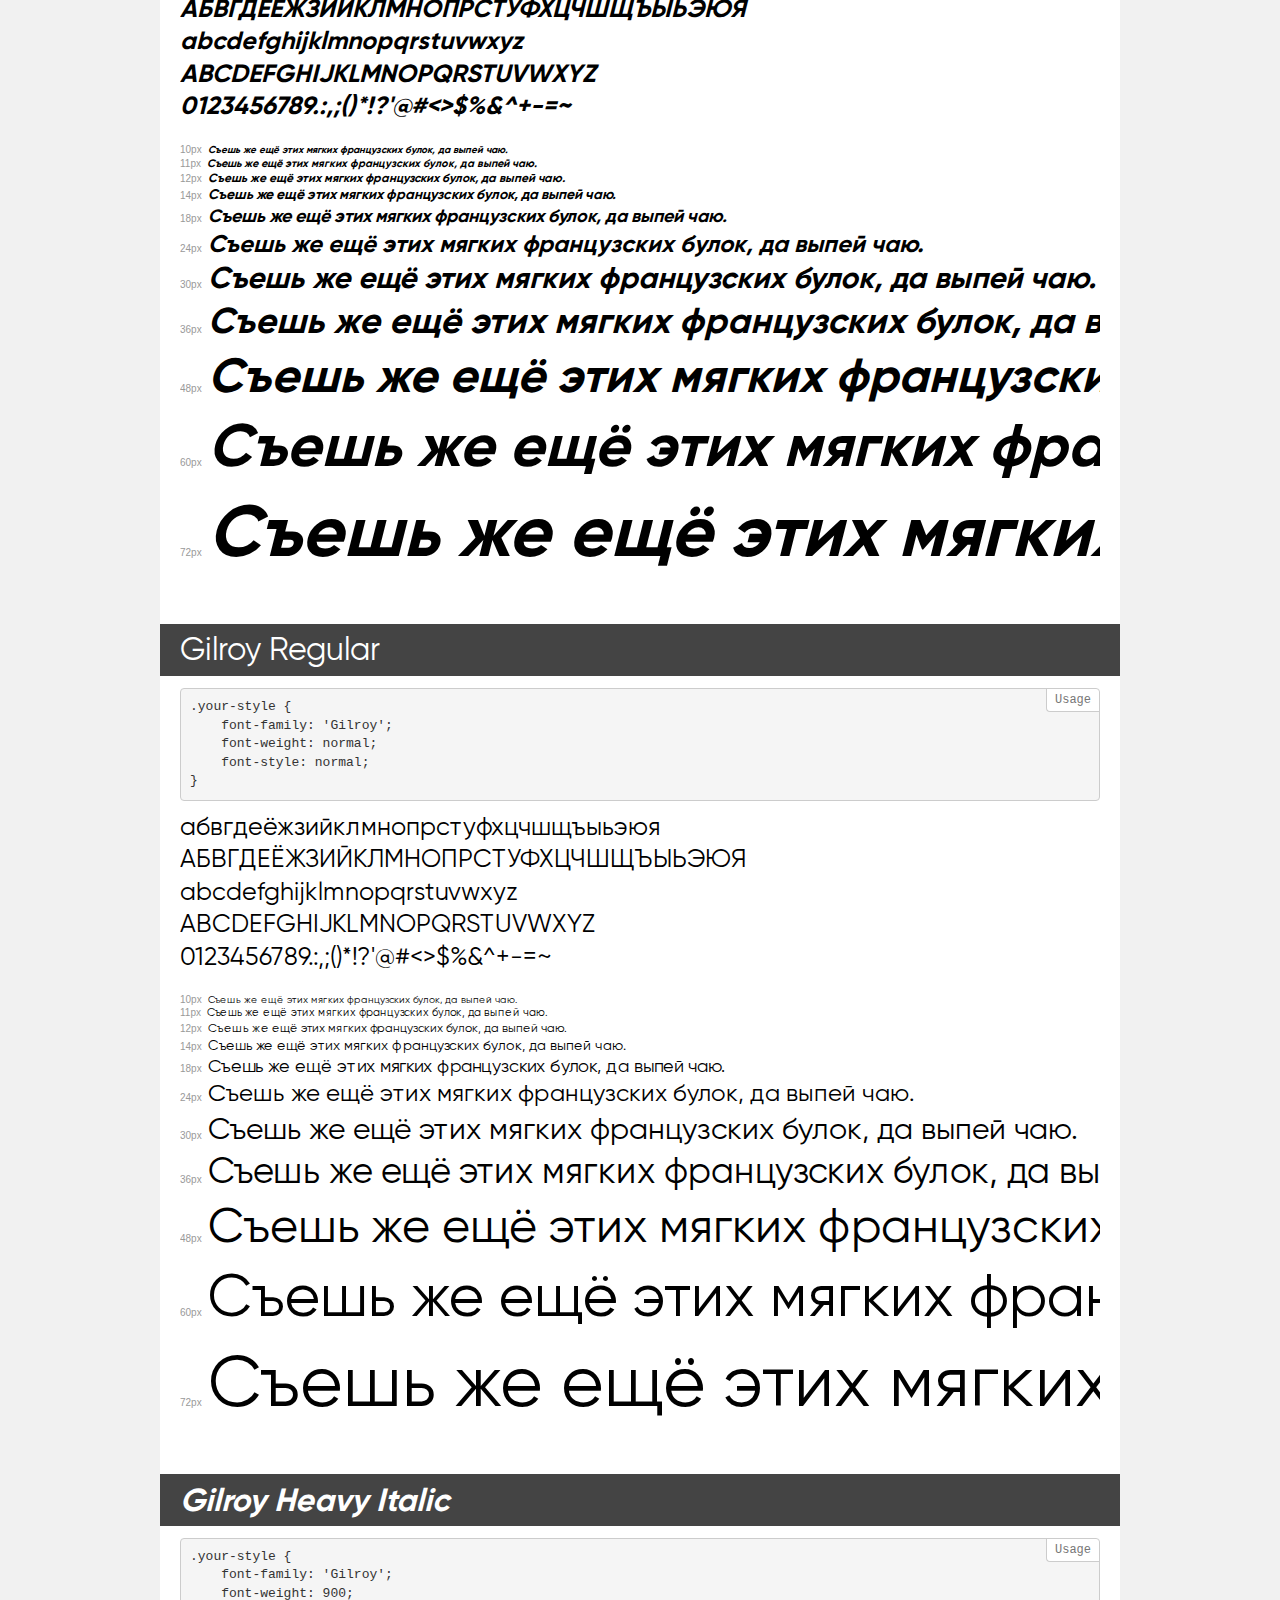
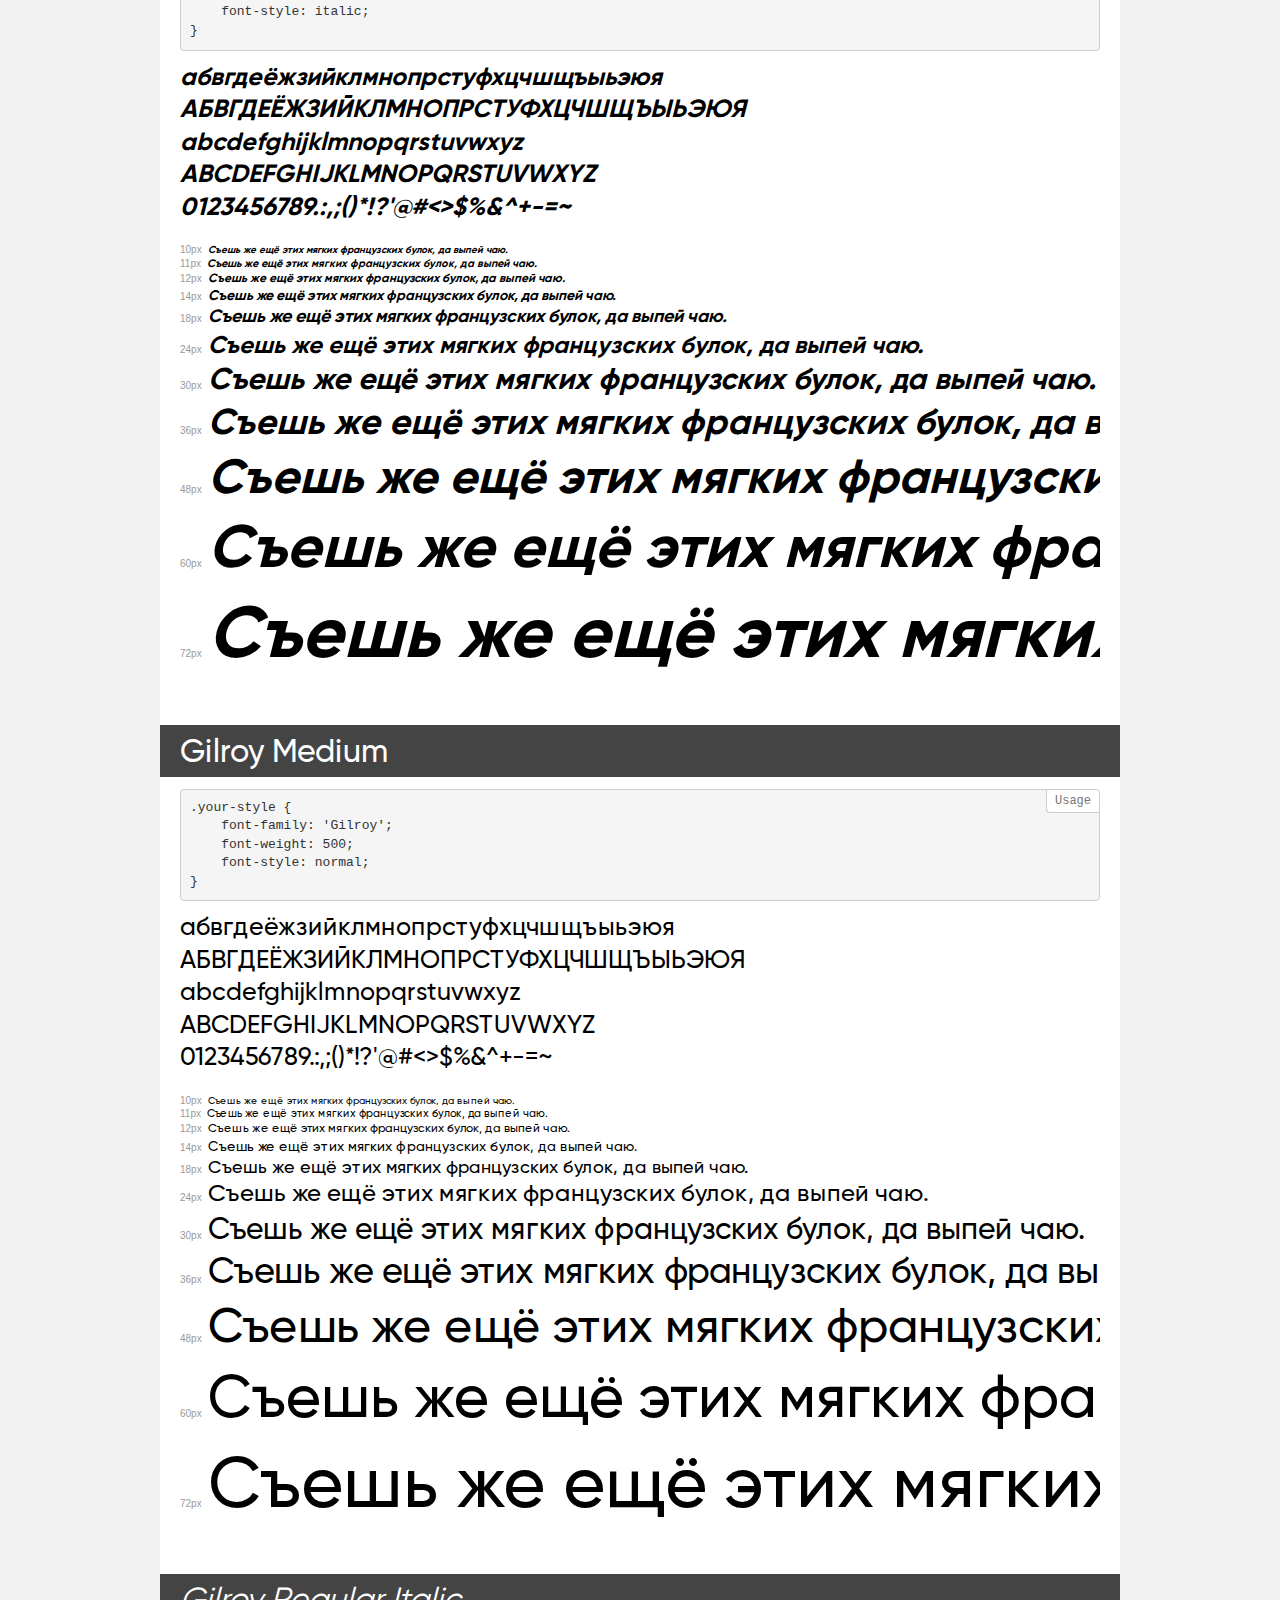
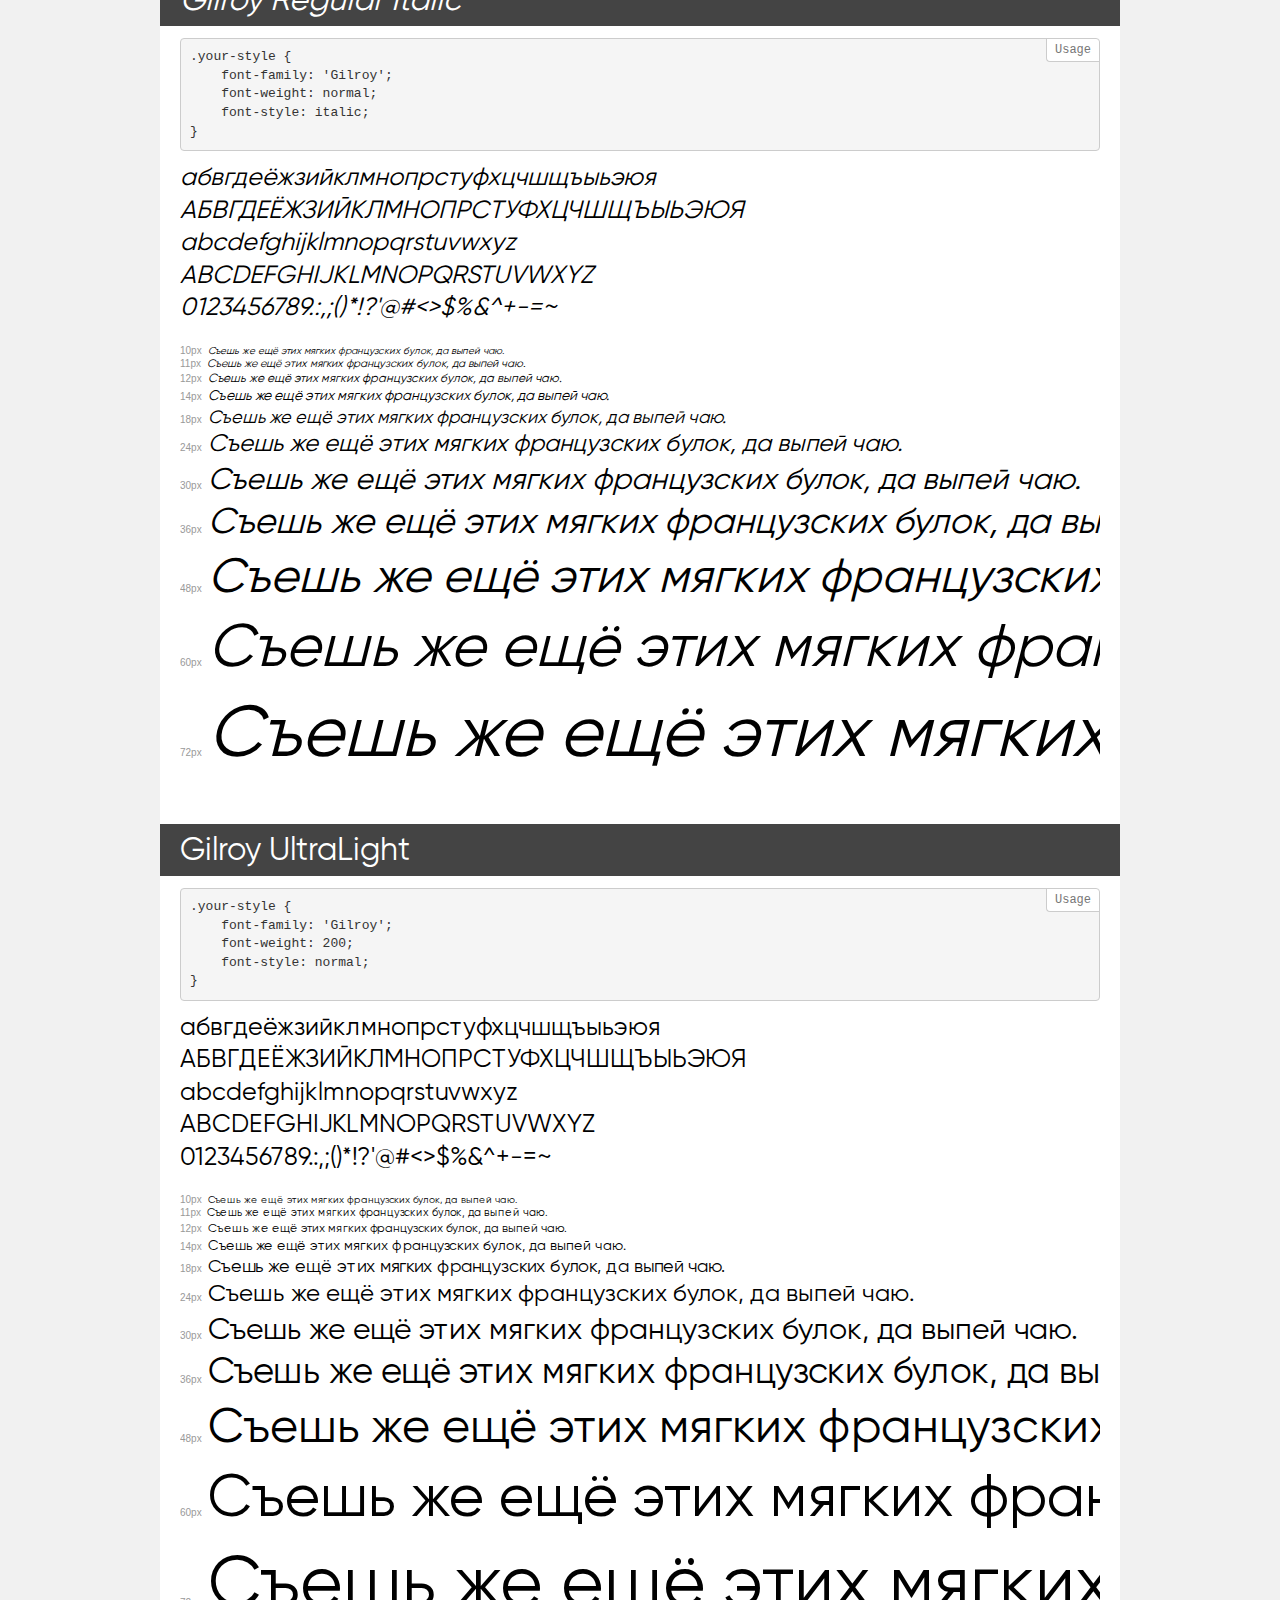
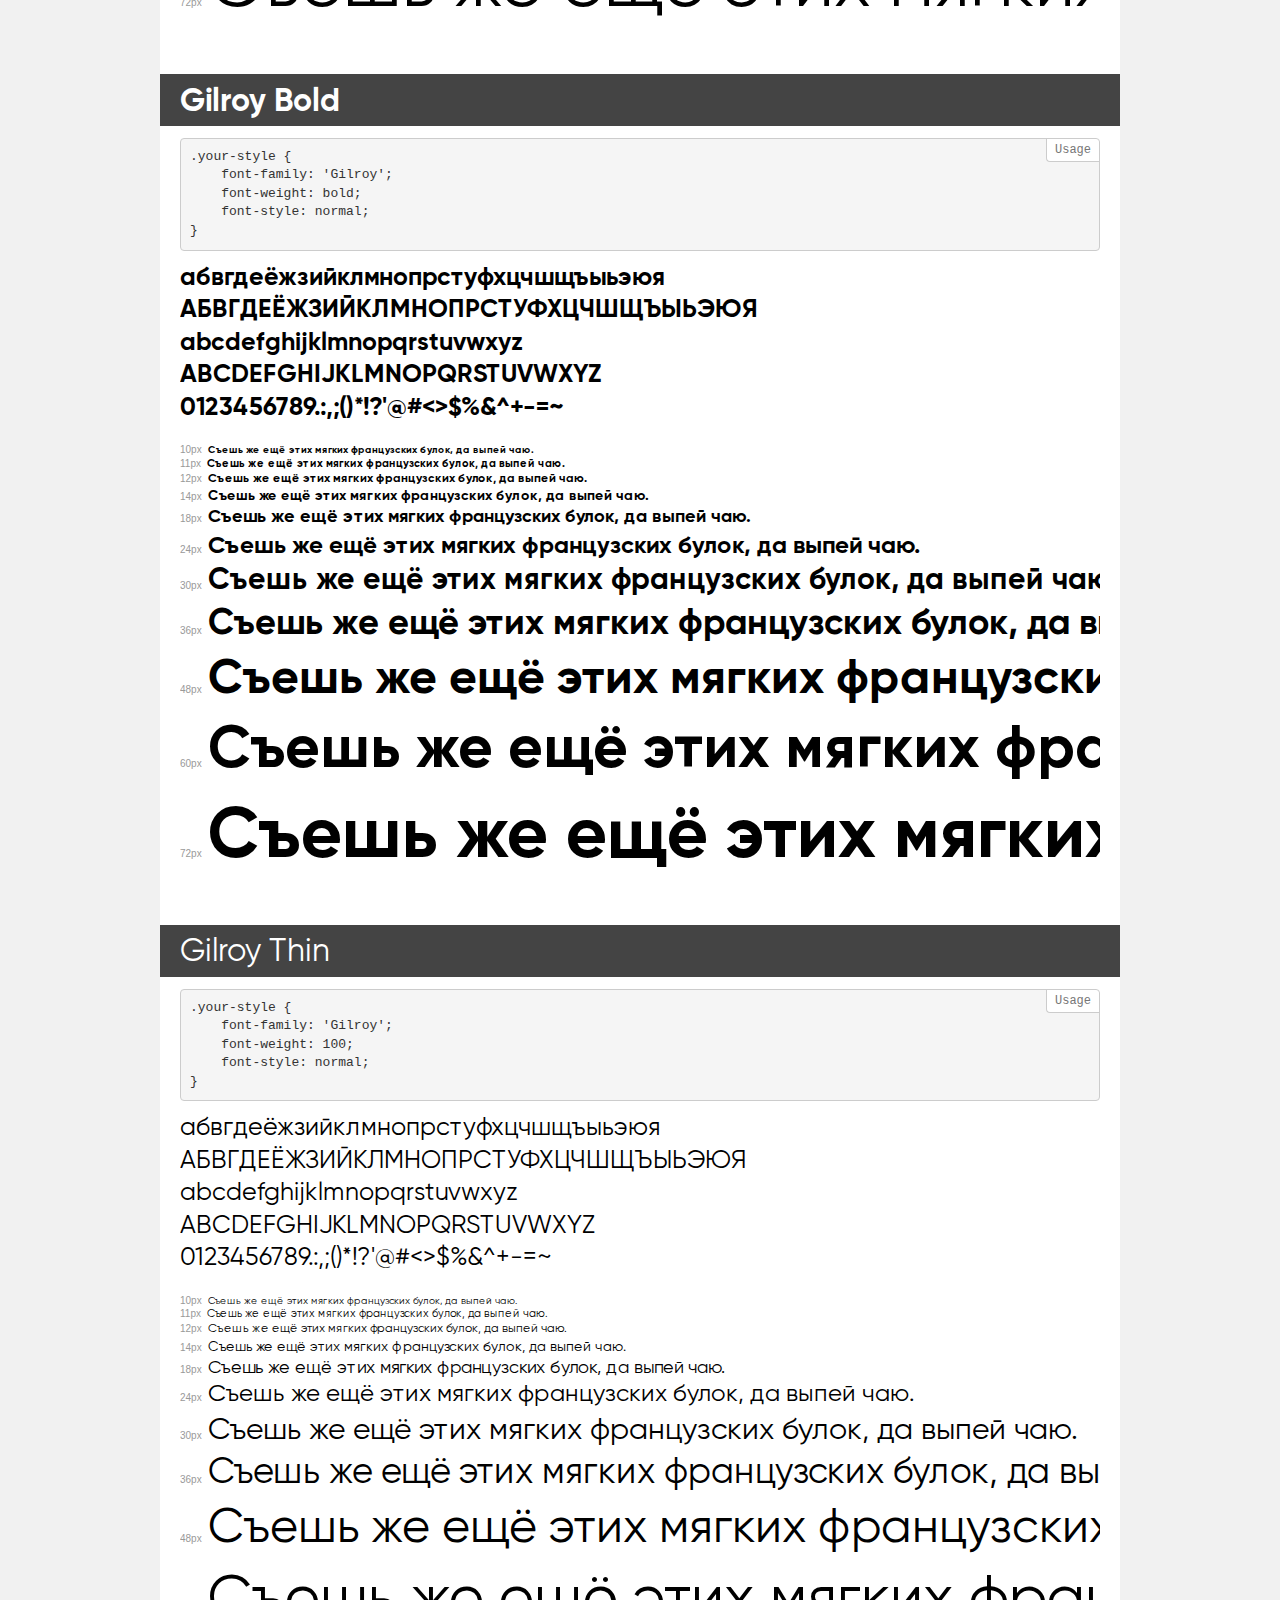
<file: fonts/gilroy/demo.html>
<!DOCTYPE html>
<html>
<head>
    <meta charset="utf-8">
    <meta http-equiv="X-UA-Compatible" content="IE=edge">
    <meta name="viewport" content="width=device-width, initial-scale=1">
    <meta name="robots" content="noindex, noarchive">
    <meta name="format-detection" content="telephone=no">
    <title>Transfonter demo</title>
    <link href="stylesheet.css" rel="stylesheet">
    <style>
        /*
        http://meyerweb.com/eric/tools/css/reset/
        v2.0 | 20110126
        License: none (public domain)
        */
        html, body, div, span, applet, object, iframe,
        h1, h2, h3, h4, h5, h6, p, blockquote, pre,
        a, abbr, acronym, address, big, cite, code,
        del, dfn, em, img, ins, kbd, q, s, samp,
        small, strike, strong, sub, sup, tt, var,
        b, u, i, center,
        dl, dt, dd, ol, ul, li,
        fieldset, form, label, legend,
        table, caption, tbody, tfoot, thead, tr, th, td,
        article, aside, canvas, details, embed,
        figure, figcaption, footer, header, hgroup,
        menu, nav, output, ruby, section, summary,
        time, mark, audio, video {
            margin: 0;
            padding: 0;
            border: 0;
            font-size: 100%;
            font: inherit;
            vertical-align: baseline;
        }
        /* HTML5 display-role reset for older browsers */
        article, aside, details, figcaption, figure,
        footer, header, hgroup, menu, nav, section {
            display: block;
        }
        body {
            line-height: 1;
        }
        ol, ul {
            list-style: none;
        }
        blockquote, q {
            quotes: none;
        }
        blockquote:before, blockquote:after,
        q:before, q:after {
            content: '';
            content: none;
        }
        table {
            border-collapse: collapse;
            border-spacing: 0;
        }
        /* common styles */
        body {
            background: #f1f1f1;
            color: #000;
        }
        .page {
            background: #fff;
            width: 920px;
            margin: 0 auto;
            padding: 20px 20px 0 20px;
            overflow: hidden;
        }
        .font-container {
            overflow-x: auto;
            overflow-y: hidden;
            margin-bottom: 40px;
            line-height: 1.3;
            white-space: nowrap;
            padding-bottom: 5px;
        }
        h1 {
            position: relative;
            background: #444;
            font-size: 32px;
            color: #fff;
            padding: 10px 20px;
            margin: 0 -20px 12px -20px;
        }
        .letters {
            font-size: 25px;
            margin-bottom: 20px;
        }
        .s10:before {
            content: '10px';
        }
        .s11:before {
            content: '11px';
        }
        .s12:before {
            content: '12px';
        }
        .s14:before {
            content: '14px';
        }
        .s18:before {
            content: '18px';
        }
        .s24:before {
            content: '24px';
        }
        .s30:before {
            content: '30px';
        }
        .s36:before {
            content: '36px';
        }
        .s48:before {
            content: '48px';
        }
        .s60:before {
            content: '60px';
        }
        .s72:before {
            content: '72px';
        }
        .s10:before, .s11:before, .s12:before, .s14:before,
        .s18:before, .s24:before, .s30:before, .s36:before,
        .s48:before, .s60:before, .s72:before {
            font-family: Arial, sans-serif;
            font-size: 10px;
            font-weight: normal;
            font-style: normal;
            color: #999;
            padding-right: 6px;
        }
        pre {
            display: block;
            position: relative;
            padding: 9px;
            margin: 0 0 10px;
            font-family: Monaco, Menlo, Consolas, "Courier New", monospace !important;
            font-size: 13px;
            line-height: 1.428571429;
            color: #333;
            font-weight: normal !important;
            font-style: normal !important;
            background-color: #f5f5f5;
            border: 1px solid #ccc;
            overflow-x: auto;
            border-radius: 4px;
        }
        pre:after {
            display: block;
            position: absolute;
            right: 0;
            top: 0;
            content: 'Usage';
            line-height: 1;
            padding: 5px 8px;
            font-size: 12px;
            color: #767676;
            background-color: #fff;
            border: 1px solid #ccc;
            border-right: none;
            border-top: none;
            border-radius: 0 4px 0 4px;
            z-index: 10;
        }
        /* responsive */
        @media (max-width: 959px) {
            .page {
                width: auto;
                margin: 0;
            }
        }
    </style>
</head>
<body>
<div class="page">
    <div class="demo" style="font-family: 'Gilroy'; font-weight: 800; font-style: normal;">
        <h1>Gilroy ExtraBold</h1>
        <pre>.your-style {
    font-family: 'Gilroy';
    font-weight: 800;
    font-style: normal;
}</pre>
        <div class="font-container">
            <p class="letters">
                абвгдеёжзийклмнопрстуфхцчшщъыьэюя<br>
АБВГДЕЁЖЗИЙКЛМНОПРСТУФХЦЧШЩЪЫЬЭЮЯ<br>
abcdefghijklmnopqrstuvwxyz<br>
ABCDEFGHIJKLMNOPQRSTUVWXYZ<br>
                0123456789.:,;()*!?'@#<>$%&^+-=~
            </p>
            <p class="s10" style="font-size: 10px;">Съешь же ещё этих мягких французских булок, да выпей чаю.</p>
            <p class="s11" style="font-size: 11px;">Съешь же ещё этих мягких французских булок, да выпей чаю.</p>
            <p class="s12" style="font-size: 12px;">Съешь же ещё этих мягких французских булок, да выпей чаю.</p>
            <p class="s14" style="font-size: 14px;">Съешь же ещё этих мягких французских булок, да выпей чаю.</p>
            <p class="s18" style="font-size: 18px;">Съешь же ещё этих мягких французских булок, да выпей чаю.</p>
            <p class="s24" style="font-size: 24px;">Съешь же ещё этих мягких французских булок, да выпей чаю.</p>
            <p class="s30" style="font-size: 30px;">Съешь же ещё этих мягких французских булок, да выпей чаю.</p>
            <p class="s36" style="font-size: 36px;">Съешь же ещё этих мягких французских булок, да выпей чаю.</p>
            <p class="s48" style="font-size: 48px;">Съешь же ещё этих мягких французских булок, да выпей чаю.</p>
            <p class="s60" style="font-size: 60px;">Съешь же ещё этих мягких французских булок, да выпей чаю.</p>
            <p class="s72" style="font-size: 72px;">Съешь же ещё этих мягких французских булок, да выпей чаю.</p>
        </div>
    </div>
    <div class="demo" style="font-family: 'Gilroy'; font-weight: 900; font-style: normal;">
        <h1>Gilroy Heavy</h1>
        <pre>.your-style {
    font-family: 'Gilroy';
    font-weight: 900;
    font-style: normal;
}</pre>
        <div class="font-container">
            <p class="letters">
                абвгдеёжзийклмнопрстуфхцчшщъыьэюя<br>
АБВГДЕЁЖЗИЙКЛМНОПРСТУФХЦЧШЩЪЫЬЭЮЯ<br>
abcdefghijklmnopqrstuvwxyz<br>
ABCDEFGHIJKLMNOPQRSTUVWXYZ<br>
                0123456789.:,;()*!?'@#<>$%&^+-=~
            </p>
            <p class="s10" style="font-size: 10px;">Съешь же ещё этих мягких французских булок, да выпей чаю.</p>
            <p class="s11" style="font-size: 11px;">Съешь же ещё этих мягких французских булок, да выпей чаю.</p>
            <p class="s12" style="font-size: 12px;">Съешь же ещё этих мягких французских булок, да выпей чаю.</p>
            <p class="s14" style="font-size: 14px;">Съешь же ещё этих мягких французских булок, да выпей чаю.</p>
            <p class="s18" style="font-size: 18px;">Съешь же ещё этих мягких французских булок, да выпей чаю.</p>
            <p class="s24" style="font-size: 24px;">Съешь же ещё этих мягких французских булок, да выпей чаю.</p>
            <p class="s30" style="font-size: 30px;">Съешь же ещё этих мягких французских булок, да выпей чаю.</p>
            <p class="s36" style="font-size: 36px;">Съешь же ещё этих мягких французских булок, да выпей чаю.</p>
            <p class="s48" style="font-size: 48px;">Съешь же ещё этих мягких французских булок, да выпей чаю.</p>
            <p class="s60" style="font-size: 60px;">Съешь же ещё этих мягких французских булок, да выпей чаю.</p>
            <p class="s72" style="font-size: 72px;">Съешь же ещё этих мягких французских булок, да выпей чаю.</p>
        </div>
    </div>
    <div class="demo" style="font-family: 'Gilroy'; font-weight: 300; font-style: italic;">
        <h1>Gilroy Light Italic</h1>
        <pre>.your-style {
    font-family: 'Gilroy';
    font-weight: 300;
    font-style: italic;
}</pre>
        <div class="font-container">
            <p class="letters">
                абвгдеёжзийклмнопрстуфхцчшщъыьэюя<br>
АБВГДЕЁЖЗИЙКЛМНОПРСТУФХЦЧШЩЪЫЬЭЮЯ<br>
abcdefghijklmnopqrstuvwxyz<br>
ABCDEFGHIJKLMNOPQRSTUVWXYZ<br>
                0123456789.:,;()*!?'@#<>$%&^+-=~
            </p>
            <p class="s10" style="font-size: 10px;">Съешь же ещё этих мягких французских булок, да выпей чаю.</p>
            <p class="s11" style="font-size: 11px;">Съешь же ещё этих мягких французских булок, да выпей чаю.</p>
            <p class="s12" style="font-size: 12px;">Съешь же ещё этих мягких французских булок, да выпей чаю.</p>
            <p class="s14" style="font-size: 14px;">Съешь же ещё этих мягких французских булок, да выпей чаю.</p>
            <p class="s18" style="font-size: 18px;">Съешь же ещё этих мягких французских булок, да выпей чаю.</p>
            <p class="s24" style="font-size: 24px;">Съешь же ещё этих мягких французских булок, да выпей чаю.</p>
            <p class="s30" style="font-size: 30px;">Съешь же ещё этих мягких французских булок, да выпей чаю.</p>
            <p class="s36" style="font-size: 36px;">Съешь же ещё этих мягких французских булок, да выпей чаю.</p>
            <p class="s48" style="font-size: 48px;">Съешь же ещё этих мягких французских булок, да выпей чаю.</p>
            <p class="s60" style="font-size: 60px;">Съешь же ещё этих мягких французских булок, да выпей чаю.</p>
            <p class="s72" style="font-size: 72px;">Съешь же ещё этих мягких французских булок, да выпей чаю.</p>
        </div>
    </div>
    <div class="demo" style="font-family: 'Gilroy'; font-weight: 100; font-style: italic;">
        <h1>Gilroy Thin Italic</h1>
        <pre>.your-style {
    font-family: 'Gilroy';
    font-weight: 100;
    font-style: italic;
}</pre>
        <div class="font-container">
            <p class="letters">
                абвгдеёжзийклмнопрстуфхцчшщъыьэюя<br>
АБВГДЕЁЖЗИЙКЛМНОПРСТУФХЦЧШЩЪЫЬЭЮЯ<br>
abcdefghijklmnopqrstuvwxyz<br>
ABCDEFGHIJKLMNOPQRSTUVWXYZ<br>
                0123456789.:,;()*!?'@#<>$%&^+-=~
            </p>
            <p class="s10" style="font-size: 10px;">Съешь же ещё этих мягких французских булок, да выпей чаю.</p>
            <p class="s11" style="font-size: 11px;">Съешь же ещё этих мягких французских булок, да выпей чаю.</p>
            <p class="s12" style="font-size: 12px;">Съешь же ещё этих мягких французских булок, да выпей чаю.</p>
            <p class="s14" style="font-size: 14px;">Съешь же ещё этих мягких французских булок, да выпей чаю.</p>
            <p class="s18" style="font-size: 18px;">Съешь же ещё этих мягких французских булок, да выпей чаю.</p>
            <p class="s24" style="font-size: 24px;">Съешь же ещё этих мягких французских булок, да выпей чаю.</p>
            <p class="s30" style="font-size: 30px;">Съешь же ещё этих мягких французских булок, да выпей чаю.</p>
            <p class="s36" style="font-size: 36px;">Съешь же ещё этих мягких французских булок, да выпей чаю.</p>
            <p class="s48" style="font-size: 48px;">Съешь же ещё этих мягких французских булок, да выпей чаю.</p>
            <p class="s60" style="font-size: 60px;">Съешь же ещё этих мягких французских булок, да выпей чаю.</p>
            <p class="s72" style="font-size: 72px;">Съешь же ещё этих мягких французских булок, да выпей чаю.</p>
        </div>
    </div>
    <div class="demo" style="font-family: 'Gilroy'; font-weight: 900; font-style: italic;">
        <h1>Gilroy Black Italic</h1>
        <pre>.your-style {
    font-family: 'Gilroy';
    font-weight: 900;
    font-style: italic;
}</pre>
        <div class="font-container">
            <p class="letters">
                абвгдеёжзийклмнопрстуфхцчшщъыьэюя<br>
АБВГДЕЁЖЗИЙКЛМНОПРСТУФХЦЧШЩЪЫЬЭЮЯ<br>
abcdefghijklmnopqrstuvwxyz<br>
ABCDEFGHIJKLMNOPQRSTUVWXYZ<br>
                0123456789.:,;()*!?'@#<>$%&^+-=~
            </p>
            <p class="s10" style="font-size: 10px;">Съешь же ещё этих мягких французских булок, да выпей чаю.</p>
            <p class="s11" style="font-size: 11px;">Съешь же ещё этих мягких французских булок, да выпей чаю.</p>
            <p class="s12" style="font-size: 12px;">Съешь же ещё этих мягких французских булок, да выпей чаю.</p>
            <p class="s14" style="font-size: 14px;">Съешь же ещё этих мягких французских булок, да выпей чаю.</p>
            <p class="s18" style="font-size: 18px;">Съешь же ещё этих мягких французских булок, да выпей чаю.</p>
            <p class="s24" style="font-size: 24px;">Съешь же ещё этих мягких французских булок, да выпей чаю.</p>
            <p class="s30" style="font-size: 30px;">Съешь же ещё этих мягких французских булок, да выпей чаю.</p>
            <p class="s36" style="font-size: 36px;">Съешь же ещё этих мягких французских булок, да выпей чаю.</p>
            <p class="s48" style="font-size: 48px;">Съешь же ещё этих мягких французских булок, да выпей чаю.</p>
            <p class="s60" style="font-size: 60px;">Съешь же ещё этих мягких французских булок, да выпей чаю.</p>
            <p class="s72" style="font-size: 72px;">Съешь же ещё этих мягких французских булок, да выпей чаю.</p>
        </div>
    </div>
    <div class="demo" style="font-family: 'Gilroy'; font-weight: bold; font-style: italic;">
        <h1>Gilroy Bold Italic</h1>
        <pre>.your-style {
    font-family: 'Gilroy';
    font-weight: bold;
    font-style: italic;
}</pre>
        <div class="font-container">
            <p class="letters">
                абвгдеёжзийклмнопрстуфхцчшщъыьэюя<br>
АБВГДЕЁЖЗИЙКЛМНОПРСТУФХЦЧШЩЪЫЬЭЮЯ<br>
abcdefghijklmnopqrstuvwxyz<br>
ABCDEFGHIJKLMNOPQRSTUVWXYZ<br>
                0123456789.:,;()*!?'@#<>$%&^+-=~
            </p>
            <p class="s10" style="font-size: 10px;">Съешь же ещё этих мягких французских булок, да выпей чаю.</p>
            <p class="s11" style="font-size: 11px;">Съешь же ещё этих мягких французских булок, да выпей чаю.</p>
            <p class="s12" style="font-size: 12px;">Съешь же ещё этих мягких французских булок, да выпей чаю.</p>
            <p class="s14" style="font-size: 14px;">Съешь же ещё этих мягких французских булок, да выпей чаю.</p>
            <p class="s18" style="font-size: 18px;">Съешь же ещё этих мягких французских булок, да выпей чаю.</p>
            <p class="s24" style="font-size: 24px;">Съешь же ещё этих мягких французских булок, да выпей чаю.</p>
            <p class="s30" style="font-size: 30px;">Съешь же ещё этих мягких французских булок, да выпей чаю.</p>
            <p class="s36" style="font-size: 36px;">Съешь же ещё этих мягких французских булок, да выпей чаю.</p>
            <p class="s48" style="font-size: 48px;">Съешь же ещё этих мягких французских булок, да выпей чаю.</p>
            <p class="s60" style="font-size: 60px;">Съешь же ещё этих мягких французских булок, да выпей чаю.</p>
            <p class="s72" style="font-size: 72px;">Съешь же ещё этих мягких французских булок, да выпей чаю.</p>
        </div>
    </div>
    <div class="demo" style="font-family: 'Gilroy'; font-weight: 600; font-style: normal;">
        <h1>Gilroy SemiBold</h1>
        <pre>.your-style {
    font-family: 'Gilroy';
    font-weight: 600;
    font-style: normal;
}</pre>
        <div class="font-container">
            <p class="letters">
                абвгдеёжзийклмнопрстуфхцчшщъыьэюя<br>
АБВГДЕЁЖЗИЙКЛМНОПРСТУФХЦЧШЩЪЫЬЭЮЯ<br>
abcdefghijklmnopqrstuvwxyz<br>
ABCDEFGHIJKLMNOPQRSTUVWXYZ<br>
                0123456789.:,;()*!?'@#<>$%&^+-=~
            </p>
            <p class="s10" style="font-size: 10px;">Съешь же ещё этих мягких французских булок, да выпей чаю.</p>
            <p class="s11" style="font-size: 11px;">Съешь же ещё этих мягких французских булок, да выпей чаю.</p>
            <p class="s12" style="font-size: 12px;">Съешь же ещё этих мягких французских булок, да выпей чаю.</p>
            <p class="s14" style="font-size: 14px;">Съешь же ещё этих мягких французских булок, да выпей чаю.</p>
            <p class="s18" style="font-size: 18px;">Съешь же ещё этих мягких французских булок, да выпей чаю.</p>
            <p class="s24" style="font-size: 24px;">Съешь же ещё этих мягких французских булок, да выпей чаю.</p>
            <p class="s30" style="font-size: 30px;">Съешь же ещё этих мягких французских булок, да выпей чаю.</p>
            <p class="s36" style="font-size: 36px;">Съешь же ещё этих мягких французских булок, да выпей чаю.</p>
            <p class="s48" style="font-size: 48px;">Съешь же ещё этих мягких французских булок, да выпей чаю.</p>
            <p class="s60" style="font-size: 60px;">Съешь же ещё этих мягких французских булок, да выпей чаю.</p>
            <p class="s72" style="font-size: 72px;">Съешь же ещё этих мягких французских булок, да выпей чаю.</p>
        </div>
    </div>
    <div class="demo" style="font-family: 'Gilroy'; font-weight: 200; font-style: italic;">
        <h1>Gilroy UltraLight Italic</h1>
        <pre>.your-style {
    font-family: 'Gilroy';
    font-weight: 200;
    font-style: italic;
}</pre>
        <div class="font-container">
            <p class="letters">
                абвгдеёжзийклмнопрстуфхцчшщъыьэюя<br>
АБВГДЕЁЖЗИЙКЛМНОПРСТУФХЦЧШЩЪЫЬЭЮЯ<br>
abcdefghijklmnopqrstuvwxyz<br>
ABCDEFGHIJKLMNOPQRSTUVWXYZ<br>
                0123456789.:,;()*!?'@#<>$%&^+-=~
            </p>
            <p class="s10" style="font-size: 10px;">Съешь же ещё этих мягких французских булок, да выпей чаю.</p>
            <p class="s11" style="font-size: 11px;">Съешь же ещё этих мягких французских булок, да выпей чаю.</p>
            <p class="s12" style="font-size: 12px;">Съешь же ещё этих мягких французских булок, да выпей чаю.</p>
            <p class="s14" style="font-size: 14px;">Съешь же ещё этих мягких французских булок, да выпей чаю.</p>
            <p class="s18" style="font-size: 18px;">Съешь же ещё этих мягких французских булок, да выпей чаю.</p>
            <p class="s24" style="font-size: 24px;">Съешь же ещё этих мягких французских булок, да выпей чаю.</p>
            <p class="s30" style="font-size: 30px;">Съешь же ещё этих мягких французских булок, да выпей чаю.</p>
            <p class="s36" style="font-size: 36px;">Съешь же ещё этих мягких французских булок, да выпей чаю.</p>
            <p class="s48" style="font-size: 48px;">Съешь же ещё этих мягких французских булок, да выпей чаю.</p>
            <p class="s60" style="font-size: 60px;">Съешь же ещё этих мягких французских булок, да выпей чаю.</p>
            <p class="s72" style="font-size: 72px;">Съешь же ещё этих мягких французских булок, да выпей чаю.</p>
        </div>
    </div>
    <div class="demo" style="font-family: 'Gilroy'; font-weight: 600; font-style: italic;">
        <h1>Gilroy SemiBold Italic</h1>
        <pre>.your-style {
    font-family: 'Gilroy';
    font-weight: 600;
    font-style: italic;
}</pre>
        <div class="font-container">
            <p class="letters">
                абвгдеёжзийклмнопрстуфхцчшщъыьэюя<br>
АБВГДЕЁЖЗИЙКЛМНОПРСТУФХЦЧШЩЪЫЬЭЮЯ<br>
abcdefghijklmnopqrstuvwxyz<br>
ABCDEFGHIJKLMNOPQRSTUVWXYZ<br>
                0123456789.:,;()*!?'@#<>$%&^+-=~
            </p>
            <p class="s10" style="font-size: 10px;">Съешь же ещё этих мягких французских булок, да выпей чаю.</p>
            <p class="s11" style="font-size: 11px;">Съешь же ещё этих мягких французских булок, да выпей чаю.</p>
            <p class="s12" style="font-size: 12px;">Съешь же ещё этих мягких французских булок, да выпей чаю.</p>
            <p class="s14" style="font-size: 14px;">Съешь же ещё этих мягких французских булок, да выпей чаю.</p>
            <p class="s18" style="font-size: 18px;">Съешь же ещё этих мягких французских булок, да выпей чаю.</p>
            <p class="s24" style="font-size: 24px;">Съешь же ещё этих мягких французских булок, да выпей чаю.</p>
            <p class="s30" style="font-size: 30px;">Съешь же ещё этих мягких французских булок, да выпей чаю.</p>
            <p class="s36" style="font-size: 36px;">Съешь же ещё этих мягких французских булок, да выпей чаю.</p>
            <p class="s48" style="font-size: 48px;">Съешь же ещё этих мягких французских булок, да выпей чаю.</p>
            <p class="s60" style="font-size: 60px;">Съешь же ещё этих мягких французских булок, да выпей чаю.</p>
            <p class="s72" style="font-size: 72px;">Съешь же ещё этих мягких французских булок, да выпей чаю.</p>
        </div>
    </div>
    <div class="demo" style="font-family: 'Gilroy'; font-weight: 300; font-style: normal;">
        <h1>Gilroy Light</h1>
        <pre>.your-style {
    font-family: 'Gilroy';
    font-weight: 300;
    font-style: normal;
}</pre>
        <div class="font-container">
            <p class="letters">
                абвгдеёжзийклмнопрстуфхцчшщъыьэюя<br>
АБВГДЕЁЖЗИЙКЛМНОПРСТУФХЦЧШЩЪЫЬЭЮЯ<br>
abcdefghijklmnopqrstuvwxyz<br>
ABCDEFGHIJKLMNOPQRSTUVWXYZ<br>
                0123456789.:,;()*!?'@#<>$%&^+-=~
            </p>
            <p class="s10" style="font-size: 10px;">Съешь же ещё этих мягких французских булок, да выпей чаю.</p>
            <p class="s11" style="font-size: 11px;">Съешь же ещё этих мягких французских булок, да выпей чаю.</p>
            <p class="s12" style="font-size: 12px;">Съешь же ещё этих мягких французских булок, да выпей чаю.</p>
            <p class="s14" style="font-size: 14px;">Съешь же ещё этих мягких французских булок, да выпей чаю.</p>
            <p class="s18" style="font-size: 18px;">Съешь же ещё этих мягких французских булок, да выпей чаю.</p>
            <p class="s24" style="font-size: 24px;">Съешь же ещё этих мягких французских булок, да выпей чаю.</p>
            <p class="s30" style="font-size: 30px;">Съешь же ещё этих мягких французских булок, да выпей чаю.</p>
            <p class="s36" style="font-size: 36px;">Съешь же ещё этих мягких французских булок, да выпей чаю.</p>
            <p class="s48" style="font-size: 48px;">Съешь же ещё этих мягких французских булок, да выпей чаю.</p>
            <p class="s60" style="font-size: 60px;">Съешь же ещё этих мягких французских булок, да выпей чаю.</p>
            <p class="s72" style="font-size: 72px;">Съешь же ещё этих мягких французских булок, да выпей чаю.</p>
        </div>
    </div>
    <div class="demo" style="font-family: 'Gilroy'; font-weight: 500; font-style: italic;">
        <h1>Gilroy Medium Italic</h1>
        <pre>.your-style {
    font-family: 'Gilroy';
    font-weight: 500;
    font-style: italic;
}</pre>
        <div class="font-container">
            <p class="letters">
                абвгдеёжзийклмнопрстуфхцчшщъыьэюя<br>
АБВГДЕЁЖЗИЙКЛМНОПРСТУФХЦЧШЩЪЫЬЭЮЯ<br>
abcdefghijklmnopqrstuvwxyz<br>
ABCDEFGHIJKLMNOPQRSTUVWXYZ<br>
                0123456789.:,;()*!?'@#<>$%&^+-=~
            </p>
            <p class="s10" style="font-size: 10px;">Съешь же ещё этих мягких французских булок, да выпей чаю.</p>
            <p class="s11" style="font-size: 11px;">Съешь же ещё этих мягких французских булок, да выпей чаю.</p>
            <p class="s12" style="font-size: 12px;">Съешь же ещё этих мягких французских булок, да выпей чаю.</p>
            <p class="s14" style="font-size: 14px;">Съешь же ещё этих мягких французских булок, да выпей чаю.</p>
            <p class="s18" style="font-size: 18px;">Съешь же ещё этих мягких французских булок, да выпей чаю.</p>
            <p class="s24" style="font-size: 24px;">Съешь же ещё этих мягких французских булок, да выпей чаю.</p>
            <p class="s30" style="font-size: 30px;">Съешь же ещё этих мягких французских булок, да выпей чаю.</p>
            <p class="s36" style="font-size: 36px;">Съешь же ещё этих мягких французских булок, да выпей чаю.</p>
            <p class="s48" style="font-size: 48px;">Съешь же ещё этих мягких французских булок, да выпей чаю.</p>
            <p class="s60" style="font-size: 60px;">Съешь же ещё этих мягких французских булок, да выпей чаю.</p>
            <p class="s72" style="font-size: 72px;">Съешь же ещё этих мягких французских булок, да выпей чаю.</p>
        </div>
    </div>
    <div class="demo" style="font-family: 'Gilroy'; font-weight: 800; font-style: italic;">
        <h1>Gilroy ExtraBold Italic</h1>
        <pre>.your-style {
    font-family: 'Gilroy';
    font-weight: 800;
    font-style: italic;
}</pre>
        <div class="font-container">
            <p class="letters">
                абвгдеёжзийклмнопрстуфхцчшщъыьэюя<br>
АБВГДЕЁЖЗИЙКЛМНОПРСТУФХЦЧШЩЪЫЬЭЮЯ<br>
abcdefghijklmnopqrstuvwxyz<br>
ABCDEFGHIJKLMNOPQRSTUVWXYZ<br>
                0123456789.:,;()*!?'@#<>$%&^+-=~
            </p>
            <p class="s10" style="font-size: 10px;">Съешь же ещё этих мягких французских булок, да выпей чаю.</p>
            <p class="s11" style="font-size: 11px;">Съешь же ещё этих мягких французских булок, да выпей чаю.</p>
            <p class="s12" style="font-size: 12px;">Съешь же ещё этих мягких французских булок, да выпей чаю.</p>
            <p class="s14" style="font-size: 14px;">Съешь же ещё этих мягких французских булок, да выпей чаю.</p>
            <p class="s18" style="font-size: 18px;">Съешь же ещё этих мягких французских булок, да выпей чаю.</p>
            <p class="s24" style="font-size: 24px;">Съешь же ещё этих мягких французских булок, да выпей чаю.</p>
            <p class="s30" style="font-size: 30px;">Съешь же ещё этих мягких французских булок, да выпей чаю.</p>
            <p class="s36" style="font-size: 36px;">Съешь же ещё этих мягких французских булок, да выпей чаю.</p>
            <p class="s48" style="font-size: 48px;">Съешь же ещё этих мягких французских булок, да выпей чаю.</p>
            <p class="s60" style="font-size: 60px;">Съешь же ещё этих мягких французских булок, да выпей чаю.</p>
            <p class="s72" style="font-size: 72px;">Съешь же ещё этих мягких французских булок, да выпей чаю.</p>
        </div>
    </div>
    <div class="demo" style="font-family: 'Gilroy'; font-weight: normal; font-style: normal;">
        <h1>Gilroy Regular</h1>
        <pre>.your-style {
    font-family: 'Gilroy';
    font-weight: normal;
    font-style: normal;
}</pre>
        <div class="font-container">
            <p class="letters">
                абвгдеёжзийклмнопрстуфхцчшщъыьэюя<br>
АБВГДЕЁЖЗИЙКЛМНОПРСТУФХЦЧШЩЪЫЬЭЮЯ<br>
abcdefghijklmnopqrstuvwxyz<br>
ABCDEFGHIJKLMNOPQRSTUVWXYZ<br>
                0123456789.:,;()*!?'@#<>$%&^+-=~
            </p>
            <p class="s10" style="font-size: 10px;">Съешь же ещё этих мягких французских булок, да выпей чаю.</p>
            <p class="s11" style="font-size: 11px;">Съешь же ещё этих мягких французских булок, да выпей чаю.</p>
            <p class="s12" style="font-size: 12px;">Съешь же ещё этих мягких французских булок, да выпей чаю.</p>
            <p class="s14" style="font-size: 14px;">Съешь же ещё этих мягких французских булок, да выпей чаю.</p>
            <p class="s18" style="font-size: 18px;">Съешь же ещё этих мягких французских булок, да выпей чаю.</p>
            <p class="s24" style="font-size: 24px;">Съешь же ещё этих мягких французских булок, да выпей чаю.</p>
            <p class="s30" style="font-size: 30px;">Съешь же ещё этих мягких французских булок, да выпей чаю.</p>
            <p class="s36" style="font-size: 36px;">Съешь же ещё этих мягких французских булок, да выпей чаю.</p>
            <p class="s48" style="font-size: 48px;">Съешь же ещё этих мягких французских булок, да выпей чаю.</p>
            <p class="s60" style="font-size: 60px;">Съешь же ещё этих мягких французских булок, да выпей чаю.</p>
            <p class="s72" style="font-size: 72px;">Съешь же ещё этих мягких французских булок, да выпей чаю.</p>
        </div>
    </div>
    <div class="demo" style="font-family: 'Gilroy'; font-weight: 900; font-style: italic;">
        <h1>Gilroy Heavy Italic</h1>
        <pre>.your-style {
    font-family: 'Gilroy';
    font-weight: 900;
    font-style: italic;
}</pre>
        <div class="font-container">
            <p class="letters">
                абвгдеёжзийклмнопрстуфхцчшщъыьэюя<br>
АБВГДЕЁЖЗИЙКЛМНОПРСТУФХЦЧШЩЪЫЬЭЮЯ<br>
abcdefghijklmnopqrstuvwxyz<br>
ABCDEFGHIJKLMNOPQRSTUVWXYZ<br>
                0123456789.:,;()*!?'@#<>$%&^+-=~
            </p>
            <p class="s10" style="font-size: 10px;">Съешь же ещё этих мягких французских булок, да выпей чаю.</p>
            <p class="s11" style="font-size: 11px;">Съешь же ещё этих мягких французских булок, да выпей чаю.</p>
            <p class="s12" style="font-size: 12px;">Съешь же ещё этих мягких французских булок, да выпей чаю.</p>
            <p class="s14" style="font-size: 14px;">Съешь же ещё этих мягких французских булок, да выпей чаю.</p>
            <p class="s18" style="font-size: 18px;">Съешь же ещё этих мягких французских булок, да выпей чаю.</p>
            <p class="s24" style="font-size: 24px;">Съешь же ещё этих мягких французских булок, да выпей чаю.</p>
            <p class="s30" style="font-size: 30px;">Съешь же ещё этих мягких французских булок, да выпей чаю.</p>
            <p class="s36" style="font-size: 36px;">Съешь же ещё этих мягких французских булок, да выпей чаю.</p>
            <p class="s48" style="font-size: 48px;">Съешь же ещё этих мягких французских булок, да выпей чаю.</p>
            <p class="s60" style="font-size: 60px;">Съешь же ещё этих мягких французских булок, да выпей чаю.</p>
            <p class="s72" style="font-size: 72px;">Съешь же ещё этих мягких французских булок, да выпей чаю.</p>
        </div>
    </div>
    <div class="demo" style="font-family: 'Gilroy'; font-weight: 500; font-style: normal;">
        <h1>Gilroy Medium</h1>
        <pre>.your-style {
    font-family: 'Gilroy';
    font-weight: 500;
    font-style: normal;
}</pre>
        <div class="font-container">
            <p class="letters">
                абвгдеёжзийклмнопрстуфхцчшщъыьэюя<br>
АБВГДЕЁЖЗИЙКЛМНОПРСТУФХЦЧШЩЪЫЬЭЮЯ<br>
abcdefghijklmnopqrstuvwxyz<br>
ABCDEFGHIJKLMNOPQRSTUVWXYZ<br>
                0123456789.:,;()*!?'@#<>$%&^+-=~
            </p>
            <p class="s10" style="font-size: 10px;">Съешь же ещё этих мягких французских булок, да выпей чаю.</p>
            <p class="s11" style="font-size: 11px;">Съешь же ещё этих мягких французских булок, да выпей чаю.</p>
            <p class="s12" style="font-size: 12px;">Съешь же ещё этих мягких французских булок, да выпей чаю.</p>
            <p class="s14" style="font-size: 14px;">Съешь же ещё этих мягких французских булок, да выпей чаю.</p>
            <p class="s18" style="font-size: 18px;">Съешь же ещё этих мягких французских булок, да выпей чаю.</p>
            <p class="s24" style="font-size: 24px;">Съешь же ещё этих мягких французских булок, да выпей чаю.</p>
            <p class="s30" style="font-size: 30px;">Съешь же ещё этих мягких французских булок, да выпей чаю.</p>
            <p class="s36" style="font-size: 36px;">Съешь же ещё этих мягких французских булок, да выпей чаю.</p>
            <p class="s48" style="font-size: 48px;">Съешь же ещё этих мягких французских булок, да выпей чаю.</p>
            <p class="s60" style="font-size: 60px;">Съешь же ещё этих мягких французских булок, да выпей чаю.</p>
            <p class="s72" style="font-size: 72px;">Съешь же ещё этих мягких французских булок, да выпей чаю.</p>
        </div>
    </div>
    <div class="demo" style="font-family: 'Gilroy'; font-weight: normal; font-style: italic;">
        <h1>Gilroy Regular Italic</h1>
        <pre>.your-style {
    font-family: 'Gilroy';
    font-weight: normal;
    font-style: italic;
}</pre>
        <div class="font-container">
            <p class="letters">
                абвгдеёжзийклмнопрстуфхцчшщъыьэюя<br>
АБВГДЕЁЖЗИЙКЛМНОПРСТУФХЦЧШЩЪЫЬЭЮЯ<br>
abcdefghijklmnopqrstuvwxyz<br>
ABCDEFGHIJKLMNOPQRSTUVWXYZ<br>
                0123456789.:,;()*!?'@#<>$%&^+-=~
            </p>
            <p class="s10" style="font-size: 10px;">Съешь же ещё этих мягких французских булок, да выпей чаю.</p>
            <p class="s11" style="font-size: 11px;">Съешь же ещё этих мягких французских булок, да выпей чаю.</p>
            <p class="s12" style="font-size: 12px;">Съешь же ещё этих мягких французских булок, да выпей чаю.</p>
            <p class="s14" style="font-size: 14px;">Съешь же ещё этих мягких французских булок, да выпей чаю.</p>
            <p class="s18" style="font-size: 18px;">Съешь же ещё этих мягких французских булок, да выпей чаю.</p>
            <p class="s24" style="font-size: 24px;">Съешь же ещё этих мягких французских булок, да выпей чаю.</p>
            <p class="s30" style="font-size: 30px;">Съешь же ещё этих мягких французских булок, да выпей чаю.</p>
            <p class="s36" style="font-size: 36px;">Съешь же ещё этих мягких французских булок, да выпей чаю.</p>
            <p class="s48" style="font-size: 48px;">Съешь же ещё этих мягких французских булок, да выпей чаю.</p>
            <p class="s60" style="font-size: 60px;">Съешь же ещё этих мягких французских булок, да выпей чаю.</p>
            <p class="s72" style="font-size: 72px;">Съешь же ещё этих мягких французских булок, да выпей чаю.</p>
        </div>
    </div>
    <div class="demo" style="font-family: 'Gilroy'; font-weight: 200; font-style: normal;">
        <h1>Gilroy UltraLight</h1>
        <pre>.your-style {
    font-family: 'Gilroy';
    font-weight: 200;
    font-style: normal;
}</pre>
        <div class="font-container">
            <p class="letters">
                абвгдеёжзийклмнопрстуфхцчшщъыьэюя<br>
АБВГДЕЁЖЗИЙКЛМНОПРСТУФХЦЧШЩЪЫЬЭЮЯ<br>
abcdefghijklmnopqrstuvwxyz<br>
ABCDEFGHIJKLMNOPQRSTUVWXYZ<br>
                0123456789.:,;()*!?'@#<>$%&^+-=~
            </p>
            <p class="s10" style="font-size: 10px;">Съешь же ещё этих мягких французских булок, да выпей чаю.</p>
            <p class="s11" style="font-size: 11px;">Съешь же ещё этих мягких французских булок, да выпей чаю.</p>
            <p class="s12" style="font-size: 12px;">Съешь же ещё этих мягких французских булок, да выпей чаю.</p>
            <p class="s14" style="font-size: 14px;">Съешь же ещё этих мягких французских булок, да выпей чаю.</p>
            <p class="s18" style="font-size: 18px;">Съешь же ещё этих мягких французских булок, да выпей чаю.</p>
            <p class="s24" style="font-size: 24px;">Съешь же ещё этих мягких французских булок, да выпей чаю.</p>
            <p class="s30" style="font-size: 30px;">Съешь же ещё этих мягких французских булок, да выпей чаю.</p>
            <p class="s36" style="font-size: 36px;">Съешь же ещё этих мягких французских булок, да выпей чаю.</p>
            <p class="s48" style="font-size: 48px;">Съешь же ещё этих мягких французских булок, да выпей чаю.</p>
            <p class="s60" style="font-size: 60px;">Съешь же ещё этих мягких французских булок, да выпей чаю.</p>
            <p class="s72" style="font-size: 72px;">Съешь же ещё этих мягких французских булок, да выпей чаю.</p>
        </div>
    </div>
    <div class="demo" style="font-family: 'Gilroy'; font-weight: bold; font-style: normal;">
        <h1>Gilroy Bold</h1>
        <pre>.your-style {
    font-family: 'Gilroy';
    font-weight: bold;
    font-style: normal;
}</pre>
        <div class="font-container">
            <p class="letters">
                абвгдеёжзийклмнопрстуфхцчшщъыьэюя<br>
АБВГДЕЁЖЗИЙКЛМНОПРСТУФХЦЧШЩЪЫЬЭЮЯ<br>
abcdefghijklmnopqrstuvwxyz<br>
ABCDEFGHIJKLMNOPQRSTUVWXYZ<br>
                0123456789.:,;()*!?'@#<>$%&^+-=~
            </p>
            <p class="s10" style="font-size: 10px;">Съешь же ещё этих мягких французских булок, да выпей чаю.</p>
            <p class="s11" style="font-size: 11px;">Съешь же ещё этих мягких французских булок, да выпей чаю.</p>
            <p class="s12" style="font-size: 12px;">Съешь же ещё этих мягких французских булок, да выпей чаю.</p>
            <p class="s14" style="font-size: 14px;">Съешь же ещё этих мягких французских булок, да выпей чаю.</p>
            <p class="s18" style="font-size: 18px;">Съешь же ещё этих мягких французских булок, да выпей чаю.</p>
            <p class="s24" style="font-size: 24px;">Съешь же ещё этих мягких французских булок, да выпей чаю.</p>
            <p class="s30" style="font-size: 30px;">Съешь же ещё этих мягких французских булок, да выпей чаю.</p>
            <p class="s36" style="font-size: 36px;">Съешь же ещё этих мягких французских булок, да выпей чаю.</p>
            <p class="s48" style="font-size: 48px;">Съешь же ещё этих мягких французских булок, да выпей чаю.</p>
            <p class="s60" style="font-size: 60px;">Съешь же ещё этих мягких французских булок, да выпей чаю.</p>
            <p class="s72" style="font-size: 72px;">Съешь же ещё этих мягких французских булок, да выпей чаю.</p>
        </div>
    </div>
    <div class="demo" style="font-family: 'Gilroy'; font-weight: 100; font-style: normal;">
        <h1>Gilroy Thin</h1>
        <pre>.your-style {
    font-family: 'Gilroy';
    font-weight: 100;
    font-style: normal;
}</pre>
        <div class="font-container">
            <p class="letters">
                абвгдеёжзийклмнопрстуфхцчшщъыьэюя<br>
АБВГДЕЁЖЗИЙКЛМНОПРСТУФХЦЧШЩЪЫЬЭЮЯ<br>
abcdefghijklmnopqrstuvwxyz<br>
ABCDEFGHIJKLMNOPQRSTUVWXYZ<br>
                0123456789.:,;()*!?'@#<>$%&^+-=~
            </p>
            <p class="s10" style="font-size: 10px;">Съешь же ещё этих мягких французских булок, да выпей чаю.</p>
            <p class="s11" style="font-size: 11px;">Съешь же ещё этих мягких французских булок, да выпей чаю.</p>
            <p class="s12" style="font-size: 12px;">Съешь же ещё этих мягких французских булок, да выпей чаю.</p>
            <p class="s14" style="font-size: 14px;">Съешь же ещё этих мягких французских булок, да выпей чаю.</p>
            <p class="s18" style="font-size: 18px;">Съешь же ещё этих мягких французских булок, да выпей чаю.</p>
            <p class="s24" style="font-size: 24px;">Съешь же ещё этих мягких французских булок, да выпей чаю.</p>
            <p class="s30" style="font-size: 30px;">Съешь же ещё этих мягких французских булок, да выпей чаю.</p>
            <p class="s36" style="font-size: 36px;">Съешь же ещё этих мягких французских булок, да выпей чаю.</p>
            <p class="s48" style="font-size: 48px;">Съешь же ещё этих мягких французских булок, да выпей чаю.</p>
            <p class="s60" style="font-size: 60px;">Съешь же ещё этих мягких французских булок, да выпей чаю.</p>
            <p class="s72" style="font-size: 72px;">Съешь же ещё этих мягких французских булок, да выпей чаю.</p>
        </div>
    </div>
    <div class="demo" style="font-family: 'Gilroy'; font-weight: 900; font-style: normal;">
        <h1>Gilroy Black</h1>
        <pre>.your-style {
    font-family: 'Gilroy';
    font-weight: 900;
    font-style: normal;
}</pre>
        <div class="font-container">
            <p class="letters">
                абвгдеёжзийклмнопрстуфхцчшщъыьэюя<br>
АБВГДЕЁЖЗИЙКЛМНОПРСТУФХЦЧШЩЪЫЬЭЮЯ<br>
abcdefghijklmnopqrstuvwxyz<br>
ABCDEFGHIJKLMNOPQRSTUVWXYZ<br>
                0123456789.:,;()*!?'@#<>$%&^+-=~
            </p>
            <p class="s10" style="font-size: 10px;">Съешь же ещё этих мягких французских булок, да выпей чаю.</p>
            <p class="s11" style="font-size: 11px;">Съешь же ещё этих мягких французских булок, да выпей чаю.</p>
            <p class="s12" style="font-size: 12px;">Съешь же ещё этих мягких французских булок, да выпей чаю.</p>
            <p class="s14" style="font-size: 14px;">Съешь же ещё этих мягких французских булок, да выпей чаю.</p>
            <p class="s18" style="font-size: 18px;">Съешь же ещё этих мягких французских булок, да выпей чаю.</p>
            <p class="s24" style="font-size: 24px;">Съешь же ещё этих мягких французских булок, да выпей чаю.</p>
            <p class="s30" style="font-size: 30px;">Съешь же ещё этих мягких французских булок, да выпей чаю.</p>
            <p class="s36" style="font-size: 36px;">Съешь же ещё этих мягких французских булок, да выпей чаю.</p>
            <p class="s48" style="font-size: 48px;">Съешь же ещё этих мягких французских булок, да выпей чаю.</p>
            <p class="s60" style="font-size: 60px;">Съешь же ещё этих мягких французских булок, да выпей чаю.</p>
            <p class="s72" style="font-size: 72px;">Съешь же ещё этих мягких французских булок, да выпей чаю.</p>
        </div>
    </div>
</div>
</body>
</html>
</file>
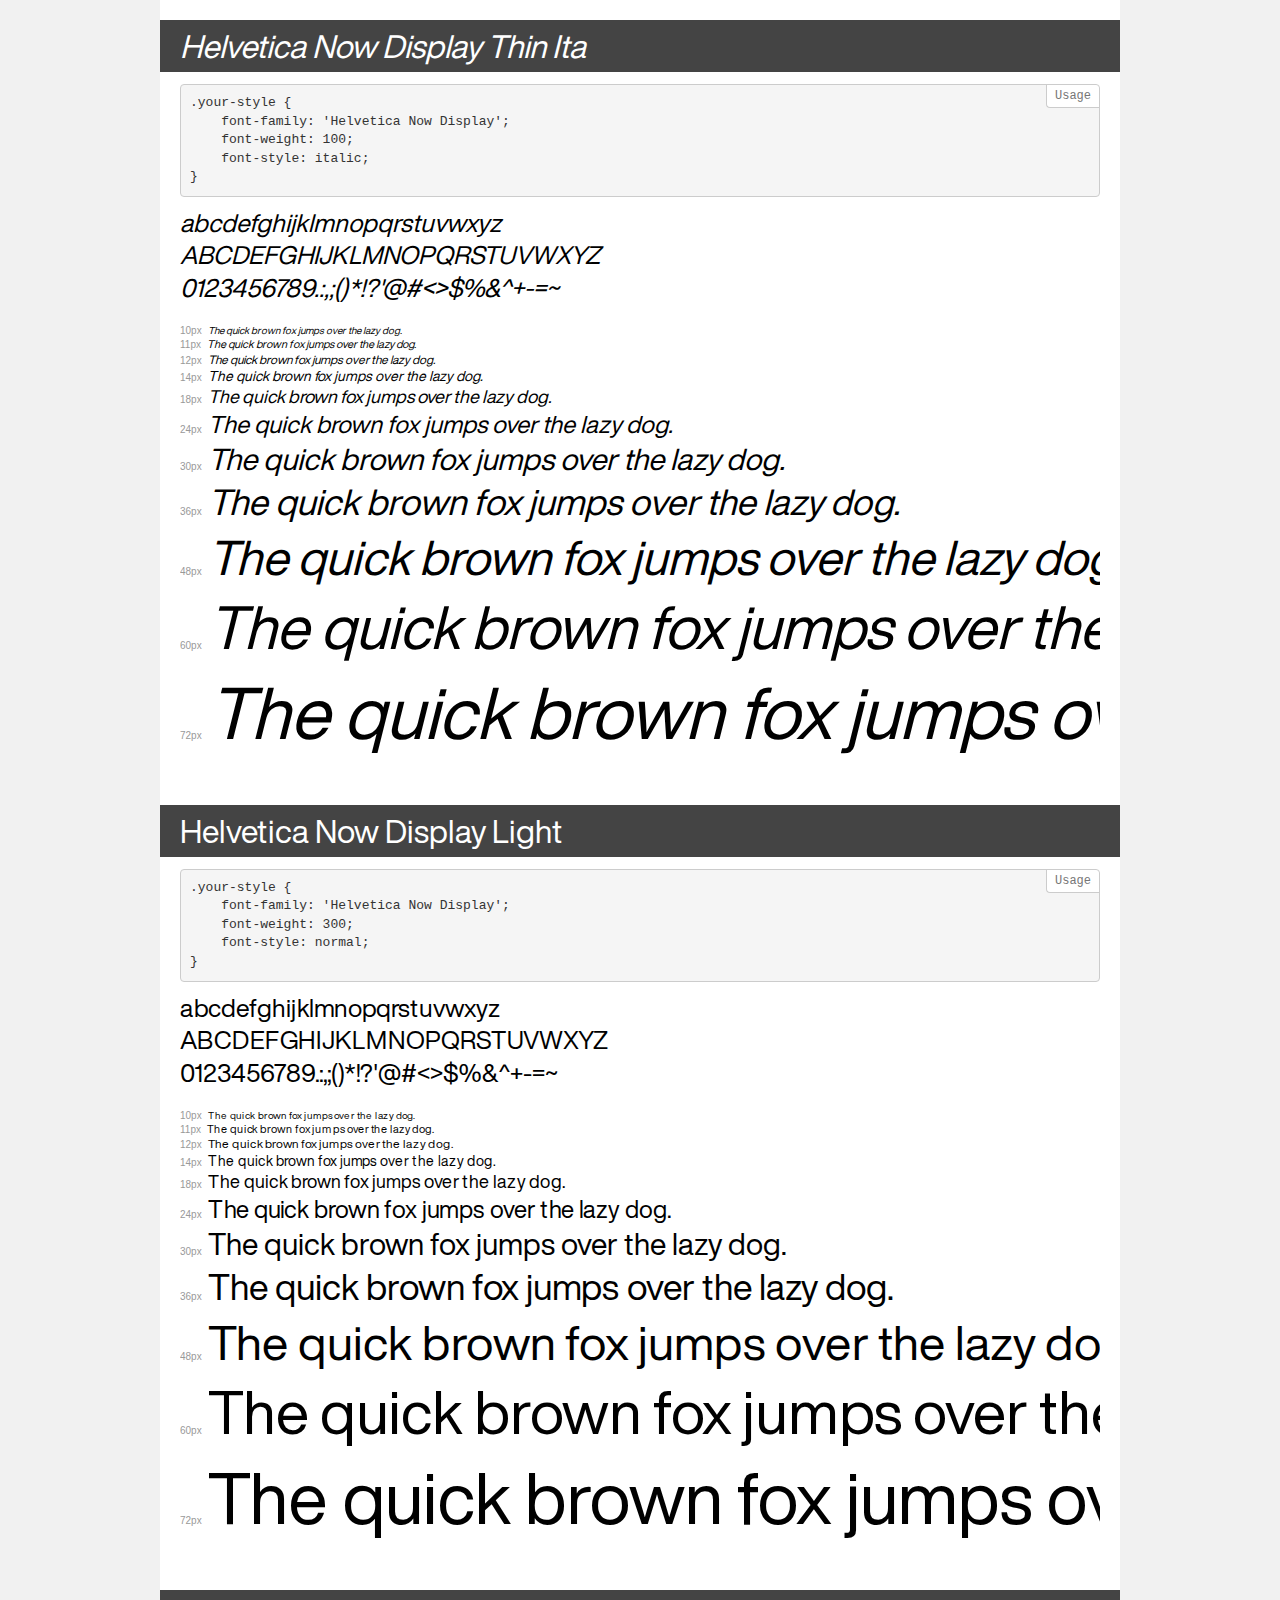
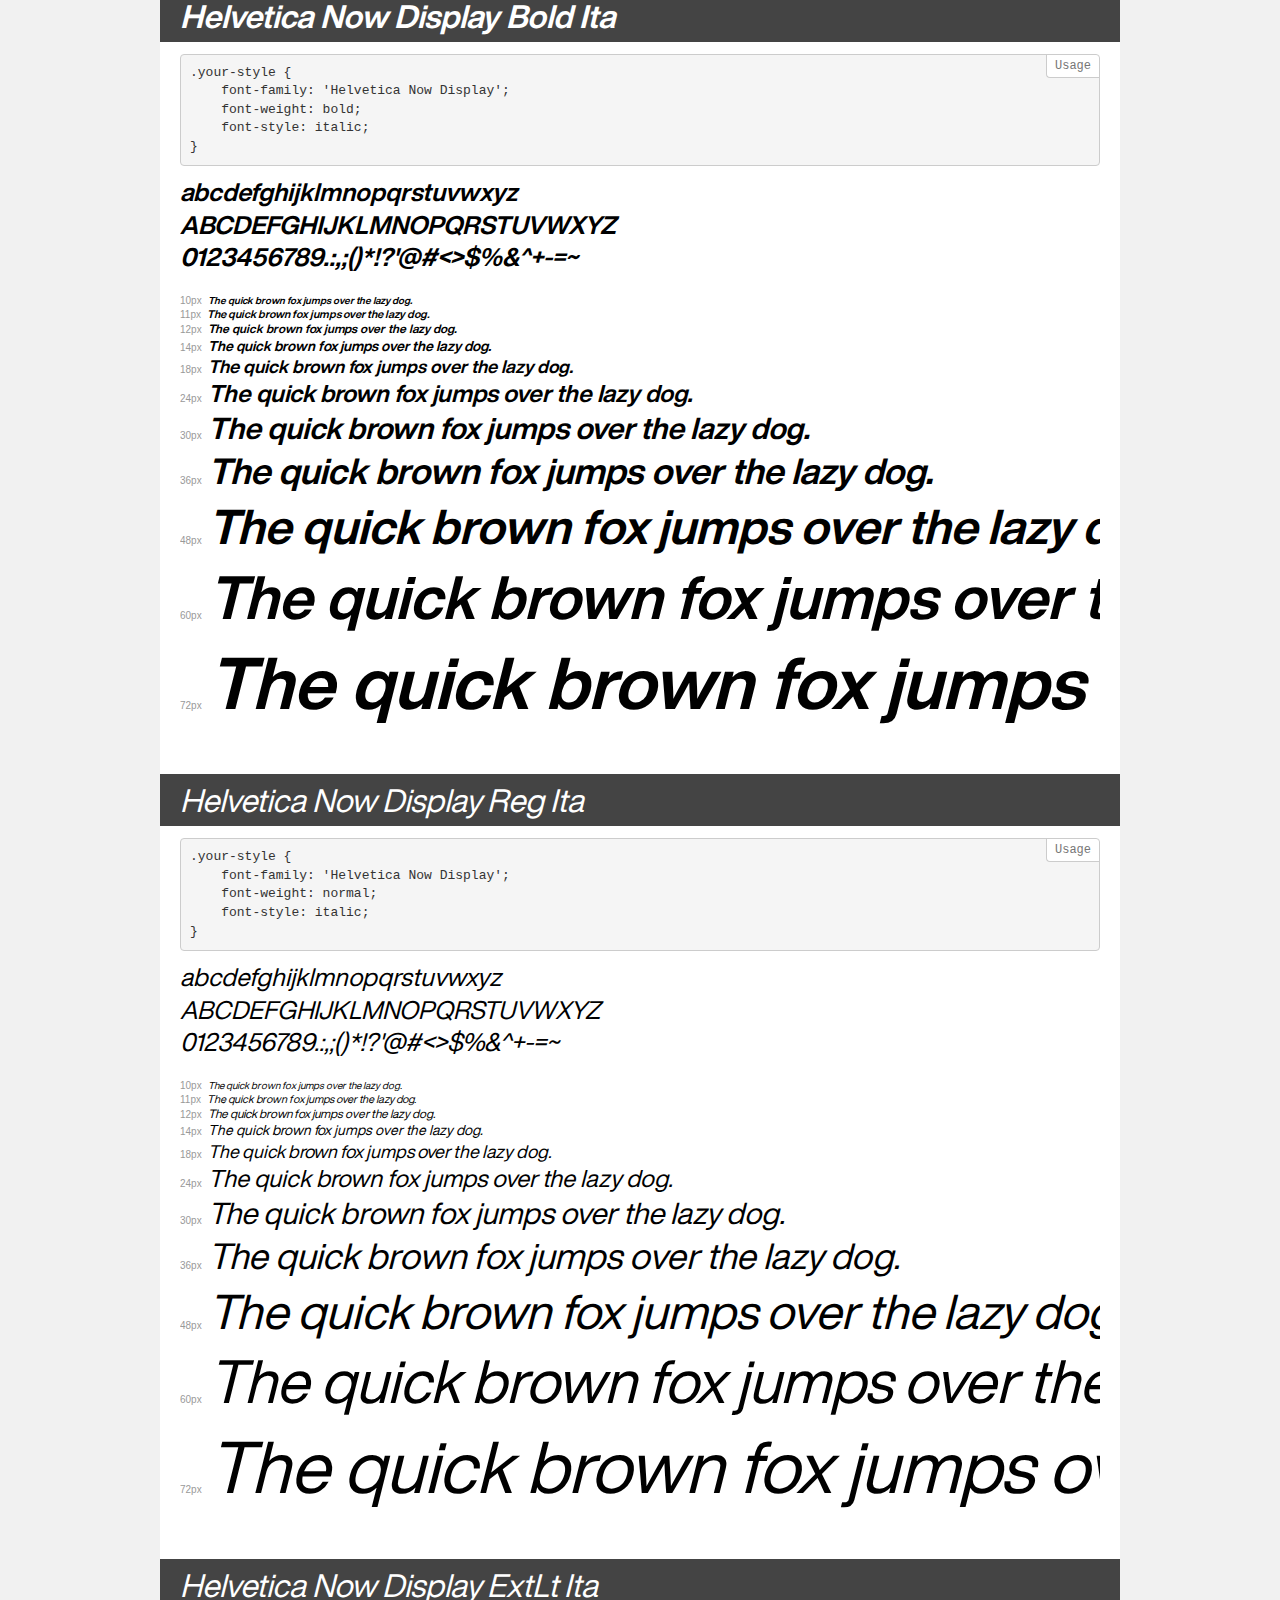
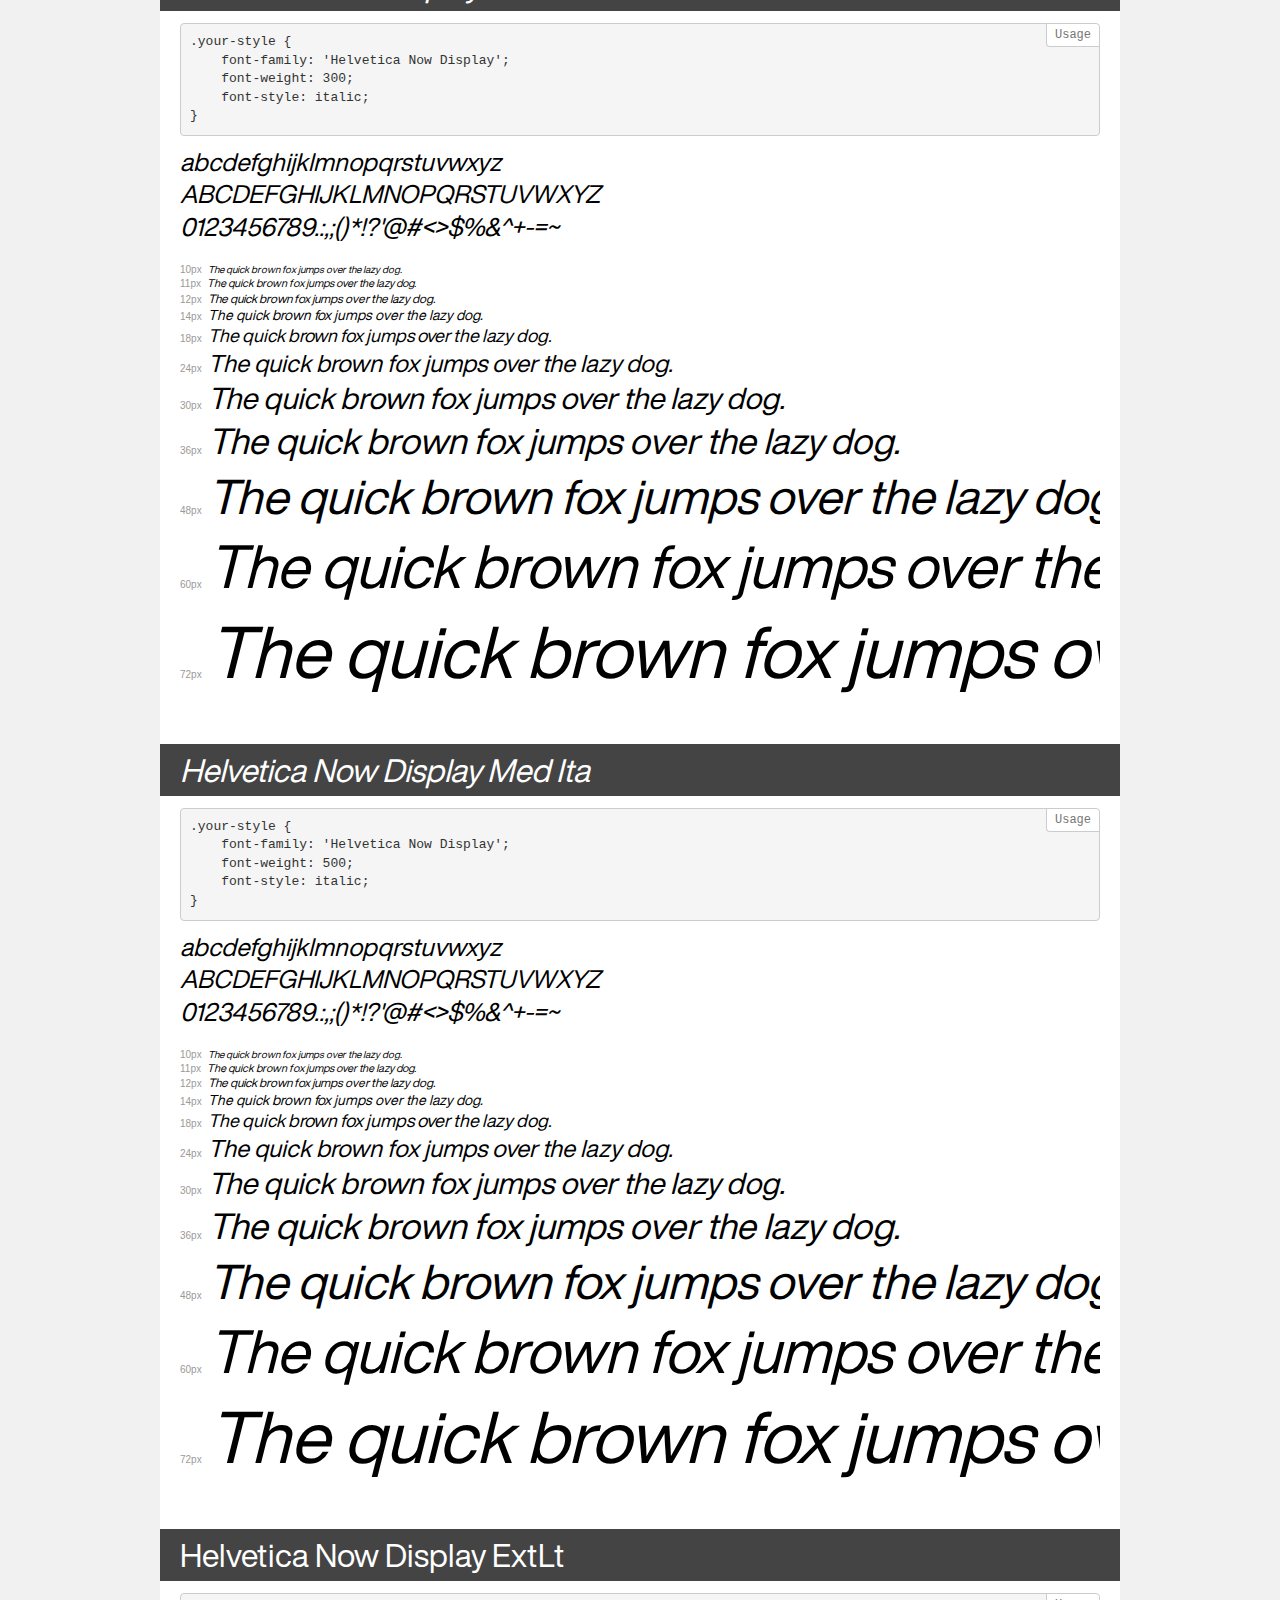
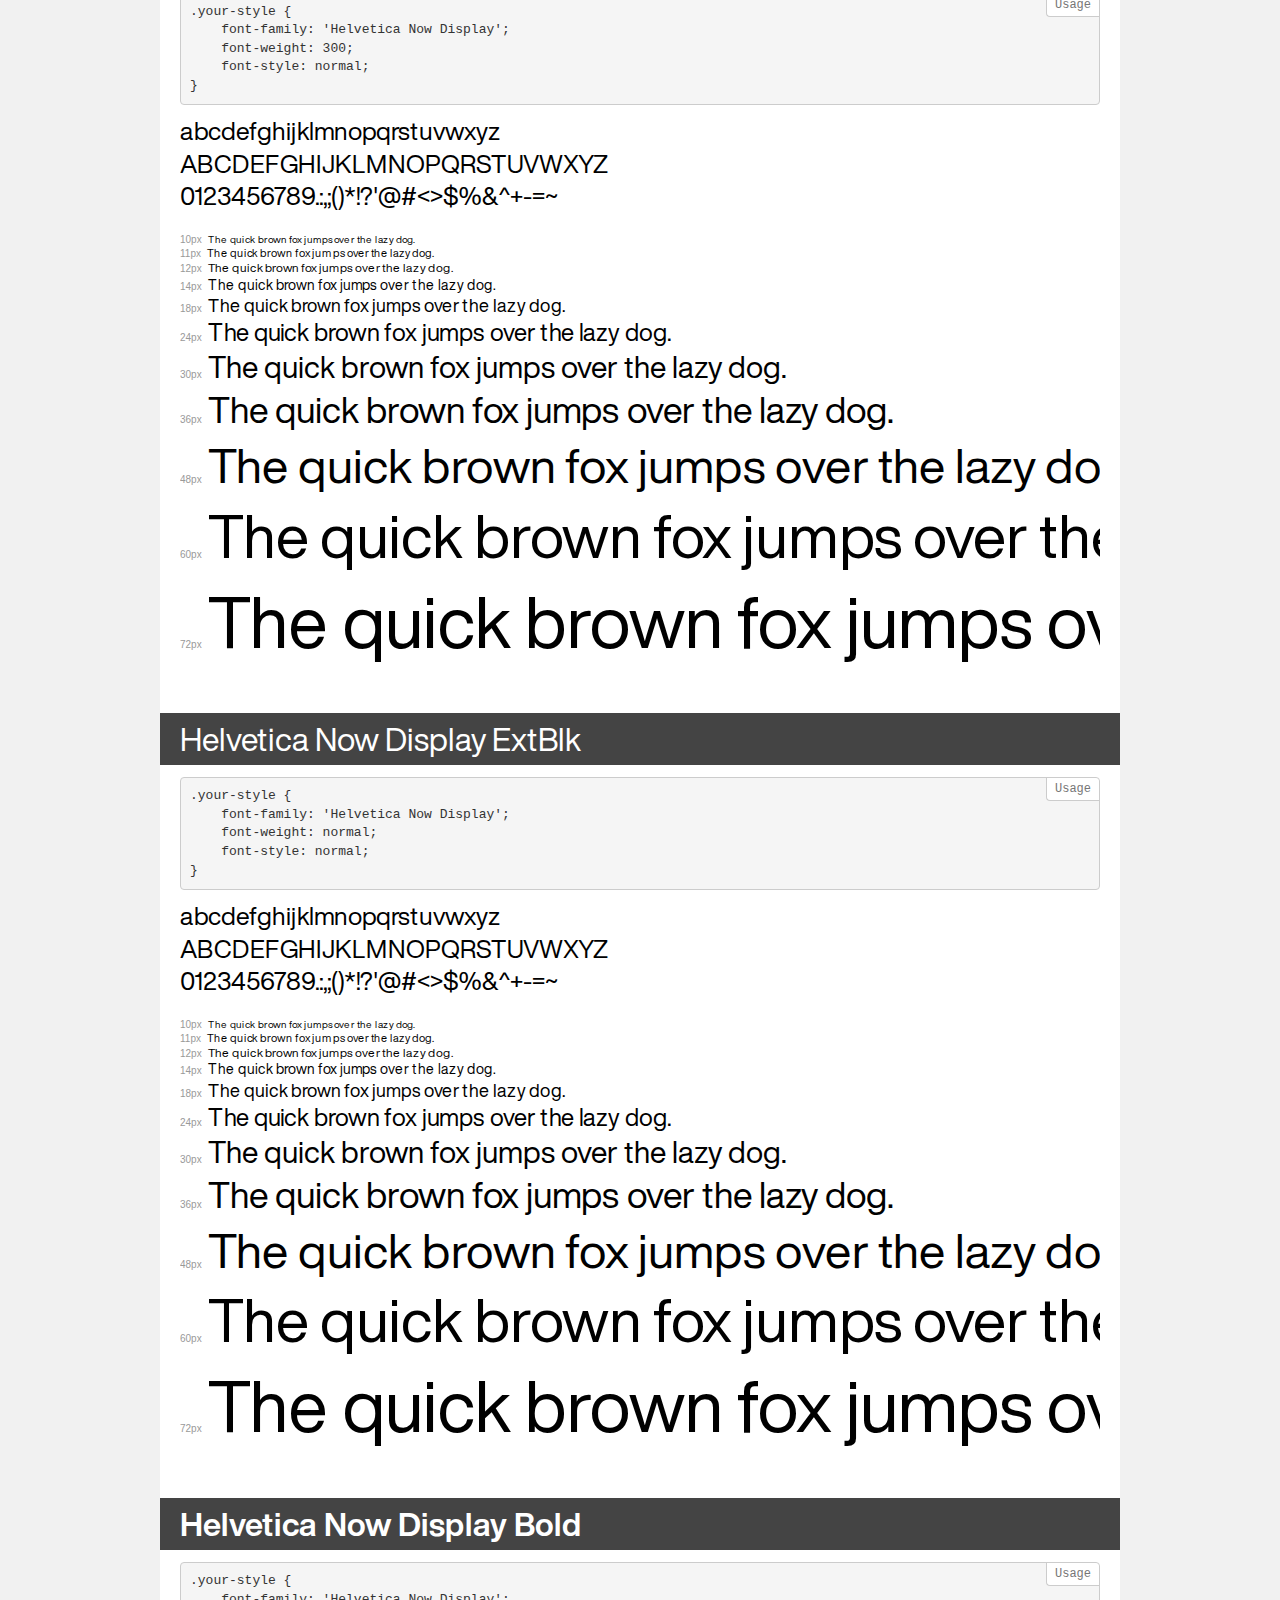
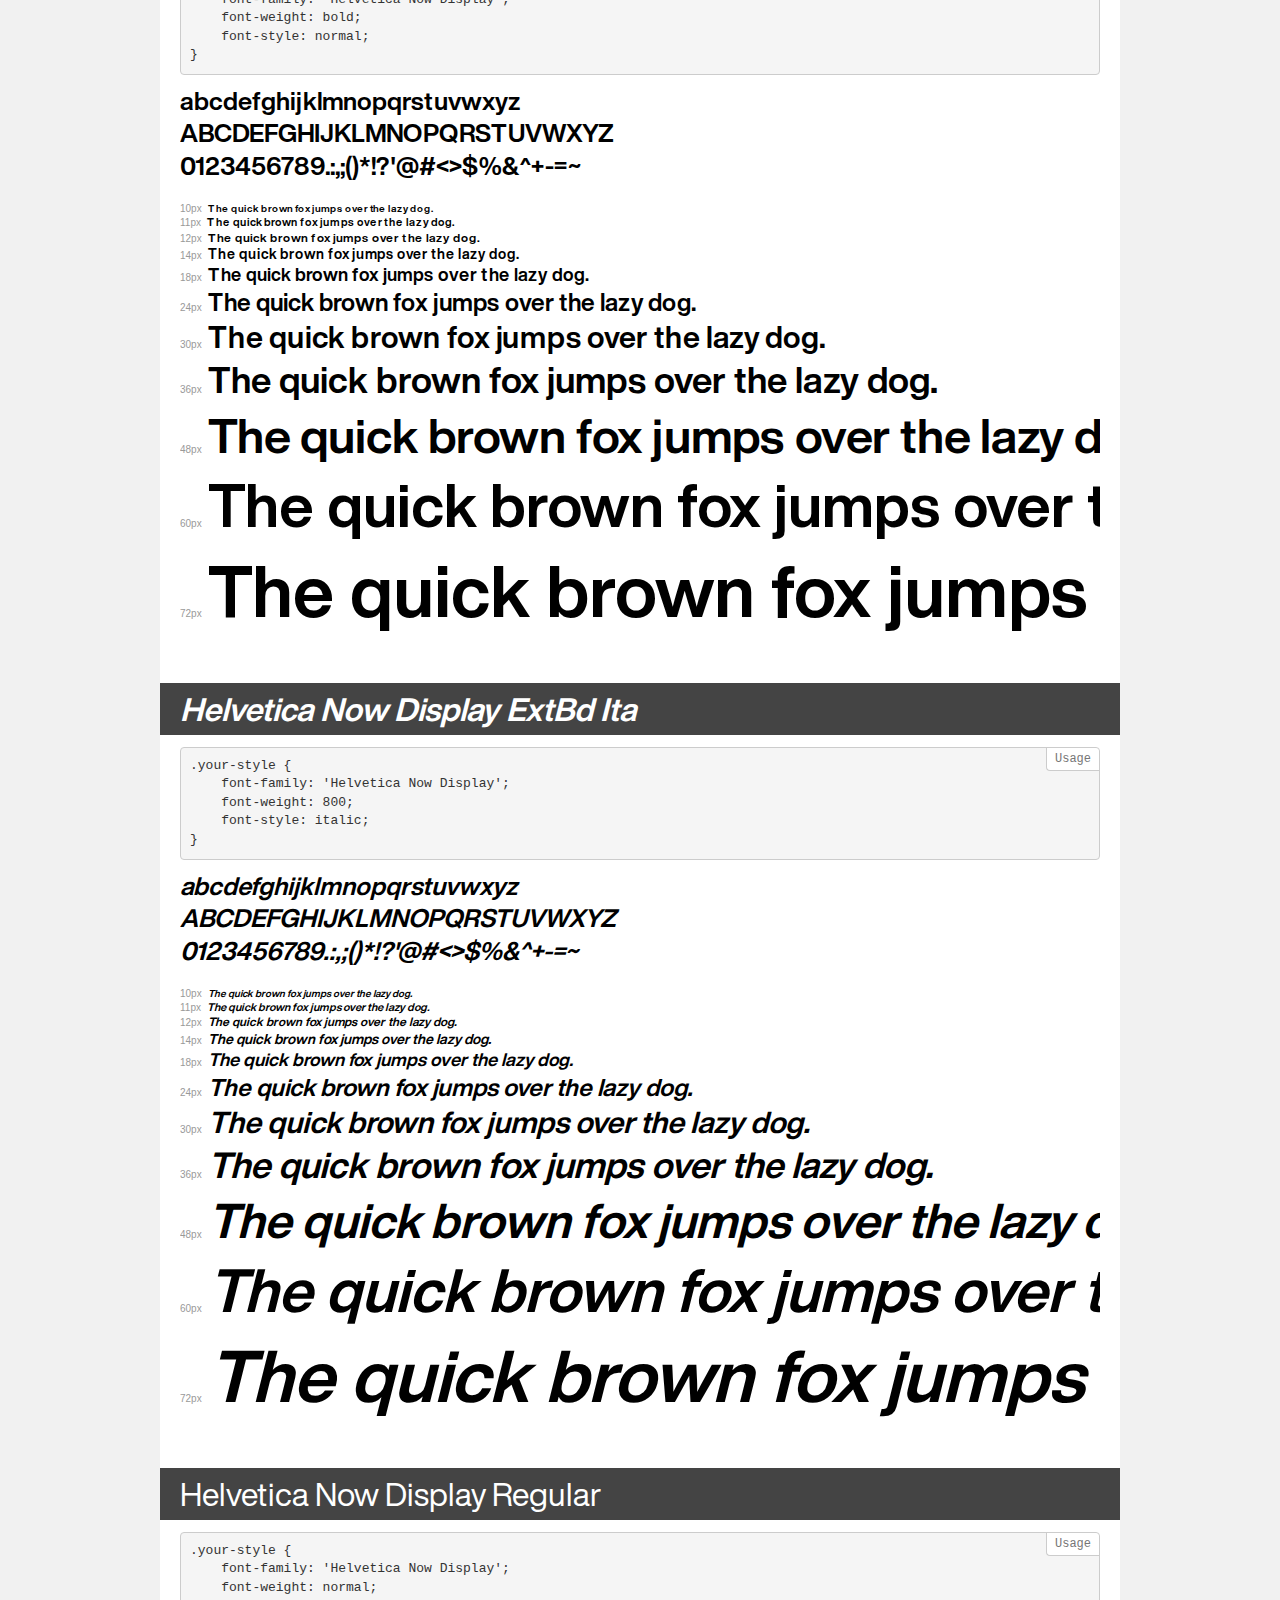
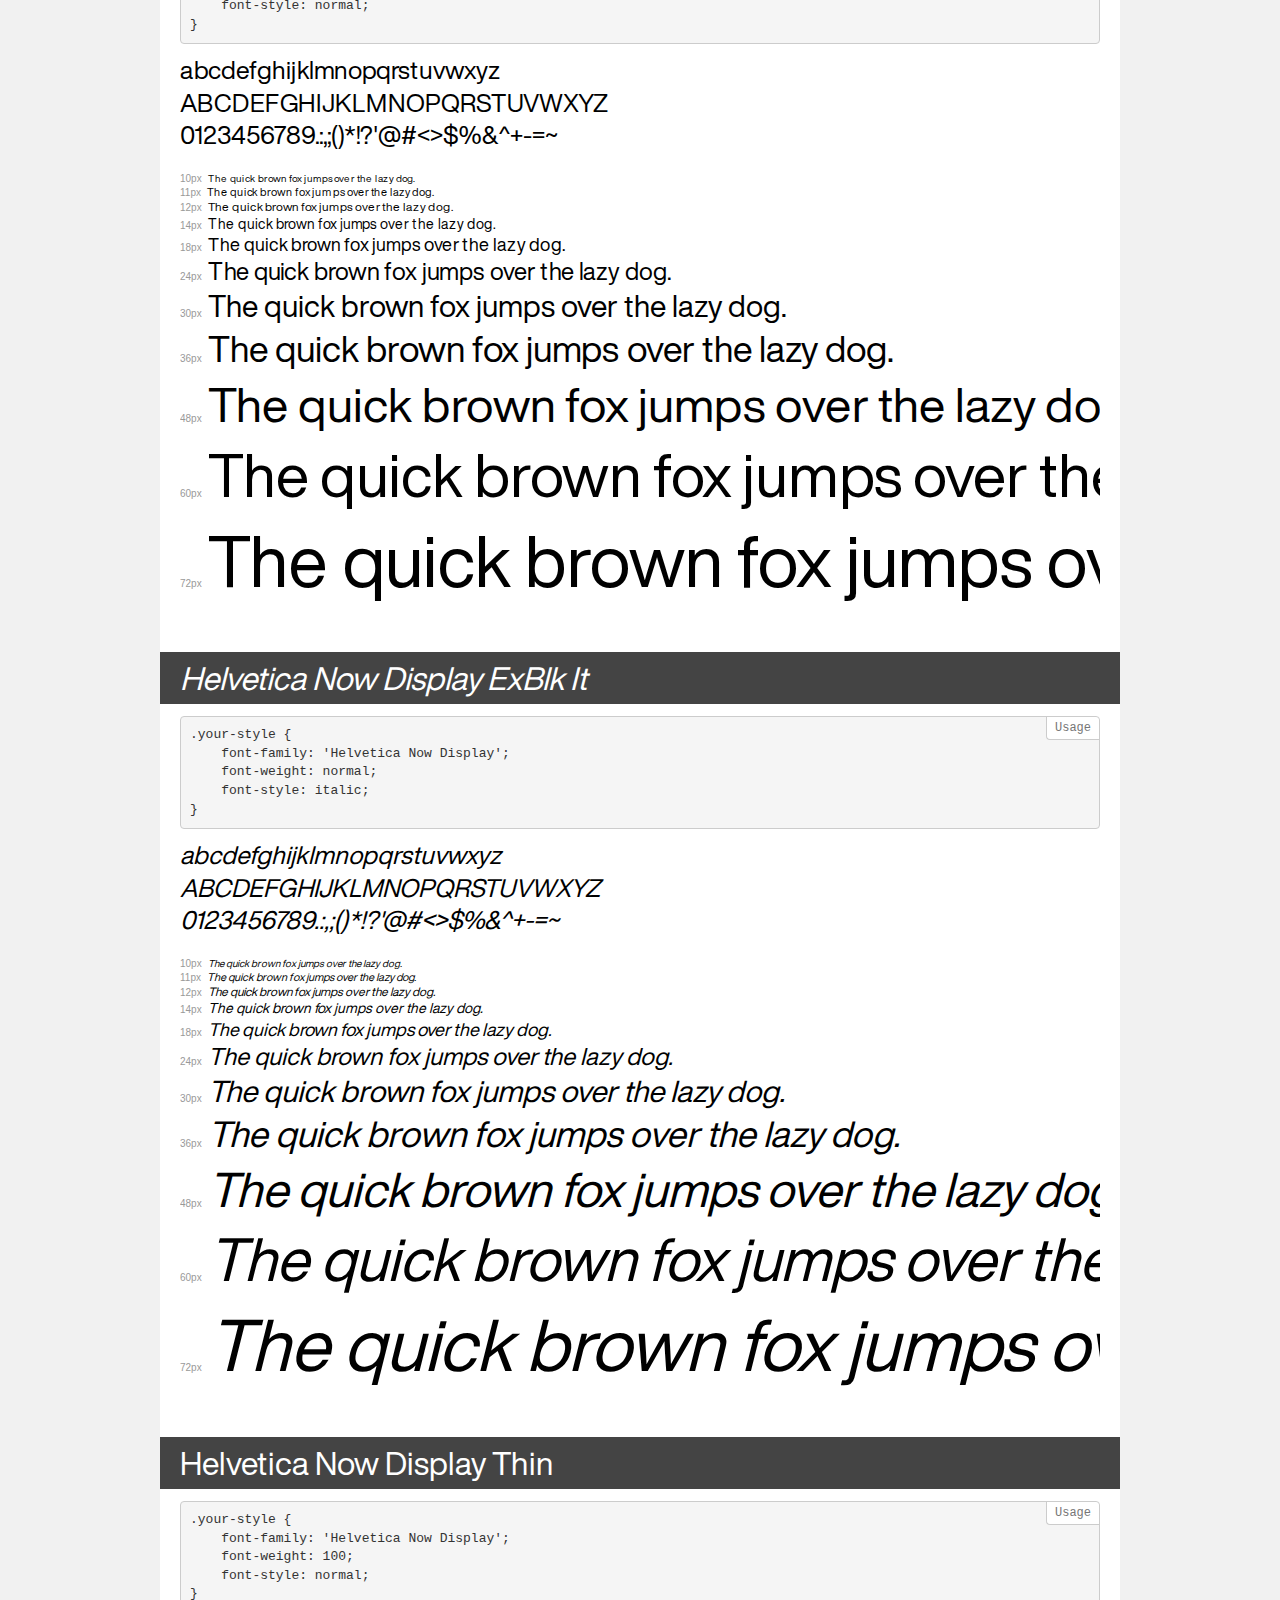
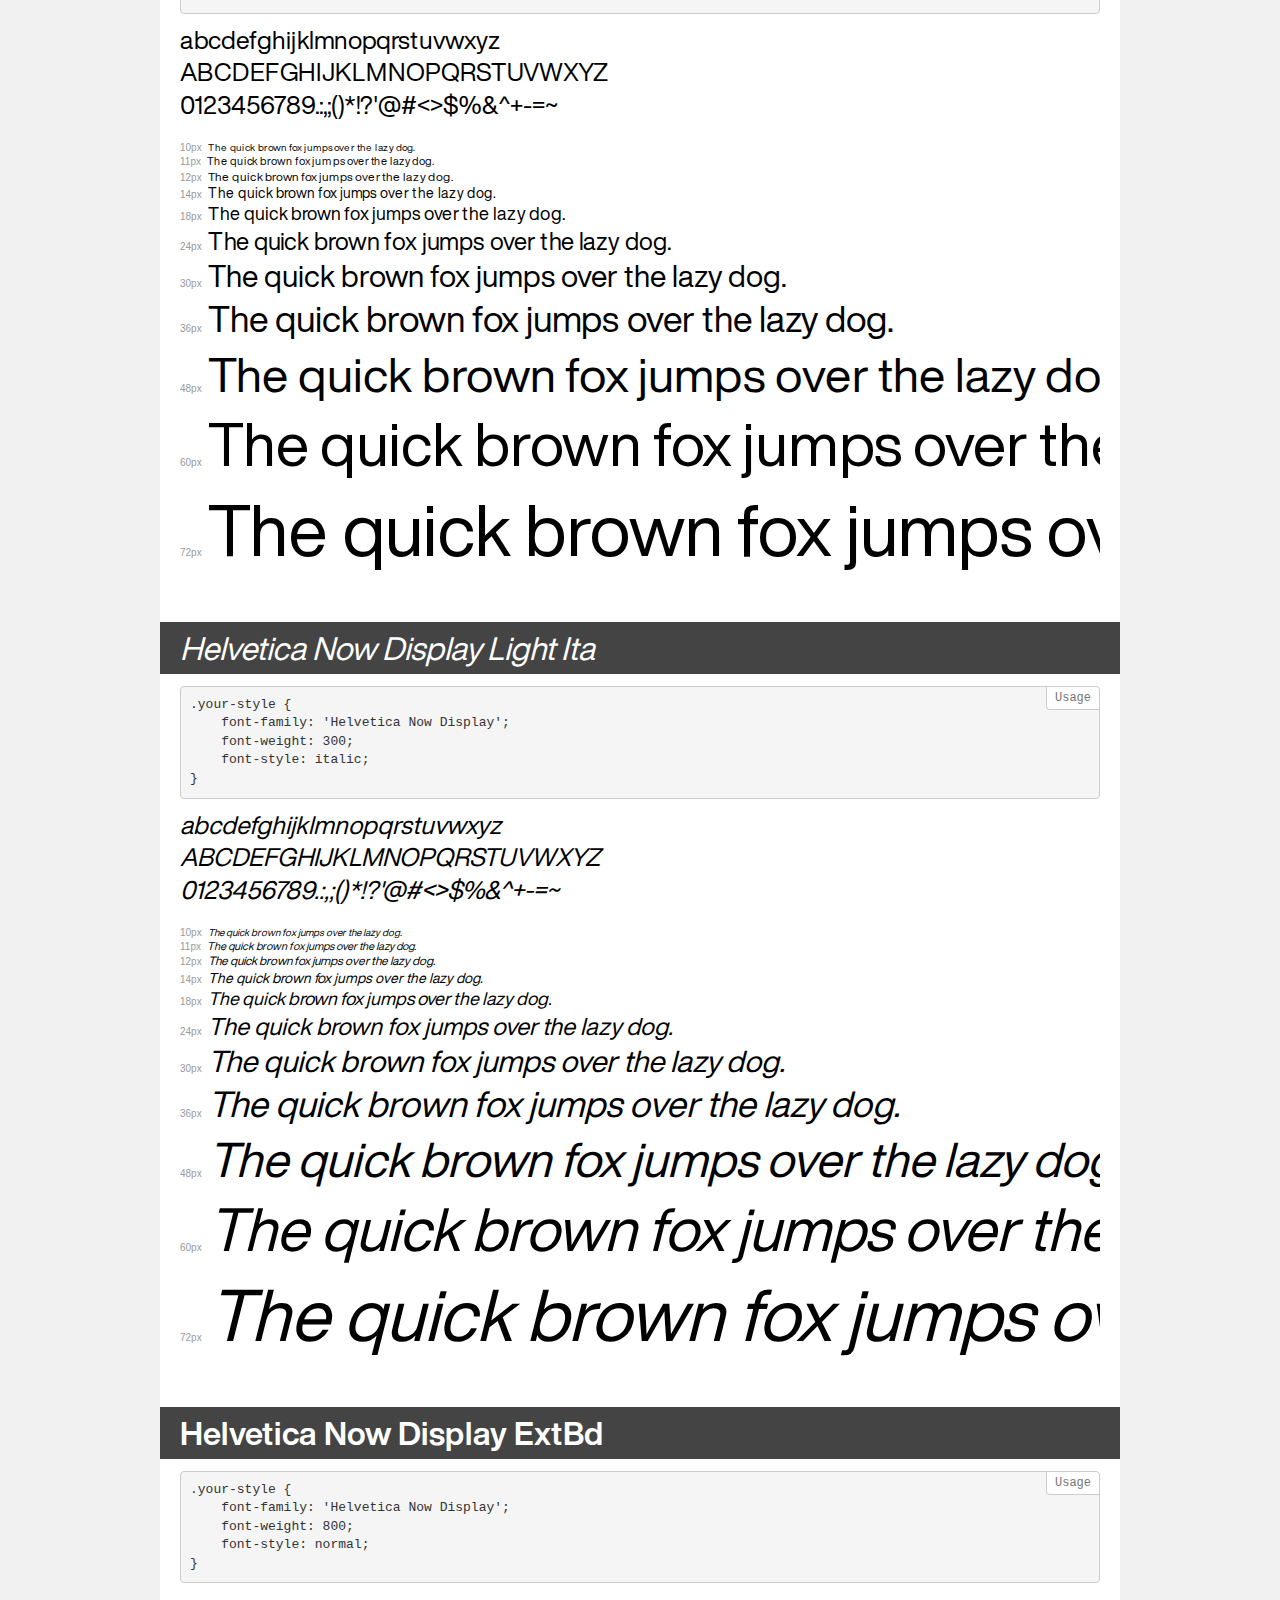
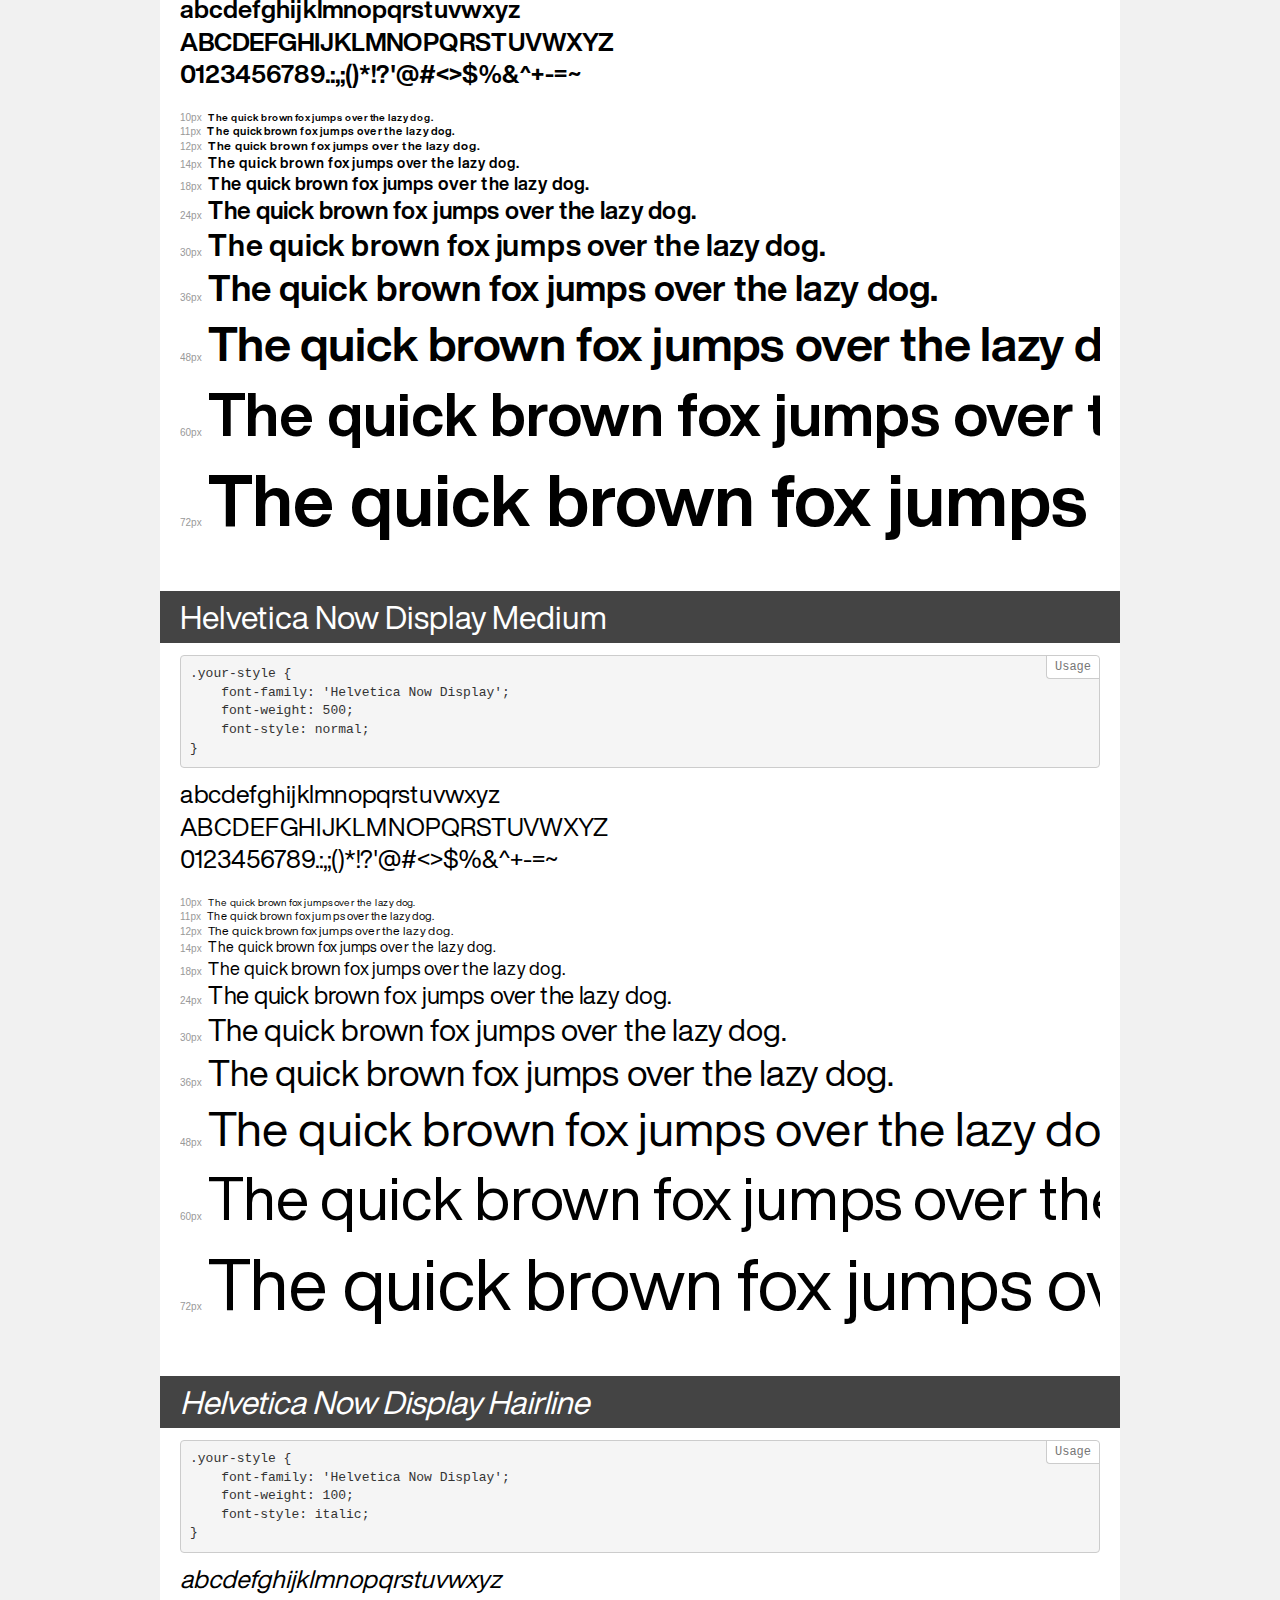
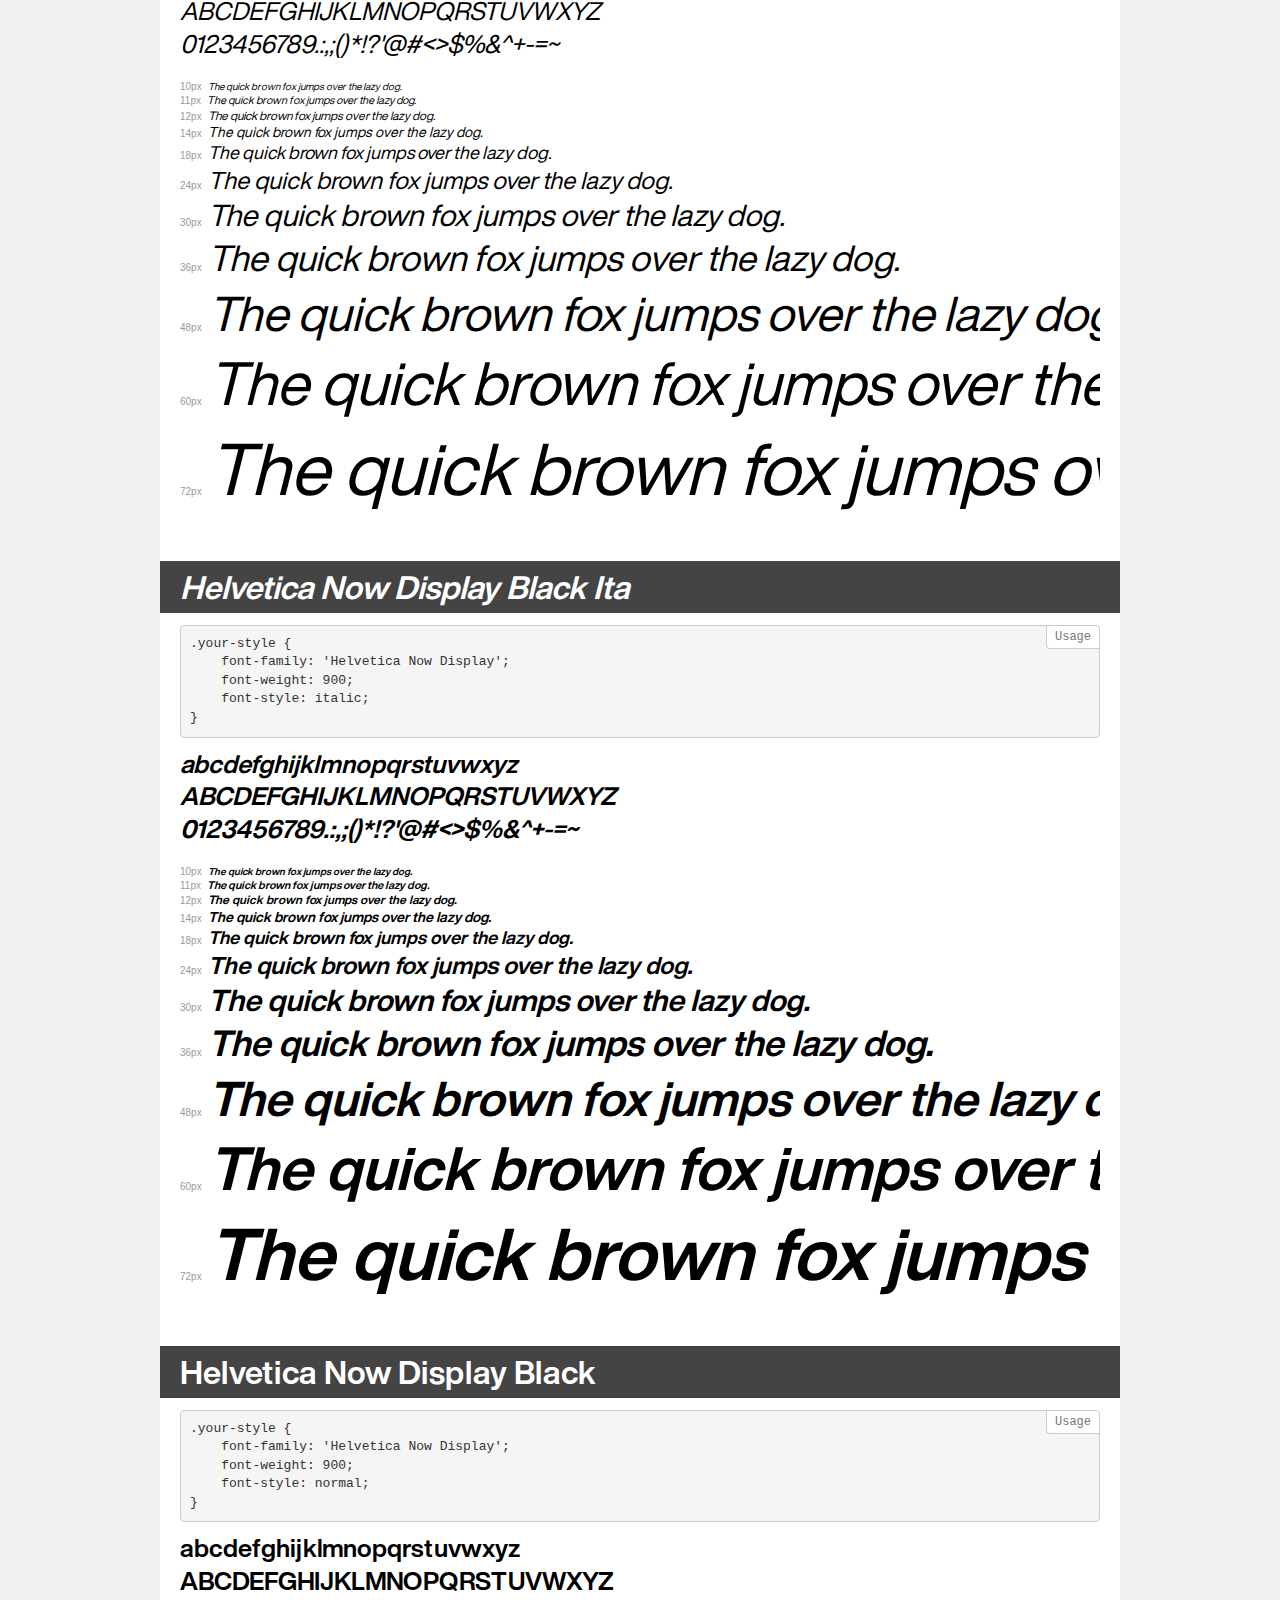
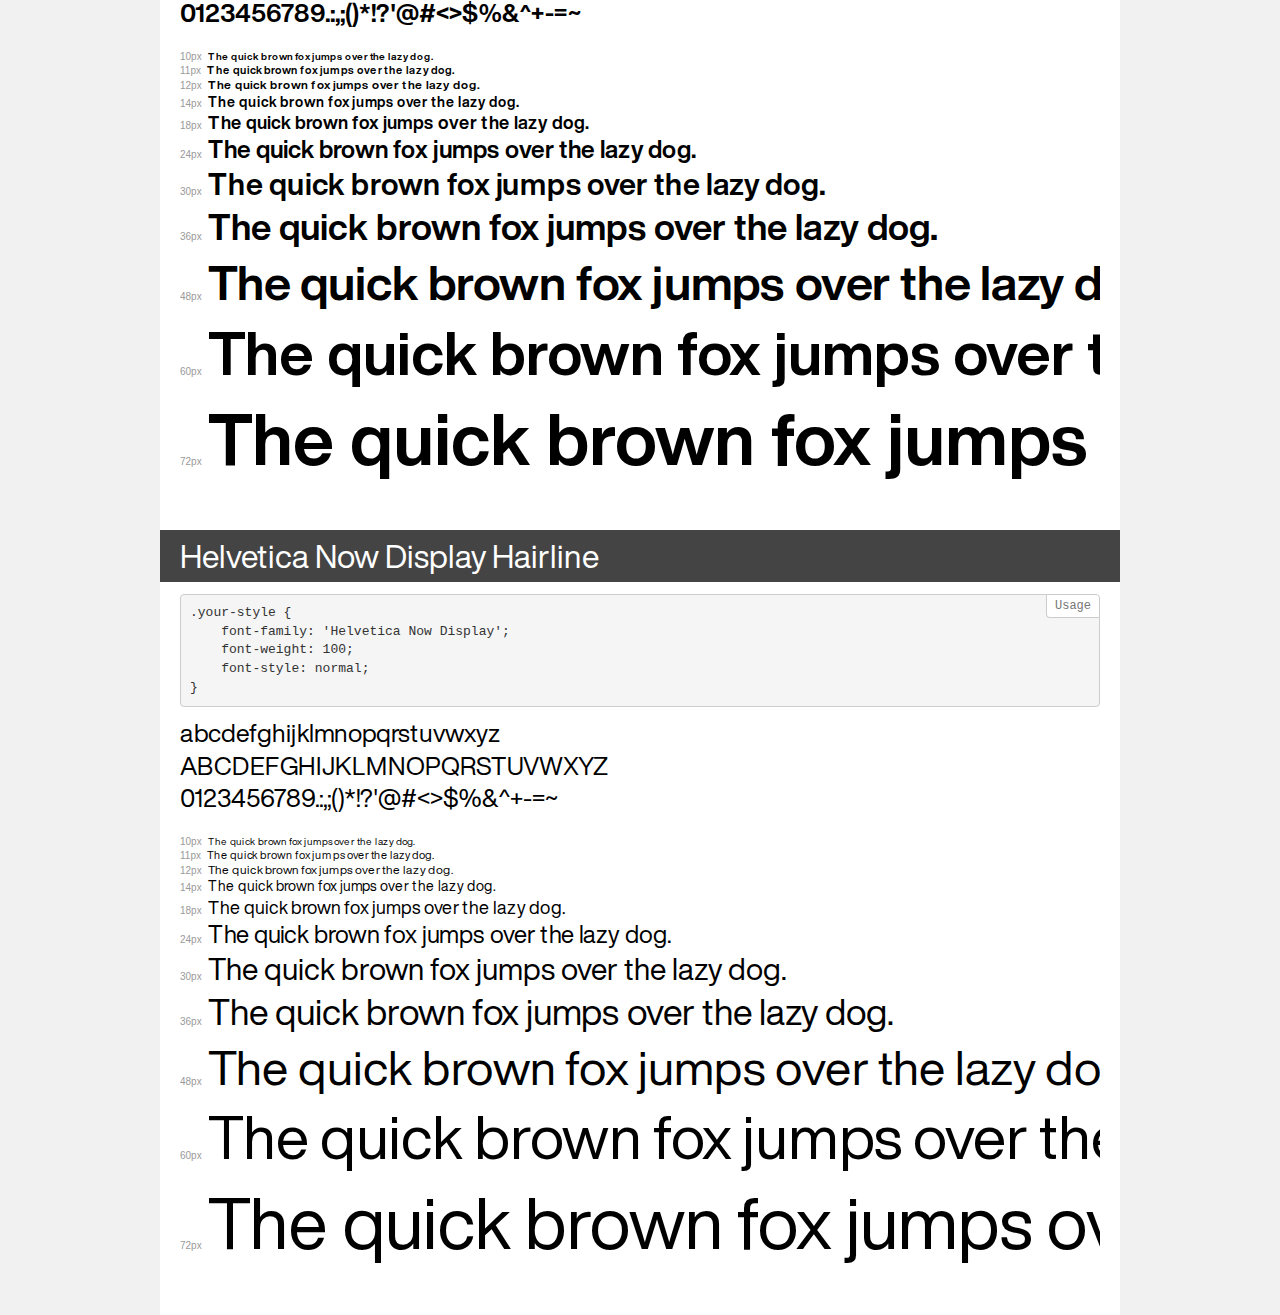
<file: fonts/helvetica/demo.html>
<!DOCTYPE html>
<html>
<head>
    <meta charset="utf-8">
    <meta http-equiv="X-UA-Compatible" content="IE=edge">
    <meta name="viewport" content="width=device-width, initial-scale=1">
    <meta name="robots" content="noindex, noarchive">
    <meta name="format-detection" content="telephone=no">
    <title>Transfonter demo</title>
    <link href="stylesheet.css" rel="stylesheet">
    <style>
        /*
        http://meyerweb.com/eric/tools/css/reset/
        v2.0 | 20110126
        License: none (public domain)
        */
        html, body, div, span, applet, object, iframe,
        h1, h2, h3, h4, h5, h6, p, blockquote, pre,
        a, abbr, acronym, address, big, cite, code,
        del, dfn, em, img, ins, kbd, q, s, samp,
        small, strike, strong, sub, sup, tt, var,
        b, u, i, center,
        dl, dt, dd, ol, ul, li,
        fieldset, form, label, legend,
        table, caption, tbody, tfoot, thead, tr, th, td,
        article, aside, canvas, details, embed,
        figure, figcaption, footer, header, hgroup,
        menu, nav, output, ruby, section, summary,
        time, mark, audio, video {
            margin: 0;
            padding: 0;
            border: 0;
            font-size: 100%;
            font: inherit;
            vertical-align: baseline;
        }
        /* HTML5 display-role reset for older browsers */
        article, aside, details, figcaption, figure,
        footer, header, hgroup, menu, nav, section {
            display: block;
        }
        body {
            line-height: 1;
        }
        ol, ul {
            list-style: none;
        }
        blockquote, q {
            quotes: none;
        }
        blockquote:before, blockquote:after,
        q:before, q:after {
            content: '';
            content: none;
        }
        table {
            border-collapse: collapse;
            border-spacing: 0;
        }
        /* common styles */
        body {
            background: #f1f1f1;
            color: #000;
        }
        .page {
            background: #fff;
            width: 920px;
            margin: 0 auto;
            padding: 20px 20px 0 20px;
            overflow: hidden;
        }
        .font-container {
            overflow-x: auto;
            overflow-y: hidden;
            margin-bottom: 40px;
            line-height: 1.3;
            white-space: nowrap;
            padding-bottom: 5px;
        }
        h1 {
            position: relative;
            background: #444;
            font-size: 32px;
            color: #fff;
            padding: 10px 20px;
            margin: 0 -20px 12px -20px;
        }
        .letters {
            font-size: 25px;
            margin-bottom: 20px;
        }
        .s10:before {
            content: '10px';
        }
        .s11:before {
            content: '11px';
        }
        .s12:before {
            content: '12px';
        }
        .s14:before {
            content: '14px';
        }
        .s18:before {
            content: '18px';
        }
        .s24:before {
            content: '24px';
        }
        .s30:before {
            content: '30px';
        }
        .s36:before {
            content: '36px';
        }
        .s48:before {
            content: '48px';
        }
        .s60:before {
            content: '60px';
        }
        .s72:before {
            content: '72px';
        }
        .s10:before, .s11:before, .s12:before, .s14:before,
        .s18:before, .s24:before, .s30:before, .s36:before,
        .s48:before, .s60:before, .s72:before {
            font-family: Arial, sans-serif;
            font-size: 10px;
            font-weight: normal;
            font-style: normal;
            color: #999;
            padding-right: 6px;
        }
        pre {
            display: block;
            position: relative;
            padding: 9px;
            margin: 0 0 10px;
            font-family: Monaco, Menlo, Consolas, "Courier New", monospace !important;
            font-size: 13px;
            line-height: 1.428571429;
            color: #333;
            font-weight: normal !important;
            font-style: normal !important;
            background-color: #f5f5f5;
            border: 1px solid #ccc;
            overflow-x: auto;
            border-radius: 4px;
        }
        pre:after {
            display: block;
            position: absolute;
            right: 0;
            top: 0;
            content: 'Usage';
            line-height: 1;
            padding: 5px 8px;
            font-size: 12px;
            color: #767676;
            background-color: #fff;
            border: 1px solid #ccc;
            border-right: none;
            border-top: none;
            border-radius: 0 4px 0 4px;
            z-index: 10;
        }
        /* responsive */
        @media (max-width: 959px) {
            .page {
                width: auto;
                margin: 0;
            }
        }
    </style>
</head>
<body>
<div class="page">
    <div class="demo" style="font-family: 'Helvetica Now Display'; font-weight: 100; font-style: italic;">
        <h1>Helvetica Now Display Thin Ita</h1>
        <pre>.your-style {
    font-family: 'Helvetica Now Display';
    font-weight: 100;
    font-style: italic;
}</pre>
        <div class="font-container">
            <p class="letters">
                abcdefghijklmnopqrstuvwxyz<br>
ABCDEFGHIJKLMNOPQRSTUVWXYZ<br>
                0123456789.:,;()*!?'@#<>$%&^+-=~
            </p>
            <p class="s10" style="font-size: 10px;">The quick brown fox jumps over the lazy dog.</p>
            <p class="s11" style="font-size: 11px;">The quick brown fox jumps over the lazy dog.</p>
            <p class="s12" style="font-size: 12px;">The quick brown fox jumps over the lazy dog.</p>
            <p class="s14" style="font-size: 14px;">The quick brown fox jumps over the lazy dog.</p>
            <p class="s18" style="font-size: 18px;">The quick brown fox jumps over the lazy dog.</p>
            <p class="s24" style="font-size: 24px;">The quick brown fox jumps over the lazy dog.</p>
            <p class="s30" style="font-size: 30px;">The quick brown fox jumps over the lazy dog.</p>
            <p class="s36" style="font-size: 36px;">The quick brown fox jumps over the lazy dog.</p>
            <p class="s48" style="font-size: 48px;">The quick brown fox jumps over the lazy dog.</p>
            <p class="s60" style="font-size: 60px;">The quick brown fox jumps over the lazy dog.</p>
            <p class="s72" style="font-size: 72px;">The quick brown fox jumps over the lazy dog.</p>
        </div>
    </div>
    <div class="demo" style="font-family: 'Helvetica Now Display'; font-weight: 300; font-style: normal;">
        <h1>Helvetica Now Display Light</h1>
        <pre>.your-style {
    font-family: 'Helvetica Now Display';
    font-weight: 300;
    font-style: normal;
}</pre>
        <div class="font-container">
            <p class="letters">
                abcdefghijklmnopqrstuvwxyz<br>
ABCDEFGHIJKLMNOPQRSTUVWXYZ<br>
                0123456789.:,;()*!?'@#<>$%&^+-=~
            </p>
            <p class="s10" style="font-size: 10px;">The quick brown fox jumps over the lazy dog.</p>
            <p class="s11" style="font-size: 11px;">The quick brown fox jumps over the lazy dog.</p>
            <p class="s12" style="font-size: 12px;">The quick brown fox jumps over the lazy dog.</p>
            <p class="s14" style="font-size: 14px;">The quick brown fox jumps over the lazy dog.</p>
            <p class="s18" style="font-size: 18px;">The quick brown fox jumps over the lazy dog.</p>
            <p class="s24" style="font-size: 24px;">The quick brown fox jumps over the lazy dog.</p>
            <p class="s30" style="font-size: 30px;">The quick brown fox jumps over the lazy dog.</p>
            <p class="s36" style="font-size: 36px;">The quick brown fox jumps over the lazy dog.</p>
            <p class="s48" style="font-size: 48px;">The quick brown fox jumps over the lazy dog.</p>
            <p class="s60" style="font-size: 60px;">The quick brown fox jumps over the lazy dog.</p>
            <p class="s72" style="font-size: 72px;">The quick brown fox jumps over the lazy dog.</p>
        </div>
    </div>
    <div class="demo" style="font-family: 'Helvetica Now Display'; font-weight: bold; font-style: italic;">
        <h1>Helvetica Now Display Bold Ita</h1>
        <pre>.your-style {
    font-family: 'Helvetica Now Display';
    font-weight: bold;
    font-style: italic;
}</pre>
        <div class="font-container">
            <p class="letters">
                abcdefghijklmnopqrstuvwxyz<br>
ABCDEFGHIJKLMNOPQRSTUVWXYZ<br>
                0123456789.:,;()*!?'@#<>$%&^+-=~
            </p>
            <p class="s10" style="font-size: 10px;">The quick brown fox jumps over the lazy dog.</p>
            <p class="s11" style="font-size: 11px;">The quick brown fox jumps over the lazy dog.</p>
            <p class="s12" style="font-size: 12px;">The quick brown fox jumps over the lazy dog.</p>
            <p class="s14" style="font-size: 14px;">The quick brown fox jumps over the lazy dog.</p>
            <p class="s18" style="font-size: 18px;">The quick brown fox jumps over the lazy dog.</p>
            <p class="s24" style="font-size: 24px;">The quick brown fox jumps over the lazy dog.</p>
            <p class="s30" style="font-size: 30px;">The quick brown fox jumps over the lazy dog.</p>
            <p class="s36" style="font-size: 36px;">The quick brown fox jumps over the lazy dog.</p>
            <p class="s48" style="font-size: 48px;">The quick brown fox jumps over the lazy dog.</p>
            <p class="s60" style="font-size: 60px;">The quick brown fox jumps over the lazy dog.</p>
            <p class="s72" style="font-size: 72px;">The quick brown fox jumps over the lazy dog.</p>
        </div>
    </div>
    <div class="demo" style="font-family: 'Helvetica Now Display'; font-weight: normal; font-style: italic;">
        <h1>Helvetica Now Display Reg Ita</h1>
        <pre>.your-style {
    font-family: 'Helvetica Now Display';
    font-weight: normal;
    font-style: italic;
}</pre>
        <div class="font-container">
            <p class="letters">
                abcdefghijklmnopqrstuvwxyz<br>
ABCDEFGHIJKLMNOPQRSTUVWXYZ<br>
                0123456789.:,;()*!?'@#<>$%&^+-=~
            </p>
            <p class="s10" style="font-size: 10px;">The quick brown fox jumps over the lazy dog.</p>
            <p class="s11" style="font-size: 11px;">The quick brown fox jumps over the lazy dog.</p>
            <p class="s12" style="font-size: 12px;">The quick brown fox jumps over the lazy dog.</p>
            <p class="s14" style="font-size: 14px;">The quick brown fox jumps over the lazy dog.</p>
            <p class="s18" style="font-size: 18px;">The quick brown fox jumps over the lazy dog.</p>
            <p class="s24" style="font-size: 24px;">The quick brown fox jumps over the lazy dog.</p>
            <p class="s30" style="font-size: 30px;">The quick brown fox jumps over the lazy dog.</p>
            <p class="s36" style="font-size: 36px;">The quick brown fox jumps over the lazy dog.</p>
            <p class="s48" style="font-size: 48px;">The quick brown fox jumps over the lazy dog.</p>
            <p class="s60" style="font-size: 60px;">The quick brown fox jumps over the lazy dog.</p>
            <p class="s72" style="font-size: 72px;">The quick brown fox jumps over the lazy dog.</p>
        </div>
    </div>
    <div class="demo" style="font-family: 'Helvetica Now Display'; font-weight: 300; font-style: italic;">
        <h1>Helvetica Now Display ExtLt Ita</h1>
        <pre>.your-style {
    font-family: 'Helvetica Now Display';
    font-weight: 300;
    font-style: italic;
}</pre>
        <div class="font-container">
            <p class="letters">
                abcdefghijklmnopqrstuvwxyz<br>
ABCDEFGHIJKLMNOPQRSTUVWXYZ<br>
                0123456789.:,;()*!?'@#<>$%&^+-=~
            </p>
            <p class="s10" style="font-size: 10px;">The quick brown fox jumps over the lazy dog.</p>
            <p class="s11" style="font-size: 11px;">The quick brown fox jumps over the lazy dog.</p>
            <p class="s12" style="font-size: 12px;">The quick brown fox jumps over the lazy dog.</p>
            <p class="s14" style="font-size: 14px;">The quick brown fox jumps over the lazy dog.</p>
            <p class="s18" style="font-size: 18px;">The quick brown fox jumps over the lazy dog.</p>
            <p class="s24" style="font-size: 24px;">The quick brown fox jumps over the lazy dog.</p>
            <p class="s30" style="font-size: 30px;">The quick brown fox jumps over the lazy dog.</p>
            <p class="s36" style="font-size: 36px;">The quick brown fox jumps over the lazy dog.</p>
            <p class="s48" style="font-size: 48px;">The quick brown fox jumps over the lazy dog.</p>
            <p class="s60" style="font-size: 60px;">The quick brown fox jumps over the lazy dog.</p>
            <p class="s72" style="font-size: 72px;">The quick brown fox jumps over the lazy dog.</p>
        </div>
    </div>
    <div class="demo" style="font-family: 'Helvetica Now Display'; font-weight: 500; font-style: italic;">
        <h1>Helvetica Now Display Med Ita</h1>
        <pre>.your-style {
    font-family: 'Helvetica Now Display';
    font-weight: 500;
    font-style: italic;
}</pre>
        <div class="font-container">
            <p class="letters">
                abcdefghijklmnopqrstuvwxyz<br>
ABCDEFGHIJKLMNOPQRSTUVWXYZ<br>
                0123456789.:,;()*!?'@#<>$%&^+-=~
            </p>
            <p class="s10" style="font-size: 10px;">The quick brown fox jumps over the lazy dog.</p>
            <p class="s11" style="font-size: 11px;">The quick brown fox jumps over the lazy dog.</p>
            <p class="s12" style="font-size: 12px;">The quick brown fox jumps over the lazy dog.</p>
            <p class="s14" style="font-size: 14px;">The quick brown fox jumps over the lazy dog.</p>
            <p class="s18" style="font-size: 18px;">The quick brown fox jumps over the lazy dog.</p>
            <p class="s24" style="font-size: 24px;">The quick brown fox jumps over the lazy dog.</p>
            <p class="s30" style="font-size: 30px;">The quick brown fox jumps over the lazy dog.</p>
            <p class="s36" style="font-size: 36px;">The quick brown fox jumps over the lazy dog.</p>
            <p class="s48" style="font-size: 48px;">The quick brown fox jumps over the lazy dog.</p>
            <p class="s60" style="font-size: 60px;">The quick brown fox jumps over the lazy dog.</p>
            <p class="s72" style="font-size: 72px;">The quick brown fox jumps over the lazy dog.</p>
        </div>
    </div>
    <div class="demo" style="font-family: 'Helvetica Now Display'; font-weight: 300; font-style: normal;">
        <h1>Helvetica Now Display ExtLt</h1>
        <pre>.your-style {
    font-family: 'Helvetica Now Display';
    font-weight: 300;
    font-style: normal;
}</pre>
        <div class="font-container">
            <p class="letters">
                abcdefghijklmnopqrstuvwxyz<br>
ABCDEFGHIJKLMNOPQRSTUVWXYZ<br>
                0123456789.:,;()*!?'@#<>$%&^+-=~
            </p>
            <p class="s10" style="font-size: 10px;">The quick brown fox jumps over the lazy dog.</p>
            <p class="s11" style="font-size: 11px;">The quick brown fox jumps over the lazy dog.</p>
            <p class="s12" style="font-size: 12px;">The quick brown fox jumps over the lazy dog.</p>
            <p class="s14" style="font-size: 14px;">The quick brown fox jumps over the lazy dog.</p>
            <p class="s18" style="font-size: 18px;">The quick brown fox jumps over the lazy dog.</p>
            <p class="s24" style="font-size: 24px;">The quick brown fox jumps over the lazy dog.</p>
            <p class="s30" style="font-size: 30px;">The quick brown fox jumps over the lazy dog.</p>
            <p class="s36" style="font-size: 36px;">The quick brown fox jumps over the lazy dog.</p>
            <p class="s48" style="font-size: 48px;">The quick brown fox jumps over the lazy dog.</p>
            <p class="s60" style="font-size: 60px;">The quick brown fox jumps over the lazy dog.</p>
            <p class="s72" style="font-size: 72px;">The quick brown fox jumps over the lazy dog.</p>
        </div>
    </div>
    <div class="demo" style="font-family: 'Helvetica Now Display'; font-weight: normal; font-style: normal;">
        <h1>Helvetica Now Display ExtBlk</h1>
        <pre>.your-style {
    font-family: 'Helvetica Now Display';
    font-weight: normal;
    font-style: normal;
}</pre>
        <div class="font-container">
            <p class="letters">
                abcdefghijklmnopqrstuvwxyz<br>
ABCDEFGHIJKLMNOPQRSTUVWXYZ<br>
                0123456789.:,;()*!?'@#<>$%&^+-=~
            </p>
            <p class="s10" style="font-size: 10px;">The quick brown fox jumps over the lazy dog.</p>
            <p class="s11" style="font-size: 11px;">The quick brown fox jumps over the lazy dog.</p>
            <p class="s12" style="font-size: 12px;">The quick brown fox jumps over the lazy dog.</p>
            <p class="s14" style="font-size: 14px;">The quick brown fox jumps over the lazy dog.</p>
            <p class="s18" style="font-size: 18px;">The quick brown fox jumps over the lazy dog.</p>
            <p class="s24" style="font-size: 24px;">The quick brown fox jumps over the lazy dog.</p>
            <p class="s30" style="font-size: 30px;">The quick brown fox jumps over the lazy dog.</p>
            <p class="s36" style="font-size: 36px;">The quick brown fox jumps over the lazy dog.</p>
            <p class="s48" style="font-size: 48px;">The quick brown fox jumps over the lazy dog.</p>
            <p class="s60" style="font-size: 60px;">The quick brown fox jumps over the lazy dog.</p>
            <p class="s72" style="font-size: 72px;">The quick brown fox jumps over the lazy dog.</p>
        </div>
    </div>
    <div class="demo" style="font-family: 'Helvetica Now Display'; font-weight: bold; font-style: normal;">
        <h1>Helvetica Now Display Bold</h1>
        <pre>.your-style {
    font-family: 'Helvetica Now Display';
    font-weight: bold;
    font-style: normal;
}</pre>
        <div class="font-container">
            <p class="letters">
                abcdefghijklmnopqrstuvwxyz<br>
ABCDEFGHIJKLMNOPQRSTUVWXYZ<br>
                0123456789.:,;()*!?'@#<>$%&^+-=~
            </p>
            <p class="s10" style="font-size: 10px;">The quick brown fox jumps over the lazy dog.</p>
            <p class="s11" style="font-size: 11px;">The quick brown fox jumps over the lazy dog.</p>
            <p class="s12" style="font-size: 12px;">The quick brown fox jumps over the lazy dog.</p>
            <p class="s14" style="font-size: 14px;">The quick brown fox jumps over the lazy dog.</p>
            <p class="s18" style="font-size: 18px;">The quick brown fox jumps over the lazy dog.</p>
            <p class="s24" style="font-size: 24px;">The quick brown fox jumps over the lazy dog.</p>
            <p class="s30" style="font-size: 30px;">The quick brown fox jumps over the lazy dog.</p>
            <p class="s36" style="font-size: 36px;">The quick brown fox jumps over the lazy dog.</p>
            <p class="s48" style="font-size: 48px;">The quick brown fox jumps over the lazy dog.</p>
            <p class="s60" style="font-size: 60px;">The quick brown fox jumps over the lazy dog.</p>
            <p class="s72" style="font-size: 72px;">The quick brown fox jumps over the lazy dog.</p>
        </div>
    </div>
    <div class="demo" style="font-family: 'Helvetica Now Display'; font-weight: 800; font-style: italic;">
        <h1>Helvetica Now Display ExtBd Ita</h1>
        <pre>.your-style {
    font-family: 'Helvetica Now Display';
    font-weight: 800;
    font-style: italic;
}</pre>
        <div class="font-container">
            <p class="letters">
                abcdefghijklmnopqrstuvwxyz<br>
ABCDEFGHIJKLMNOPQRSTUVWXYZ<br>
                0123456789.:,;()*!?'@#<>$%&^+-=~
            </p>
            <p class="s10" style="font-size: 10px;">The quick brown fox jumps over the lazy dog.</p>
            <p class="s11" style="font-size: 11px;">The quick brown fox jumps over the lazy dog.</p>
            <p class="s12" style="font-size: 12px;">The quick brown fox jumps over the lazy dog.</p>
            <p class="s14" style="font-size: 14px;">The quick brown fox jumps over the lazy dog.</p>
            <p class="s18" style="font-size: 18px;">The quick brown fox jumps over the lazy dog.</p>
            <p class="s24" style="font-size: 24px;">The quick brown fox jumps over the lazy dog.</p>
            <p class="s30" style="font-size: 30px;">The quick brown fox jumps over the lazy dog.</p>
            <p class="s36" style="font-size: 36px;">The quick brown fox jumps over the lazy dog.</p>
            <p class="s48" style="font-size: 48px;">The quick brown fox jumps over the lazy dog.</p>
            <p class="s60" style="font-size: 60px;">The quick brown fox jumps over the lazy dog.</p>
            <p class="s72" style="font-size: 72px;">The quick brown fox jumps over the lazy dog.</p>
        </div>
    </div>
    <div class="demo" style="font-family: 'Helvetica Now Display'; font-weight: normal; font-style: normal;">
        <h1>Helvetica Now Display Regular</h1>
        <pre>.your-style {
    font-family: 'Helvetica Now Display';
    font-weight: normal;
    font-style: normal;
}</pre>
        <div class="font-container">
            <p class="letters">
                abcdefghijklmnopqrstuvwxyz<br>
ABCDEFGHIJKLMNOPQRSTUVWXYZ<br>
                0123456789.:,;()*!?'@#<>$%&^+-=~
            </p>
            <p class="s10" style="font-size: 10px;">The quick brown fox jumps over the lazy dog.</p>
            <p class="s11" style="font-size: 11px;">The quick brown fox jumps over the lazy dog.</p>
            <p class="s12" style="font-size: 12px;">The quick brown fox jumps over the lazy dog.</p>
            <p class="s14" style="font-size: 14px;">The quick brown fox jumps over the lazy dog.</p>
            <p class="s18" style="font-size: 18px;">The quick brown fox jumps over the lazy dog.</p>
            <p class="s24" style="font-size: 24px;">The quick brown fox jumps over the lazy dog.</p>
            <p class="s30" style="font-size: 30px;">The quick brown fox jumps over the lazy dog.</p>
            <p class="s36" style="font-size: 36px;">The quick brown fox jumps over the lazy dog.</p>
            <p class="s48" style="font-size: 48px;">The quick brown fox jumps over the lazy dog.</p>
            <p class="s60" style="font-size: 60px;">The quick brown fox jumps over the lazy dog.</p>
            <p class="s72" style="font-size: 72px;">The quick brown fox jumps over the lazy dog.</p>
        </div>
    </div>
    <div class="demo" style="font-family: 'Helvetica Now Display'; font-weight: normal; font-style: italic;">
        <h1>Helvetica Now Display ExBlk It</h1>
        <pre>.your-style {
    font-family: 'Helvetica Now Display';
    font-weight: normal;
    font-style: italic;
}</pre>
        <div class="font-container">
            <p class="letters">
                abcdefghijklmnopqrstuvwxyz<br>
ABCDEFGHIJKLMNOPQRSTUVWXYZ<br>
                0123456789.:,;()*!?'@#<>$%&^+-=~
            </p>
            <p class="s10" style="font-size: 10px;">The quick brown fox jumps over the lazy dog.</p>
            <p class="s11" style="font-size: 11px;">The quick brown fox jumps over the lazy dog.</p>
            <p class="s12" style="font-size: 12px;">The quick brown fox jumps over the lazy dog.</p>
            <p class="s14" style="font-size: 14px;">The quick brown fox jumps over the lazy dog.</p>
            <p class="s18" style="font-size: 18px;">The quick brown fox jumps over the lazy dog.</p>
            <p class="s24" style="font-size: 24px;">The quick brown fox jumps over the lazy dog.</p>
            <p class="s30" style="font-size: 30px;">The quick brown fox jumps over the lazy dog.</p>
            <p class="s36" style="font-size: 36px;">The quick brown fox jumps over the lazy dog.</p>
            <p class="s48" style="font-size: 48px;">The quick brown fox jumps over the lazy dog.</p>
            <p class="s60" style="font-size: 60px;">The quick brown fox jumps over the lazy dog.</p>
            <p class="s72" style="font-size: 72px;">The quick brown fox jumps over the lazy dog.</p>
        </div>
    </div>
    <div class="demo" style="font-family: 'Helvetica Now Display'; font-weight: 100; font-style: normal;">
        <h1>Helvetica Now Display Thin</h1>
        <pre>.your-style {
    font-family: 'Helvetica Now Display';
    font-weight: 100;
    font-style: normal;
}</pre>
        <div class="font-container">
            <p class="letters">
                abcdefghijklmnopqrstuvwxyz<br>
ABCDEFGHIJKLMNOPQRSTUVWXYZ<br>
                0123456789.:,;()*!?'@#<>$%&^+-=~
            </p>
            <p class="s10" style="font-size: 10px;">The quick brown fox jumps over the lazy dog.</p>
            <p class="s11" style="font-size: 11px;">The quick brown fox jumps over the lazy dog.</p>
            <p class="s12" style="font-size: 12px;">The quick brown fox jumps over the lazy dog.</p>
            <p class="s14" style="font-size: 14px;">The quick brown fox jumps over the lazy dog.</p>
            <p class="s18" style="font-size: 18px;">The quick brown fox jumps over the lazy dog.</p>
            <p class="s24" style="font-size: 24px;">The quick brown fox jumps over the lazy dog.</p>
            <p class="s30" style="font-size: 30px;">The quick brown fox jumps over the lazy dog.</p>
            <p class="s36" style="font-size: 36px;">The quick brown fox jumps over the lazy dog.</p>
            <p class="s48" style="font-size: 48px;">The quick brown fox jumps over the lazy dog.</p>
            <p class="s60" style="font-size: 60px;">The quick brown fox jumps over the lazy dog.</p>
            <p class="s72" style="font-size: 72px;">The quick brown fox jumps over the lazy dog.</p>
        </div>
    </div>
    <div class="demo" style="font-family: 'Helvetica Now Display'; font-weight: 300; font-style: italic;">
        <h1>Helvetica Now Display Light Ita</h1>
        <pre>.your-style {
    font-family: 'Helvetica Now Display';
    font-weight: 300;
    font-style: italic;
}</pre>
        <div class="font-container">
            <p class="letters">
                abcdefghijklmnopqrstuvwxyz<br>
ABCDEFGHIJKLMNOPQRSTUVWXYZ<br>
                0123456789.:,;()*!?'@#<>$%&^+-=~
            </p>
            <p class="s10" style="font-size: 10px;">The quick brown fox jumps over the lazy dog.</p>
            <p class="s11" style="font-size: 11px;">The quick brown fox jumps over the lazy dog.</p>
            <p class="s12" style="font-size: 12px;">The quick brown fox jumps over the lazy dog.</p>
            <p class="s14" style="font-size: 14px;">The quick brown fox jumps over the lazy dog.</p>
            <p class="s18" style="font-size: 18px;">The quick brown fox jumps over the lazy dog.</p>
            <p class="s24" style="font-size: 24px;">The quick brown fox jumps over the lazy dog.</p>
            <p class="s30" style="font-size: 30px;">The quick brown fox jumps over the lazy dog.</p>
            <p class="s36" style="font-size: 36px;">The quick brown fox jumps over the lazy dog.</p>
            <p class="s48" style="font-size: 48px;">The quick brown fox jumps over the lazy dog.</p>
            <p class="s60" style="font-size: 60px;">The quick brown fox jumps over the lazy dog.</p>
            <p class="s72" style="font-size: 72px;">The quick brown fox jumps over the lazy dog.</p>
        </div>
    </div>
    <div class="demo" style="font-family: 'Helvetica Now Display'; font-weight: 800; font-style: normal;">
        <h1>Helvetica Now Display ExtBd</h1>
        <pre>.your-style {
    font-family: 'Helvetica Now Display';
    font-weight: 800;
    font-style: normal;
}</pre>
        <div class="font-container">
            <p class="letters">
                abcdefghijklmnopqrstuvwxyz<br>
ABCDEFGHIJKLMNOPQRSTUVWXYZ<br>
                0123456789.:,;()*!?'@#<>$%&^+-=~
            </p>
            <p class="s10" style="font-size: 10px;">The quick brown fox jumps over the lazy dog.</p>
            <p class="s11" style="font-size: 11px;">The quick brown fox jumps over the lazy dog.</p>
            <p class="s12" style="font-size: 12px;">The quick brown fox jumps over the lazy dog.</p>
            <p class="s14" style="font-size: 14px;">The quick brown fox jumps over the lazy dog.</p>
            <p class="s18" style="font-size: 18px;">The quick brown fox jumps over the lazy dog.</p>
            <p class="s24" style="font-size: 24px;">The quick brown fox jumps over the lazy dog.</p>
            <p class="s30" style="font-size: 30px;">The quick brown fox jumps over the lazy dog.</p>
            <p class="s36" style="font-size: 36px;">The quick brown fox jumps over the lazy dog.</p>
            <p class="s48" style="font-size: 48px;">The quick brown fox jumps over the lazy dog.</p>
            <p class="s60" style="font-size: 60px;">The quick brown fox jumps over the lazy dog.</p>
            <p class="s72" style="font-size: 72px;">The quick brown fox jumps over the lazy dog.</p>
        </div>
    </div>
    <div class="demo" style="font-family: 'Helvetica Now Display'; font-weight: 500; font-style: normal;">
        <h1>Helvetica Now Display Medium</h1>
        <pre>.your-style {
    font-family: 'Helvetica Now Display';
    font-weight: 500;
    font-style: normal;
}</pre>
        <div class="font-container">
            <p class="letters">
                abcdefghijklmnopqrstuvwxyz<br>
ABCDEFGHIJKLMNOPQRSTUVWXYZ<br>
                0123456789.:,;()*!?'@#<>$%&^+-=~
            </p>
            <p class="s10" style="font-size: 10px;">The quick brown fox jumps over the lazy dog.</p>
            <p class="s11" style="font-size: 11px;">The quick brown fox jumps over the lazy dog.</p>
            <p class="s12" style="font-size: 12px;">The quick brown fox jumps over the lazy dog.</p>
            <p class="s14" style="font-size: 14px;">The quick brown fox jumps over the lazy dog.</p>
            <p class="s18" style="font-size: 18px;">The quick brown fox jumps over the lazy dog.</p>
            <p class="s24" style="font-size: 24px;">The quick brown fox jumps over the lazy dog.</p>
            <p class="s30" style="font-size: 30px;">The quick brown fox jumps over the lazy dog.</p>
            <p class="s36" style="font-size: 36px;">The quick brown fox jumps over the lazy dog.</p>
            <p class="s48" style="font-size: 48px;">The quick brown fox jumps over the lazy dog.</p>
            <p class="s60" style="font-size: 60px;">The quick brown fox jumps over the lazy dog.</p>
            <p class="s72" style="font-size: 72px;">The quick brown fox jumps over the lazy dog.</p>
        </div>
    </div>
    <div class="demo" style="font-family: 'Helvetica Now Display'; font-weight: 100; font-style: italic;">
        <h1>Helvetica Now Display Hairline</h1>
        <pre>.your-style {
    font-family: 'Helvetica Now Display';
    font-weight: 100;
    font-style: italic;
}</pre>
        <div class="font-container">
            <p class="letters">
                abcdefghijklmnopqrstuvwxyz<br>
ABCDEFGHIJKLMNOPQRSTUVWXYZ<br>
                0123456789.:,;()*!?'@#<>$%&^+-=~
            </p>
            <p class="s10" style="font-size: 10px;">The quick brown fox jumps over the lazy dog.</p>
            <p class="s11" style="font-size: 11px;">The quick brown fox jumps over the lazy dog.</p>
            <p class="s12" style="font-size: 12px;">The quick brown fox jumps over the lazy dog.</p>
            <p class="s14" style="font-size: 14px;">The quick brown fox jumps over the lazy dog.</p>
            <p class="s18" style="font-size: 18px;">The quick brown fox jumps over the lazy dog.</p>
            <p class="s24" style="font-size: 24px;">The quick brown fox jumps over the lazy dog.</p>
            <p class="s30" style="font-size: 30px;">The quick brown fox jumps over the lazy dog.</p>
            <p class="s36" style="font-size: 36px;">The quick brown fox jumps over the lazy dog.</p>
            <p class="s48" style="font-size: 48px;">The quick brown fox jumps over the lazy dog.</p>
            <p class="s60" style="font-size: 60px;">The quick brown fox jumps over the lazy dog.</p>
            <p class="s72" style="font-size: 72px;">The quick brown fox jumps over the lazy dog.</p>
        </div>
    </div>
    <div class="demo" style="font-family: 'Helvetica Now Display'; font-weight: 900; font-style: italic;">
        <h1>Helvetica Now Display Black Ita</h1>
        <pre>.your-style {
    font-family: 'Helvetica Now Display';
    font-weight: 900;
    font-style: italic;
}</pre>
        <div class="font-container">
            <p class="letters">
                abcdefghijklmnopqrstuvwxyz<br>
ABCDEFGHIJKLMNOPQRSTUVWXYZ<br>
                0123456789.:,;()*!?'@#<>$%&^+-=~
            </p>
            <p class="s10" style="font-size: 10px;">The quick brown fox jumps over the lazy dog.</p>
            <p class="s11" style="font-size: 11px;">The quick brown fox jumps over the lazy dog.</p>
            <p class="s12" style="font-size: 12px;">The quick brown fox jumps over the lazy dog.</p>
            <p class="s14" style="font-size: 14px;">The quick brown fox jumps over the lazy dog.</p>
            <p class="s18" style="font-size: 18px;">The quick brown fox jumps over the lazy dog.</p>
            <p class="s24" style="font-size: 24px;">The quick brown fox jumps over the lazy dog.</p>
            <p class="s30" style="font-size: 30px;">The quick brown fox jumps over the lazy dog.</p>
            <p class="s36" style="font-size: 36px;">The quick brown fox jumps over the lazy dog.</p>
            <p class="s48" style="font-size: 48px;">The quick brown fox jumps over the lazy dog.</p>
            <p class="s60" style="font-size: 60px;">The quick brown fox jumps over the lazy dog.</p>
            <p class="s72" style="font-size: 72px;">The quick brown fox jumps over the lazy dog.</p>
        </div>
    </div>
    <div class="demo" style="font-family: 'Helvetica Now Display'; font-weight: 900; font-style: normal;">
        <h1>Helvetica Now Display Black</h1>
        <pre>.your-style {
    font-family: 'Helvetica Now Display';
    font-weight: 900;
    font-style: normal;
}</pre>
        <div class="font-container">
            <p class="letters">
                abcdefghijklmnopqrstuvwxyz<br>
ABCDEFGHIJKLMNOPQRSTUVWXYZ<br>
                0123456789.:,;()*!?'@#<>$%&^+-=~
            </p>
            <p class="s10" style="font-size: 10px;">The quick brown fox jumps over the lazy dog.</p>
            <p class="s11" style="font-size: 11px;">The quick brown fox jumps over the lazy dog.</p>
            <p class="s12" style="font-size: 12px;">The quick brown fox jumps over the lazy dog.</p>
            <p class="s14" style="font-size: 14px;">The quick brown fox jumps over the lazy dog.</p>
            <p class="s18" style="font-size: 18px;">The quick brown fox jumps over the lazy dog.</p>
            <p class="s24" style="font-size: 24px;">The quick brown fox jumps over the lazy dog.</p>
            <p class="s30" style="font-size: 30px;">The quick brown fox jumps over the lazy dog.</p>
            <p class="s36" style="font-size: 36px;">The quick brown fox jumps over the lazy dog.</p>
            <p class="s48" style="font-size: 48px;">The quick brown fox jumps over the lazy dog.</p>
            <p class="s60" style="font-size: 60px;">The quick brown fox jumps over the lazy dog.</p>
            <p class="s72" style="font-size: 72px;">The quick brown fox jumps over the lazy dog.</p>
        </div>
    </div>
    <div class="demo" style="font-family: 'Helvetica Now Display'; font-weight: 100; font-style: normal;">
        <h1>Helvetica Now Display Hairline</h1>
        <pre>.your-style {
    font-family: 'Helvetica Now Display';
    font-weight: 100;
    font-style: normal;
}</pre>
        <div class="font-container">
            <p class="letters">
                abcdefghijklmnopqrstuvwxyz<br>
ABCDEFGHIJKLMNOPQRSTUVWXYZ<br>
                0123456789.:,;()*!?'@#<>$%&^+-=~
            </p>
            <p class="s10" style="font-size: 10px;">The quick brown fox jumps over the lazy dog.</p>
            <p class="s11" style="font-size: 11px;">The quick brown fox jumps over the lazy dog.</p>
            <p class="s12" style="font-size: 12px;">The quick brown fox jumps over the lazy dog.</p>
            <p class="s14" style="font-size: 14px;">The quick brown fox jumps over the lazy dog.</p>
            <p class="s18" style="font-size: 18px;">The quick brown fox jumps over the lazy dog.</p>
            <p class="s24" style="font-size: 24px;">The quick brown fox jumps over the lazy dog.</p>
            <p class="s30" style="font-size: 30px;">The quick brown fox jumps over the lazy dog.</p>
            <p class="s36" style="font-size: 36px;">The quick brown fox jumps over the lazy dog.</p>
            <p class="s48" style="font-size: 48px;">The quick brown fox jumps over the lazy dog.</p>
            <p class="s60" style="font-size: 60px;">The quick brown fox jumps over the lazy dog.</p>
            <p class="s72" style="font-size: 72px;">The quick brown fox jumps over the lazy dog.</p>
        </div>
    </div>
</div>
</body>
</html>
</file>
<file: fonts/futura-new/stylesheet.css>
@font-face {
    font-family: 'Futura New';
    src: local('Futura New ExtraBold Obl'), local('FuturaNewExtraBold-Obl'),
        url('FuturaNewExtraBold-Obl.woff2') format('woff2');
    font-weight: 800;
    font-style: italic;
}

@font-face {
    font-family: 'Futura New';
    src: local('Futura New Bold Obl'), local('FuturaNewBold-Obl'),
        url('FuturaNewBold-Obl.woff2') format('woff2');
    font-weight: bold;
    font-style: italic;
}
</file>
<file: fonts/gilroy/stylesheet.css>
@font-face {
    font-family: 'Gilroy';
    src: local('Gilroy Regular'), local('Gilroy-Regular'),
        url('Gilroy-Regular.woff') format('woff');
    font-weight: normal;
    font-style: normal;
}

@font-face {
    font-family: 'Gilroy';
    src: local('Gilroy Medium'), local('Gilroy-Medium'),
        url('Gilroy-Medium.woff') format('woff');
    font-weight: 500;
    font-style: normal;
}

@font-face {
    font-family: 'Gilroy';
    src: local('Gilroy Bold'), local('Gilroy-Bold'),
        url('Gilroy-Bold.woff') format('woff');
    font-weight: bold;
    font-style: normal;
}
</file>
<file: fonts/helvetica/stylesheet.css>
@font-face {
    font-family: 'Helvetica Now Display';
    src: local('Helvetica Now Display Bold'), local('HelveticaNowDisplay-Bold'),
        url('HelveticaNowDisplay-Bold.woff2') format('woff2');
    font-weight: bold;
    font-style: normal;
}

@font-face {
    font-family: 'Helvetica Now Display';
    src: local('Helvetica Now Display Regular'), local('HelveticaNowDisplay-Regular'),
        url('HelveticaNowDisplay-Regular.woff2') format('woff2');
    font-weight: normal;
    font-style: normal;
}
</file>
<file: css/main.css>
/* Reset and base styles  */
@import url("https://fonts.googleapis.com/css2?family=DM+Sans:opsz,wght@9..40,400;9..40,600&family=Inter:wght@400;600&display=swap");
@import "./../fonts/gilroy/stylesheet.css";
@import "./../fonts/futura-new/stylesheet.css";
@import "./../fonts/helvetica/stylesheet.css";
* {
  padding: 0;
  margin: 0;
  border: none;
}

*,
*::before,
*::after {
  -webkit-box-sizing: border-box;
          box-sizing: border-box;
}

/* Links */
a, a:link, a:visited {
  text-decoration: none;
}

a:hover {
  text-decoration: none;
}

/* Common */
aside, nav, footer, header, section, main {
  display: block;
}

h1, h2, h3, h4, h5, h6, p {
  font-size: inherit;
  font-weight: inherit;
}

ul, ul li {
  list-style: none;
}

img {
  vertical-align: top;
}

img, svg {
  max-width: 100%;
  height: auto;
}

address {
  font-style: normal;
}

/* Form */
input, textarea, button, select {
  font-family: inherit;
  font-size: inherit;
  color: inherit;
  background-color: transparent;
}

input::-ms-clear {
  display: none;
}

button, input[type=submit] {
  display: inline-block;
  -webkit-box-shadow: none;
          box-shadow: none;
  background-color: transparent;
  background: none;
  cursor: pointer;
}

input:focus, input:active,
button:focus, button:active {
  outline: none;
}

button::-moz-focus-inner {
  padding: 0;
  border: 0;
}

label {
  cursor: pointer;
}

legend {
  display: block;
}

:root {
  --text-color: #1e1e1e;
  --accent: #e58411;
  --text-muted: #8d8d8d;
  --text-product-dark-blue: #0d1b39;
  --ui-orange: #E58411;
  --ui-oceanblue: #00D6C9;
  --ui-gray: #7c7c7c;
  --ui-dark-blue: #0d1b39;
  --footer-accent: #f6973f;
  --footer-background-color: #2d2f33;
  --footer-text-color: #fff;
  --header-text-color: #fff;
  --font-main: "Helvetica Now Display", sans-serif;
  --font-header: "Futura New", sans-serif;
  --font-cards: "Inter", sans-serif;
  --font-footer-cards: "DM Sans", sans-serif;
}

html, body {
  font-family: var(--font-main);
  color: var(--text-color);
}

.container {
  max-width: 1310px;
  padding: 0 15px;
  margin: 0 auto;
}

.none {
  display: none !important;
}

.title {
  font-family: "Futura New", sans-serif;
  font-size: 80px;
  font-weight: 700;
  line-height: 80%;
  width: 600px;
}

.desc {
  width: 800px;
}

.header {
  position: relative;
  padding-top: 15px;
  background-color: var(--footer-background-color);
  background-image: url("/images/header/Jordan_Zion3.png");
  background-size: cover;
  aspect-ratio: 2688/1400;
  color: var(--text-color);
}
.header a {
  color: var(--text-color);
  font-weight: bold;
}

.header-page {
  padding: 15px 0;
  color: var(--text-color);
  background-color: #fff;
}
.header-page a {
  color: var(--text-color);
  font-weight: bold;
}
.header-page .header__nav {
  margin-bottom: 30px;
}

.header__nav {
  margin-bottom: 60px;
}

.header__content {
  text-align: center;
}

.header_title {
  font-family: "Futura New", sans-serif;
  font-weight: 700;
  font-size: 76px;
  text-transform: capitalize;
  margin-bottom: 20px;
}

.header__search {
  margin: 330px auto 0;
}

.header__dot-sneakers-men {
  position: absolute;
  top: 37%;
  left: 39.4%;
}

.header__dot-sneakers-women {
  position: absolute;
  top: 50%;
  left: 66%;
}

.nav {
  display: -ms-grid;
  display: grid;
  -ms-grid-columns: 2fr 20px 8fr 20px 2fr;
  grid-template-columns: 2fr 8fr 2fr;
  gap: 20px;
}

.nav__logo {
  -ms-flex-item-align: center;
      -ms-grid-row-align: center;
      align-self: center;
  width: 50px;
}

.nav-list {
  -ms-flex-item-align: center;
      -ms-grid-row-align: center;
      align-self: center;
  -ms-grid-column-align: center;
      justify-self: center;
  display: -webkit-box;
  display: -ms-flexbox;
  display: flex;
  -webkit-box-pack: center;
      -ms-flex-pack: center;
          justify-content: center;
  -webkit-box-align: center;
      -ms-flex-align: center;
          align-items: center;
  gap: 35px;
  font-size: 16px;
}

.nav-list__link {
  padding: 10px;
}

.cart {
  -ms-flex-item-align: center;
      -ms-grid-row-align: center;
      align-self: center;
  -ms-grid-column-align: end;
      justify-self: end;
  position: relative;
}

.cart__img {
  width: 30px;
}

.cart__count {
  position: absolute;
  top: -1px;
  right: -14px;
  background-color: var(--accent);
  border-radius: 40px;
  display: inline-block;
  height: 25px;
  padding: 0 7px;
  line-height: 25px;
  font-weight: 700;
  color: whitesmoke;
}

.search-form {
  display: -webkit-box;
  display: -ms-flexbox;
  display: flex;
  max-width: 400px;
  padding: 8px 8px 8px 20px;
  -webkit-box-pack: justify;
      -ms-flex-pack: justify;
          justify-content: space-between;
  -webkit-box-align: center;
      -ms-flex-align: center;
          align-items: center;
  border-radius: 43px;
  border: 0.86px solid rgba(255, 255, 255, 0.6);
  background: rgba(255, 255, 255, 0.15);
  -webkit-backdrop-filter: blur(4px);
          backdrop-filter: blur(4px);
  height: 55px;
  -webkit-box-shadow: 0 12px 24px 1px rgb(66, 68, 90);
          box-shadow: 0 12px 24px 1px rgb(66, 68, 90);
}

.search-form_input {
  font-size: 18px;
  font-weight: 700;
}
.search-form_input::-webkit-input-placeholder {
  font-weight: 400;
}
.search-form_input::-moz-placeholder {
  font-weight: 400;
}
.search-form_input:-ms-input-placeholder {
  font-weight: 400;
}
.search-form_input::-ms-input-placeholder {
  font-weight: 400;
}
.search-form_input::placeholder {
  font-weight: 400;
}

.search-form_btn {
  width: 40px;
  height: 40px;
  border-radius: 24px;
  background-color: var(--accent);
  -webkit-transition: all 0.4s ease-in-out;
  transition: all 0.4s ease-in-out;
}

.search-form_btn:hover {
  -webkit-transform: scale(1.1);
          transform: scale(1.1);
}

.info-dot {
  position: relative;
  cursor: pointer;
}

.info-dot__circle {
  position: absolute;
  z-index: 1;
  top: 50%;
  left: 50%;
  -webkit-transform: translate(-50%, -50%);
          transform: translate(-50%, -50%);
  width: 10px;
  height: 10px;
  border-radius: 50%;
  background-color: #fff;
  -webkit-transition: all 0.3s ease-in-out;
  transition: all 0.3s ease-in-out;
}

.info-dot__radius {
  width: 32px;
  height: 32px;
  border: 0.86px solid #fff;
  border-radius: 50%;
  background: rgba(255, 255, 255, 0.2);
  -webkit-backdrop-filter: blur(4px);
          backdrop-filter: blur(4px);
  -webkit-animation: pulse 1s infinite alternate;
          animation: pulse 1s infinite alternate;
}

.info-dot:hover .info-dot__radius {
  -webkit-animation: pulse 1s infinite alternate paused;
          animation: pulse 1s infinite alternate paused;
}

.info-dot:hover .info-dot__circle {
  background-color: var(--accent);
}

@-webkit-keyframes pulse {
  0% {
    -webkit-transform: scale(1);
            transform: scale(1);
  }
  100% {
    -webkit-transform: scale(1.3);
            transform: scale(1.3);
  }
}

@keyframes pulse {
  0% {
    -webkit-transform: scale(1);
            transform: scale(1);
  }
  100% {
    -webkit-transform: scale(1.3);
            transform: scale(1.3);
  }
}
.info-hint {
  position: absolute;
  top: -25px;
  left: 50%;
  -webkit-transform: translate(-50%, -100%);
          transform: translate(-50%, -100%);
  display: -webkit-box;
  display: -ms-flexbox;
  display: flex;
  gap: 8px;
  -webkit-box-pack: center;
      -ms-flex-pack: center;
          justify-content: center;
  padding-top: 12px;
  width: 112px;
  height: 56px;
  background-image: url("../../images/icons/tooltip.svg");
}

.info-hint__radio {
  clip: rect(0 0 0 0);
  -webkit-clip-path: inset(50%);
          clip-path: inset(50%);
  height: 1px;
  overflow: hidden;
  position: absolute;
  white-space: nowrap;
  width: 1px;
}

.info-hint__radio:checked + .info-hint__radio-fake {
  background-image: url("/images/icons/check-box.svg");
  background-position: center center;
}

.info-hint__radio-fake {
  width: 24px;
  height: 24px;
  -ms-flex-negative: 0;
      flex-shrink: 0;
  stroke-width: 2px;
  stroke: white;
  background-color: gray;
  -webkit-box-shadow: 0 4px 6px rgba(0, 0, 0, 0.1);
          box-shadow: 0 4px 6px rgba(0, 0, 0, 0.1);
  border: 2px solid white;
  border-radius: 50%;
}
.info-hint__radio-fake--orange {
  background-color: var(--ui-orange);
}
.info-hint__radio-fake--dark-blue {
  background-color: var(--ui-dark-blue);
}
.info-hint__radio-fake--gray {
  background-color: var(--ui-gray);
}
.info-hint__radio-fake--biruza {
  background-color: #7afadc;
}

.jordan-section {
  padding-top: 50px;
  text-align: center;
  padding-bottom: 50px;
}

.jordan-section .title {
  margin: 0 auto 25px;
}

.jordan-section .desc {
  margin: 0 auto;
  font-size: 18px;
}

.jordan-section__inner {
  padding-bottom: 80px;
}

.slider {
  padding-bottom: 60px;
}

.swiper-slide {
  height: 70vh;
  color: white;
  background-size: cover;
  background-repeat: no-repeat;
  background-position: center center;
}

.swiper-slide__inner {
  padding: 35px 0 0 95px;
  display: -webkit-box;
  display: -ms-flexbox;
  display: flex;
  -webkit-box-orient: vertical;
  -webkit-box-direction: normal;
      -ms-flex-direction: column;
          flex-direction: column;
  -webkit-box-align: start;
      -ms-flex-align: start;
          align-items: flex-start;
}
.swiper-slide__inner h3 {
  font-size: 50px;
  font-weight: 900;
}

.swiper-pagination-bullet {
  width: 120px;
  height: 5px;
  border-radius: 0;
  opacity: 1;
  margin: 0 15px !important;
  background-color: #151515;
}

.swiper-pagination-bullet-active {
  width: 120px;
  height: 8px;
  background-color: #fff;
}

.countdown-content {
  display: -webkit-box;
  display: -ms-flexbox;
  display: flex;
  gap: 20px;
  text-align: left;
}
.countdown-content p {
  font-size: 40px;
  font-weight: 900;
}
.countdown-content span {
  font-size: 14px;
}

.shop-btn {
  display: -webkit-box;
  display: -ms-flexbox;
  display: flex;
  -webkit-box-pack: center;
      -ms-flex-pack: center;
          justify-content: center;
}

.shop-btn a {
  text-decoration: none;
  font-weight: 700;
  padding: 10px 20px;
  background-color: black;
  color: white;
  border-radius: 35px;
  -webkit-transition: background-color 0.2s ease-in-out;
  transition: background-color 0.2s ease-in-out;
}

.shop-btn a:hover {
  background-color: rgba(93, 92, 92, 0.9);
}

.products {
  padding: 50px 0 90px;
}

.products__title {
  text-align: center;
  margin-bottom: 32px;
  font-weight: 700;
  font-size: 36px;
}

.products__tabs {
  text-align: center;
}

.products__link {
  text-align: center;
}

.products__slider-section {
  padding-top: 50px;
  padding-bottom: 50px;
}

.tab-controls {
  display: -webkit-inline-box;
  display: -ms-inline-flexbox;
  display: inline-flex;
  padding: 6px;
  -webkit-box-align: center;
      -ms-flex-align: center;
          align-items: center;
  background-color: #eee;
  border-radius: 44px;
  -webkit-box-pack: center;
      -ms-flex-pack: center;
          justify-content: center;
}

.tab-controls__btn {
  height: 42px;
  padding: 7px 20px;
  display: -webkit-box;
  display: -ms-flexbox;
  display: flex;
  -webkit-box-pack: center;
      -ms-flex-pack: center;
          justify-content: center;
  -webkit-box-align: center;
      -ms-flex-align: center;
          align-items: center;
  border-radius: 32px;
  color: rgba(30, 30, 30, 0.8);
  font-weight: 500;
  font-size: 18px;
  cursor: pointer;
  -webkit-transition: background-color ease-in-out 0.2s;
  transition: background-color ease-in-out 0.2s;
}
.tab-controls__btn:hover {
  background-color: rgba(255, 255, 255, 0.5);
}
.tab-controls__btn--active {
  background-color: #fff !important;
}

.product-cards {
  display: -webkit-box;
  display: -ms-flexbox;
  display: flex;
  gap: 45px;
}

.products__slider {
  overflow: hidden;
}

.products__slider2 {
  overflow: hidden;
}

.products__slider3 {
  overflow: hidden;
}

.products__slider4 {
  overflow: hidden;
}

.product__card {
  width: 350px !important;
  border-radius: 20px;
  overflow: hidden;
}

.card__photo {
  height: 350px !important;
  background-color: #eee;
}
.card__photo a {
  width: 100%;
  height: 100%;
}
.card__photo a img {
  -webkit-transition: 0.2s ease-in-out;
  transition: 0.2s ease-in-out;
}

.card__photo img:hover {
  -webkit-transform: scale(1.1);
          transform: scale(1.1);
}

.card__desc {
  background-color: #fff;
  padding: 13px 20px 20px;
  border-radius: 0 0 20px 20px;
}
.card__desc-name a {
  font-size: 18px;
  color: #1e1e1e;
  font-weight: 700;
  display: inline-block;
  margin-bottom: 10px;
}
.card__desc-category {
  font-size: 16px;
  color: #3b3b3b;
  font-weight: 500;
  display: block;
  margin-bottom: 20px;
}
.card__desc-price {
  font-size: 20px;
  color: #1e1e1e;
  font-weight: 700;
}

.swiper-slide {
  margin: 0 !important;
}

.products {
  display: -webkit-box;
  display: -ms-flexbox;
  display: flex;
  gap: 45px;
  -ms-flex-wrap: wrap;
      flex-wrap: wrap;
  -webkit-box-pack: center;
      -ms-flex-pack: center;
          justify-content: center;
}

.delivery {
  padding: 15px 0;
  text-align: center;
  font-size: 14px;
  background-color: #f5f5f5;
}

.jordan {
  padding: 50px 0;
}
.jordan .container {
  display: -webkit-box;
  display: -ms-flexbox;
  display: flex;
  gap: 35px;
}

.jordan-images__container {
  display: -webkit-box;
  display: -ms-flexbox;
  display: flex;
  -ms-flex-wrap: wrap;
      flex-wrap: wrap;
  width: 900px;
  gap: 20px;
}

.image {
  width: 425px;
  height: 425px;
  background-color: #f5f5f5;
}
.image img {
  width: 100%;
  height: 100%;
}

.right-inner__container .container__title {
  font-size: 30px;
  color: #1e1e1e;
  font-weight: 700;
  margin-bottom: 10px;
}
.right-inner__container .container__category {
  font-size: 16px;
  color: #3b3b3b;
  font-weight: 500;
  display: block;
  margin-bottom: 20px;
}
.right-inner__container .container__price {
  font-size: 20px;
  color: #1e1e1e;
  font-weight: 700;
}

.converter {
  padding-top: 50px;
}
.converter h3 {
  font-size: 16px;
  color: #1e1e1e;
  font-weight: 700;
}
.converter label {
  display: block;
  padding: 10px 0;
}
.converter input {
  background-color: #f5f5f5;
  width: 300px;
  padding: 5px 10px;
  display: -webkit-box;
  display: -ms-flexbox;
  display: flex;
  font-size: 40px;
  text-align: right;
  border-radius: 30px;
}

.jordan-text {
  text-align: justify;
  padding-top: 60px;
  font-size: 18px;
  width: 300px;
}

.footer {
  padding: 40px 0;
  background-color: black;
}

.footer__main {
  display: -webkit-box;
  display: -ms-flexbox;
  display: flex;
  -webkit-box-pack: justify;
      -ms-flex-pack: justify;
          justify-content: space-between;
}

.footer__second-column .main-link {
  color: #fff;
  text-transform: uppercase;
  -webkit-transition: 0.3s;
  transition: 0.3s;
}

.footer__second-column .main-link:hover {
  color: #808080;
}

.footer__main a {
  text-decoration: none;
  font-size: 14px;
  font-weight: 700;
  line-height: 18px;
  color: #363636;
  -webkit-transition: 0.3s;
  transition: 0.3s;
}

.footer__main a:hover {
  color: white;
}

.footer__left-container {
  display: -webkit-box;
  display: -ms-flexbox;
  display: flex;
}

.footer__first-column {
  width: 330px;
}
.footer__first-column a {
  display: block;
  margin-bottom: 25px;
  color: #fff;
  -webkit-transition: 0.3s;
  transition: 0.3s;
}

.footer__first-column a:hover {
  color: #808080;
}

.footer__second-column {
  width: 207px;
}
.footer__second-column li {
  margin-bottom: 15px;
}

.wrapper {
  position: relative;
  width: 100%;
  height: 100%;
}

.blobs__main-section {
  position: relative;
  height: 80vh;
}

.blobs__items {
  z-index: 1;
}

.blobs {
  position: fixed;
  left: 0;
  top: 0;
  width: 100%;
  height: 80%;
  z-index: -1;
  overflow: hidden;
}

.blobs::before {
  content: "";
  position: fixed;
  left: 0;
  top: 0;
  width: 100%;
  height: 99%;
  -webkit-backdrop-filter: blur(100px);
          backdrop-filter: blur(100px);
  pointer-events: none;
  z-index: 3;
}

.blob {
  width: 500px;
  aspect-ratio: 1;
  position: absolute;
  top: 0;
  left: 0;
  border-radius: 50%;
}

.blob--blue {
  background: blue;
}

.blob--orange {
  background: pink;
}

.blob--white {
  background: white;
  width: 400px;
  z-index: 2;
}

.weather {
  position: absolute;
  top: 10%;
  left: 50%;
  -webkit-transform: translateX(-50%);
          transform: translateX(-50%);
}

.search-section {
  padding-top: 50px;
}

.weather__search-form {
  display: -webkit-box;
  display: -ms-flexbox;
  display: flex;
  width: 450px;
  padding: 8px 8px 8px 8px;
  -webkit-box-pack: center;
      -ms-flex-pack: center;
          justify-content: center;
  -webkit-box-align: center;
      -ms-flex-align: center;
          align-items: center;
  border-radius: 42px;
  border: 0.86px solid rgba(255, 255, 255, 0.6);
  background: rgba(255, 255, 255, 0.15);
  -webkit-backdrop-filter: blur(4px);
          backdrop-filter: blur(4px);
  height: 55px;
  -webkit-box-shadow: 0 12px 24px 1px rgb(66, 68, 90);
          box-shadow: 0 12px 24px 1px rgb(66, 68, 90);
  margin: 0 auto;
}

.weather__search-form_input {
  font-size: 18px;
  font-weight: 700;
  border: none;
  text-align: center;
}

.result-section {
  padding-top: 60px;
}

.result-section__image {
  width: 550px;
  height: 550px;
  margin: 0 auto;
  position: relative;
}

.result-section__image img {
  width: 100%;
  height: 100%;
  -o-object-fit: cover;
     object-fit: cover;
  position: absolute;
  bottom: 20px;
}

.image__inner {
  position: absolute;
  right: 0;
  top: 10%;
  font-size: 36px;
  font-weight: 700;
  text-align: right;
}

.image__inner span {
  display: block;
}

.icon {
  position: absolute;
  top: 10%;
  left: 20%;
  font-size: 220px;
}

.temp {
  font-size: 50px;
}

.modal {
  position: fixed;
  height: 100%;
  width: 100%;
  top: 0;
  left: 0;
  z-index: 2;
  background: rgba(0, 0, 0, 0.5);
  -webkit-backdrop-filter: blur(10px);
          backdrop-filter: blur(10px);
  display: none;
}

.modal_dialog {
  max-width: 500px;
  margin: 150px auto;
  color: #1e1e1e;
}

.modal_content {
  position: relative;
  width: 100%;
  padding: 40px;
  background-color: #fff;
  border: 2px solid var(--orange);
  max-height: 80vh;
  overflow-y: auto;
}

.modal_content form {
  display: -webkit-box;
  display: -ms-flexbox;
  display: flex;
  -webkit-box-orient: vertical;
  -webkit-box-direction: normal;
      -ms-flex-direction: column;
          flex-direction: column;
  -webkit-box-align: center;
      -ms-flex-align: center;
          align-items: center;
}

.modal_close {
  position: absolute;
  top: 8px;
  right: 14px;
  font-size: 30px;
  color: red;
  opacity: 0.5;
  font-weight: 700;
  border: none;
  background-color: transparent;
  cursor: pointer;
}

.modal_title {
  text-align: center;
  font-size: 22px;
  font-weight: 700;
  text-transform: uppercase;
}

.modal_input {
  -webkit-box-shadow: 0 8px 25px -11px rgb(66, 68, 90);
          box-shadow: 0 8px 25px -11px rgb(66, 68, 90);
  width: 100% !important;
  margin: 45px 0;
  font-weight: 700;
  padding: 8px 16px;
  border-radius: 16px;
  text-align: center;
}

.btn_dark {
  background-color: var(--accent);
  padding: 8px 30px;
  font-weight: 700;
  color: white;
  border-radius: 16px;
  -webkit-transition: ease-in-out 0.3s;
  transition: ease-in-out 0.3s;
}

.btn_dark:hover {
  background: #1e1e1e;
  -webkit-box-shadow: 0 8px 25px -11px rgb(66, 68, 90);
          box-shadow: 0 8px 25px -11px rgb(66, 68, 90);
}

.gmail-result {
  padding: 20px;
  font-weight: 700;
}

.reviews__container {
  padding-top: 110px;
  padding-bottom: 90px;
  display: -webkit-box;
  display: -ms-flexbox;
  display: flex;
  -ms-flex-wrap: wrap;
      flex-wrap: wrap;
  gap: 50px;
  -ms-flex-pack: distribute;
      justify-content: space-around;
}

.review-item {
  width: 350px;
  border-radius: 16px;
  padding: 40px 15px 30px 15px;
  -webkit-box-shadow: 0 8px 25px -11px rgb(66, 68, 90);
          box-shadow: 0 8px 25px -11px rgb(66, 68, 90);
  -webkit-transition: ease-in-out 0.3s;
  transition: ease-in-out 0.3s;
}

.review__user-icon {
  width: 80px;
  height: 80px;
}

.review-item:hover {
  -webkit-box-shadow: 0 8px 25px 0 rgb(66, 68, 90);
          box-shadow: 0 8px 25px 0 rgb(66, 68, 90);
}

.review__item-content {
  padding: 15px 0;
}

.review__user-icon img {
  width: 100%;
  height: 100%;
  -o-object-fit: cover;
     object-fit: cover;
  border-radius: 50%;
  border: 2px solid var(--accent);
}

.review__title {
  font-weight: 700;
  font-size: 18px;
  text-transform: uppercase;
}

.review__text {
  padding-top: 20px;
  text-align: justify;
  font-size: 14px;
  color: #1e1e1e;
}
</file>
